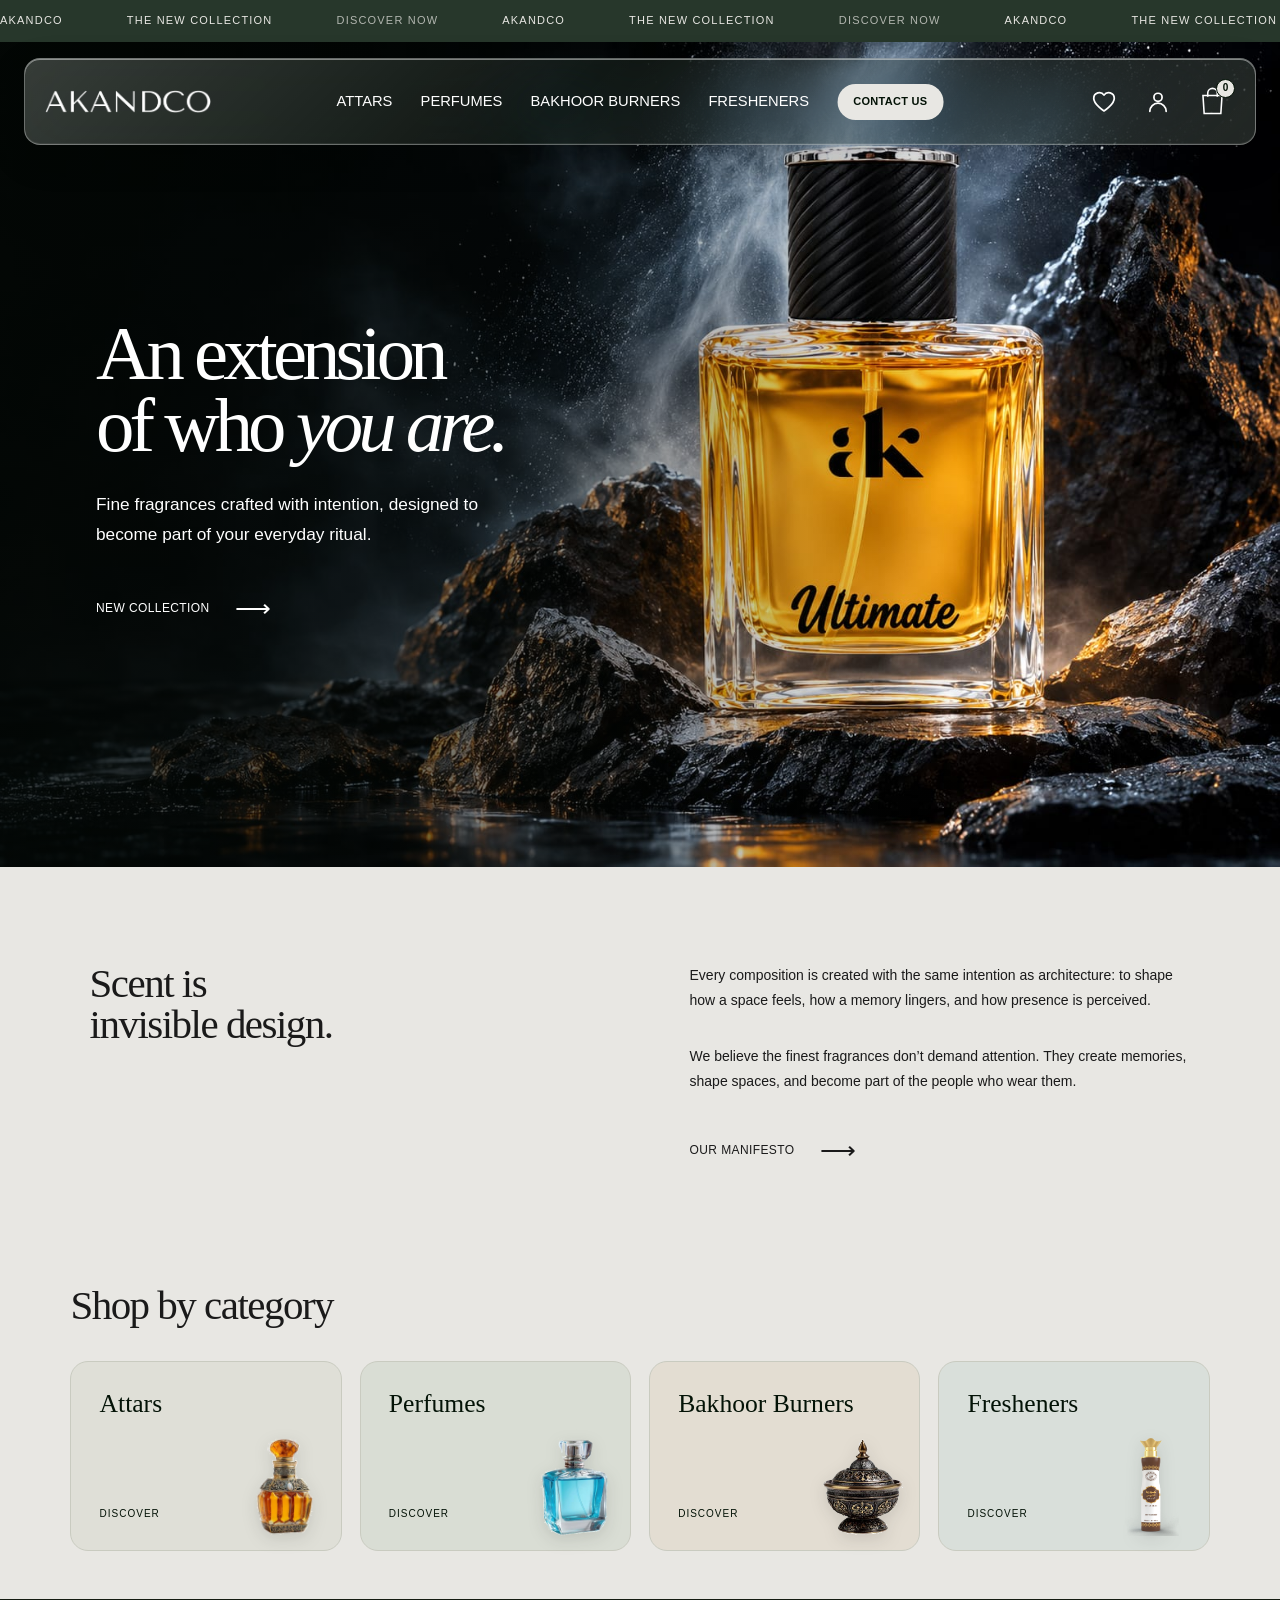
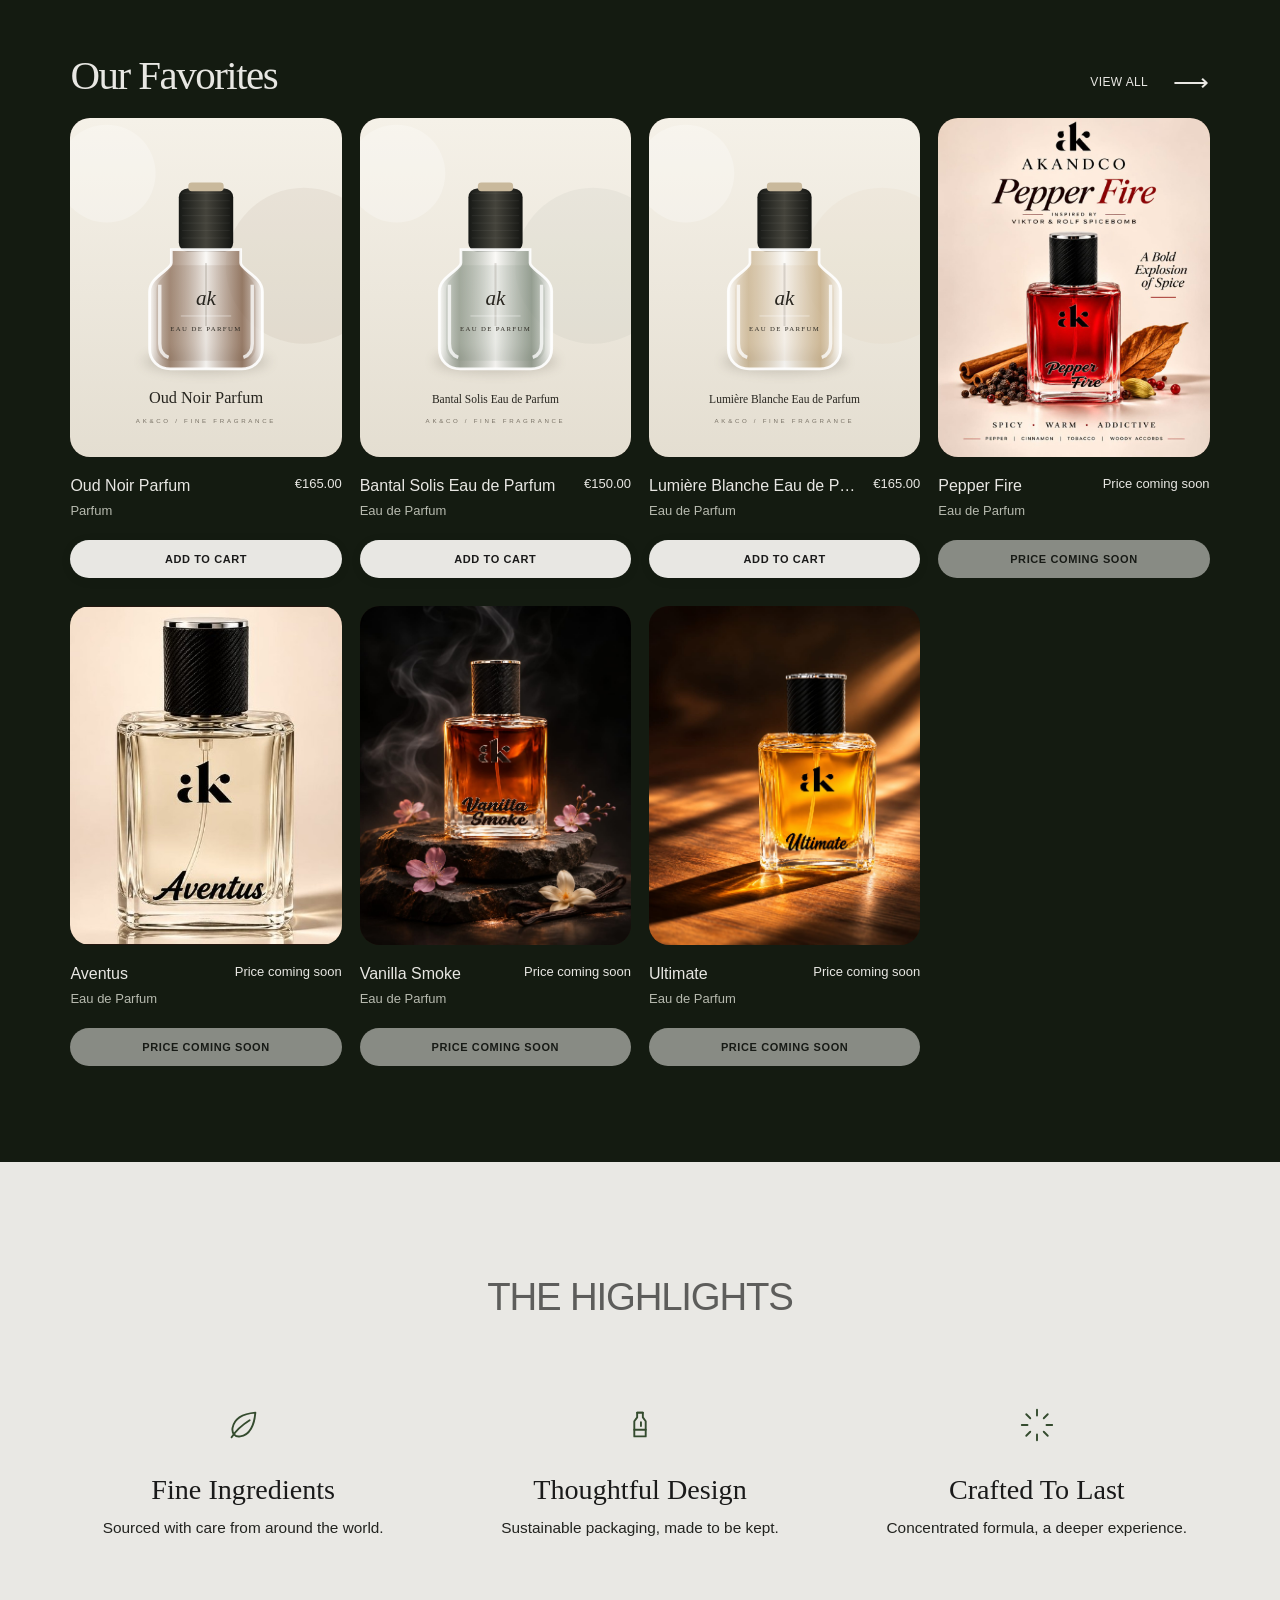
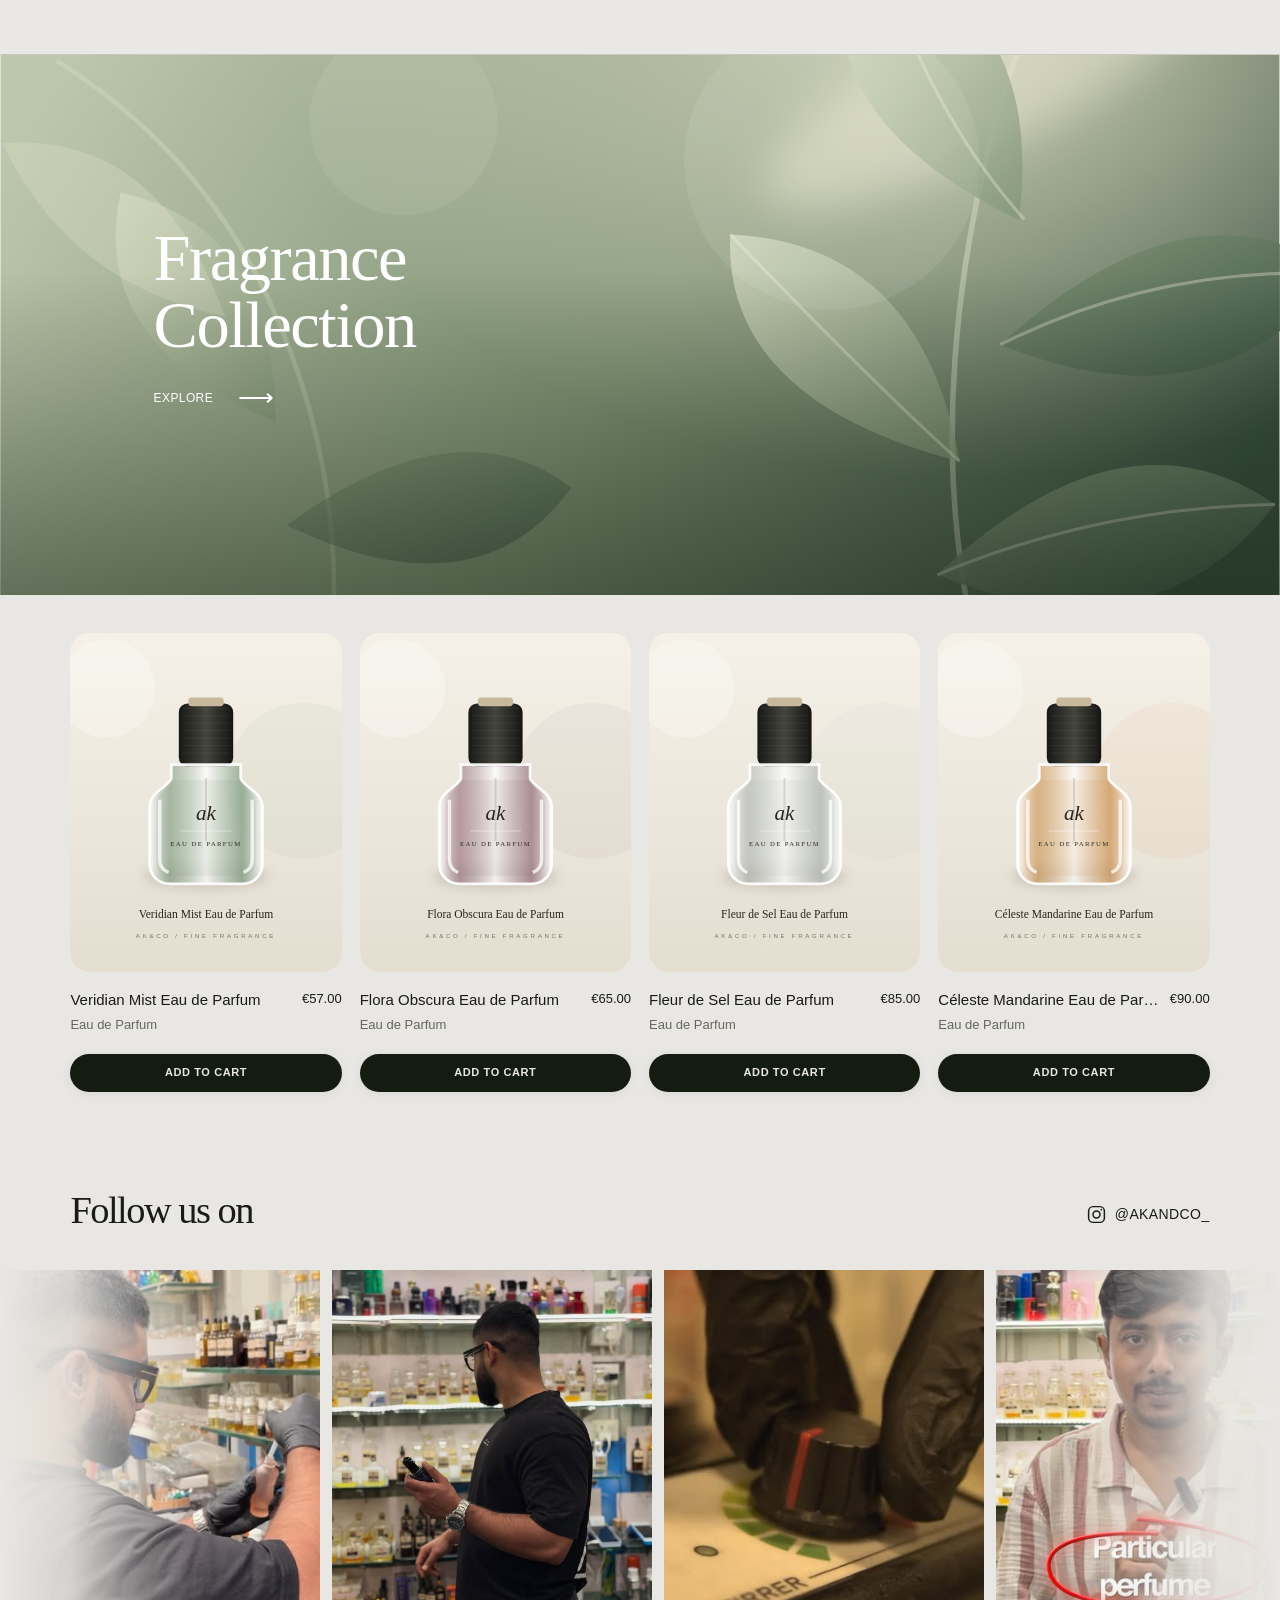
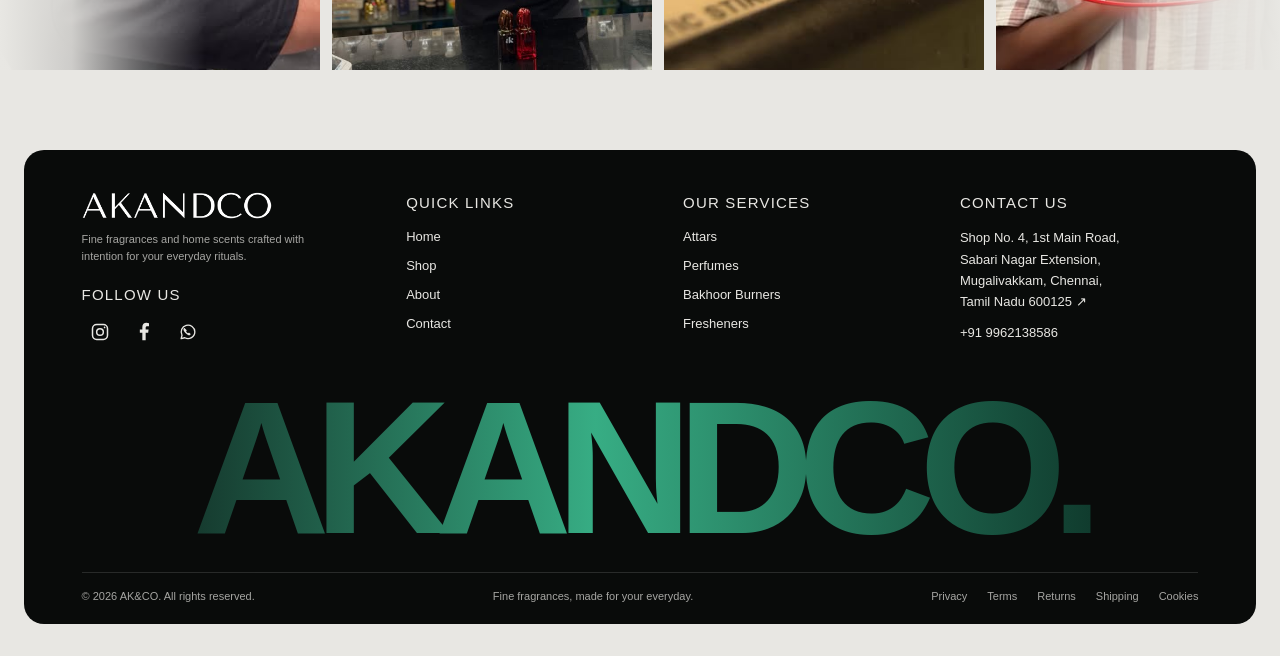
<file: index.html>
<!doctype html>
<html lang="en">
  <head>
    <meta charset="UTF-8" />
    <meta name="viewport" content="width=device-width, initial-scale=1" />
    <meta
      name="description"
      content="AK&CO. Fine fragrances and home scents crafted with intention for your everyday rituals."
    />
    <meta name="theme-color" content="#031206" />
    <title>AK&CO — Fragrances &amp; Home Scents</title>
    <style>
      /* Everything, including the photographs and fonts, is contained in this file. */
      @font-face {
        font-family: SenseSerif;

        font-style: normal;
        font-weight: 400 600;
        font-display: swap;
      }
      @font-face {
        font-family: SenseSerif;

        font-style: italic;
        font-weight: 400;
        font-display: swap;
      }
      @font-face {
        font-family: SenseSans;

        font-weight: 400;
        font-display: swap;
      }
      :root {
        --paper: #e8e7e3;
        --ink: #1a1a1a;
        --olive: #031206;
        --line: #c9c9bf;
        --serif: SenseSerif, Georgia, serif;
        --sans: SenseSans, Arial, sans-serif;
        --gutter: clamp(24px, 5.5vw, 96px);
        --section-space: clamp(64px, 7.5vw, 112px);
        --muted: #65675d;
        --ease: cubic-bezier(0.22, 0.61, 0.36, 1);
      }
      * {
        box-sizing: border-box;
      }
      html {
        scroll-behavior: smooth;
        scroll-padding-top: 108px;
        -webkit-text-size-adjust: 100%;
        background: var(--paper);
      }
      body {
        width: 100%;
        max-width: 1440px;
        margin: 0 auto;
        background: var(--paper);
        color: var(--ink);
        font-family: var(--sans);
        font-size: 14px;
        line-height: 1.55;
        -webkit-font-smoothing: antialiased;
        text-rendering: optimizeLegibility;
      }
      ::selection {
        background: #bec5b5;
        color: var(--ink);
      }
      :focus-visible {
        outline: 2px solid currentColor;
        outline-offset: 5px;
      }
      main,
      footer,
      .spring-products,
      .newsletter {
        min-width: 0;
      }
      body.locked {
        overflow: hidden;
      }
      button,
      input {
        font: inherit;
      }
      button,
      a {
        -webkit-tap-highlight-color: transparent;
      }
      a {
        color: inherit;
        text-decoration: none;
      }
      button {
        color: inherit;
      }
      button,
      a,
      input {
        outline-offset: 5px;
      }
      button,
      a[href],
      [role="button"],
      input[type="submit"],
      input[type="button"] {
        cursor: pointer;
      }
      button:disabled,
      input:disabled {
        cursor: not-allowed;
      }
      img {
        display: block;
        width: 100%;
        object-fit: cover;
      }
      h1,
      h2,
      h3,
      p {
        margin: 0;
      }
      h1,
      h2,
      h3 {
        font-family: var(--serif);
        font-weight: 500;
        line-height: 1;
      }
      h2 {
        font-size: clamp(30px, 3.2vw, 48px);
        letter-spacing: -1.5px;
        text-wrap: balance;
      }
      button {
        border: 0;
        background: none;
      }
      em {
        font-weight: 400;
      }
      .announcement {
        overflow: hidden;
        background: #27372b;
        color: var(--paper);
        min-height: 42px;
      }
      .announcement a {
        display: flex;
        align-items: center;
        width: 100%;
        min-height: 42px;
        font-size: 11px;
        letter-spacing: 1.2px;
        text-transform: uppercase;
      }
      .announcement-track {
        display: flex;
        width: max-content;
        animation: announcement-scroll 28s linear infinite;
      }
      .announcement-group {
        display: flex;
        align-items: center;
        flex: 0 0 auto;
        gap: clamp(28px, 5vw, 72px);
        padding-right: clamp(28px, 5vw, 72px);
        white-space: nowrap;
      }
      .announcement-item {
        display: inline-flex;
        align-items: center;
        gap: clamp(28px, 5vw, 72px);
      }
      .announcement-item span:last-child {
        opacity: 0.72;
      }
      .announcement-item span[aria-hidden="true"] {
        opacity: 1;
        font-size: 15px;
      }
      .announcement:hover .announcement-track,
      .announcement:focus-within .announcement-track {
        animation-play-state: paused;
      }
      @keyframes announcement-scroll {
        to {
          transform: translateX(-50%);
        }
      }
      .site-header {
        position: sticky;
        top: 16px;
        width: calc(100% - 48px);
        max-width: 1440px;
        height: 87px;
        margin: 16px auto -103px;
        z-index: 10;
        color: #fff;
        display: flex;
        align-items: center;
        justify-content: space-between;
        padding: 12px 20px;
        border: 1px solid transparent;
        border-radius: 16px;
        background: transparent;
        isolation: isolate;
      }
      .site-header::before {
        content: "";
        position: absolute;
        inset: -1px;
        z-index: -1;
        pointer-events: none;
        border-radius: inherit;
        border: 1px solid #ffffff55;
        background:
          linear-gradient(135deg, #ffffff30 0%, #ffffff08 44%, #ffffff1c 100%),
          rgba(19, 31, 22, 0.4);
        backdrop-filter: blur(28px) saturate(165%);
        -webkit-backdrop-filter: blur(28px) saturate(165%);
        box-shadow:
          0 12px 36px #0000002e,
          inset 0 1px 0 #ffffff70,
          inset 0 -1px 0 #ffffff12;
        opacity: 1;
        transition:
          background 0.35s ease,
          box-shadow 0.35s ease,
          opacity 0.65s cubic-bezier(0.25, 0.1, 0.25, 1);
      }
      .site-header.scrolled::before {
        background:
          linear-gradient(135deg, #ffffff26 0%, #ffffff08 44%, #ffffff18 100%),
          rgba(13, 25, 17, 0.58);
        box-shadow:
          0 10px 32px #00000030,
          inset 0 1px 0 #ffffff60,
          inset 0 -1px 0 #ffffff12;
      }
      .logo {
        display: inline-flex;
        flex: 0 0 auto;
        align-items: center;
      }
      .logo img {
        display: block;
        width: clamp(132px, 13vw, 172px);
        max-height: 42px;
        object-fit: contain;
        object-position: left center;
      }
      .nav {
        position: absolute;
        left: 50%;
        transform: translateX(-50%);
        display: flex;
        align-items: center;
        gap: clamp(14px, 2.2vw, 32px);
      }
      .nav a {
        font-size: clamp(14px, 1.15vw, 16px);
        text-transform: uppercase;
        white-space: nowrap;
        position: relative;
        padding: 10px 0;
        transition: opacity 0.2s;
      }
      .nav a::after {
        content: "";
        position: absolute;
        left: 0;
        right: 0;
        bottom: 4px;
        height: 1px;
        background: currentColor;
        transform: scaleX(0);
        transform-origin: left;
        transition: transform 0.25s var(--ease);
      }
      .nav a:hover::after,
      .nav a:focus-visible::after {
        transform: scaleX(1);
      }
      .nav a:hover {
        opacity: 0.65;
      }
      .nav .nav-contact {
        display: inline-flex;
        min-height: 36px;
        align-items: center;
        justify-content: center;
        padding: 0 16px;
        border-radius: 999px;
        background: var(--paper);
        color: var(--olive);
        font-size: 11px;
        font-weight: 600;
        line-height: 1;
        letter-spacing: 0.3px;
        transition:
          background 0.2s,
          color 0.2s,
          transform 0.2s;
      }
      .nav .nav-contact::after {
        content: none;
      }
      .nav .nav-contact:hover,
      .nav .nav-contact:focus-visible {
        transform: translateY(-1px);
        background: #fff;
        color: var(--olive);
        opacity: 1;
      }
      .header-actions {
        display: flex;
        align-items: center;
        gap: 8px;
        margin-left: auto;
      }
      .header-icon {
        display: grid;
        width: 46px;
        height: 46px;
        flex: 0 0 46px;
        place-items: center;
        border-radius: 50%;
        transition:
          background 0.2s,
          color 0.2s;
      }
      .header-icon:hover {
        background: #ffffff18;
      }
      .header-icon svg {
        width: 28px;
        height: 28px;
        fill: none;
        stroke: currentColor;
        stroke-width: 1.5;
        stroke-linecap: round;
        stroke-linejoin: round;
      }
      .bag-button {
        position: relative;
        display: flex;
        align-items: center;
        width: 46px;
        height: 46px;
        flex: 0 0 46px;
        justify-content: center;
      }
      .bag-button svg {
        width: 29px;
        height: 31px;
      }
      .bag-count {
        position: absolute;
        top: 0;
        right: 0;
        display: grid;
        min-width: 19px;
        height: 19px;
        padding: 0 4px;
        place-items: center;
        border: 1px solid var(--olive);
        border-radius: 999px;
        background: var(--paper);
        color: var(--olive);
        font-size: 10px;
        font-weight: 600;
        line-height: 1;
      }
      .menu-button {
        display: none;
        width: 44px;
        height: 44px;
        padding: 9px;
      }
      .menu-button span {
        display: block;
        height: 2px;
        border-radius: 1px;
        background: currentColor;
        margin: 5px 0;
      }
      .hero {
        position: relative;
        min-height: 0;
        aspect-ratio: 1562 / 1007;
        display: flex;
        align-items: center;
        justify-content: flex-start;
        padding: 0 clamp(48px, 7.5vw, 120px);
        background: #f1e5d6;
      }
      .hero-image-button {
        position: absolute;
        inset: 0;
        z-index: 0;
        display: block;
        width: 100%;
        height: 100%;
        overflow: hidden;
        background: #f1e5d6;
      }
      .hero-image-button::after {
        position: absolute;
        inset: 0;
        background: linear-gradient(
          90deg,
          rgb(3 8 5 / 78%),
          rgb(3 8 5 / 54%) 36%,
          transparent 76%
        );
        content: "";
      }
      .hero-photo {
        display: block;
        width: 100%;
        height: 100%;
        object-fit: cover;
      }
      .hero-copy {
        position: relative;
        z-index: 1;
        width: min(52%, 620px);
        margin-top: 40px;
        color: #fff;
        pointer-events: none;
      }
      .hero-copy h1 {
        max-width: 580px;
        font-size: clamp(52px, 6vw, 86px);
        font-weight: 400;
        letter-spacing: -0.065em;
        line-height: 0.94;
      }
      .hero-copy h1 em {
        white-space: nowrap;
      }
      .hero-copy p {
        max-width: 440px;
        margin-top: 28px;
        font-size: clamp(15px, 1.35vw, 19px);
        line-height: 1.7;
      }
      .hero-copy .text-link {
        margin-top: 38px;
        color: inherit;
        pointer-events: auto;
      }
      .text-link {
        display: inline-flex;
        gap: 25px;
        align-items: center;
        font-size: 12px;
        text-transform: uppercase;
        letter-spacing: 0.4px;
        padding: 8px 0;
        border-bottom: 1px solid transparent;
        min-height: 44px;
        transition: border-color 0.25s;
      }
      .text-link .arrow {
        font-size: 25px;
        line-height: 1;
        transition: transform 0.2s;
      }
      .text-link:hover,
      .text-link:focus-visible {
        border-bottom-color: currentColor;
      }
      .text-link:hover .arrow {
        transform: translateX(6px);
      }
      .manifesto {
        padding: var(--section-space) 7% calc(var(--section-space) / 2);
        display: grid;
        grid-template-columns: minmax(0, 1fr) minmax(0, 1fr);
        gap: 9%;
      }
      .manifesto h2 {
        max-width: 510px;
      }
      .manifesto-copy {
        max-width: 510px;
        line-height: 1.8;
      }
      .manifesto-copy p + p {
        margin-top: 30px;
      }
      .manifesto-copy .text-link {
        margin-top: 35px;
      }
      .section {
        padding: 64px var(--gutter) var(--section-space);
      }
      .section#favorites {
        padding-top: 56px;
        background: #141b11;
        color: var(--paper);
      }
      .category-section {
        padding-bottom: 48px;
      }
      .category-section .category-links {
        margin-bottom: 0;
      }
      .section#favorites .product-info p {
        color: #b7baaf;
      }
      .section#favorites .product-info h3 {
        font-size: 16px;
      }
      .section#favorites .product-add {
        color: var(--ink);
      }
      .section#favorites .category-empty {
        border-color: #ffffff45;
      }
      .section#favorites .category-empty p {
        color: #c1c3b5;
      }
      .section-heading {
        display: flex;
        justify-content: space-between;
        align-items: end;
        margin-bottom: 35px;
        gap: 24px;
      }
      .section-heading.favorites-heading {
        align-items: flex-end;
        margin-bottom: 22px;
      }
      .favorites-heading .text-link {
        min-height: 0;
        padding: 0;
        line-height: 1;
      }
      .category-links {
        display: grid;
        grid-template-columns: repeat(4, minmax(0, 1fr));
        gap: 18px;
        margin: 0 0 80px;
      }
      .category-links a {
        position: relative;
        display: flex;
        min-width: 0;
        min-height: 190px;
        flex-direction: column;
        justify-content: space-between;
        padding: clamp(18px, 2.2vw, 30px);
        border: 1px solid #c9cbc0;
        border-radius: 18px;
        background: #dfdfd7;
        color: var(--olive);
        transition: transform 180ms ease;
      }
      .category-card-label {
        position: relative;
        z-index: 1;
        max-width: 100%;
        font-family: var(--serif);
        font-size: clamp(20px, 2vw, 28px);
        line-height: 1.1;
      }
      .category-card-image {
        position: absolute;
        right: 12px;
        bottom: 12px;
        width: clamp(60px, 7vw, 88px);
        height: clamp(82px, 8vw, 102px);
        border-radius: 8px;
        object-fit: contain;
        filter: drop-shadow(0 5px 8px #1a1a1a20);
        transition: transform 250ms var(--ease);
      }
      .category-links a:nth-child(3) .category-card-image {
        object-position: 27% center;
      }
      .category-card-cta {
        position: relative;
        z-index: 1;
        display: block;
        max-width: calc(100% - 74px);
        font-size: 10px;
        letter-spacing: 1px;
        text-transform: uppercase;
      }
      .category-links a:nth-child(2) {
        background: #d9ddd4;
      }
      .category-links a:nth-child(3) {
        background: #e3ddd2;
      }
      .category-links a:nth-child(4) {
        background: #d9dfda;
      }
      .category-links a:hover {
        transform: translateY(-3px);
      }
      .category-links a:hover .category-card-image {
        transform: translateY(-4px) scale(1.04);
      }
      .products {
        display: grid;
        grid-template-columns: repeat(4, minmax(0, 1fr));
        gap: 28px 18px;
      }
      .products .product[hidden] {
        display: none;
      }
      .category-empty {
        padding: 56px 20px;
        border: 1px solid #d8d9d0;
        border-radius: 18px;
        text-align: center;
      }
      .category-empty h3 {
        margin: 0 0 8px;
        font: 400 28px/1.2 var(--serif);
      }
      .category-empty p {
        margin: 0;
        color: var(--muted);
        font-size: 13px;
      }
      .product {
        min-width: 0;
        cursor: pointer;
        transition: transform 0.4s var(--ease);
      }
      .product-image {
        position: relative;
        overflow: hidden;
        border-radius: 20px;
        background: #deded6;
        transition: box-shadow 0.4s var(--ease);
      }
      .product-image img {
        aspect-ratio: 4/5;
        transition: transform 0.7s var(--ease);
      }
      .product-image.has-artwork {
        display: grid;
        min-height: 0;
        aspect-ratio: 4 / 5;
        place-items: center;
        background: #24160f;
      }
      .product-image.has-artwork .product-page-link {
        display: grid;
        width: 100%;
        height: 100%;
        place-items: center;
      }
      .product-image.has-artwork img {
        width: 100%;
        height: 100%;
        object-fit: contain;
      }
      .product-add {
        display: block;
        width: 100%;
        min-height: 38px;
        margin-top: 2px;
        padding: 0 14px;
        border-radius: 999px;
        background: var(--paper);
        font-size: 11px;
        font-weight: 600;
        letter-spacing: 0.6px;
        line-height: 1;
        box-shadow: 0 2px 12px #0001;
        text-transform: uppercase;
        white-space: nowrap;
        transition:
          background 0.2s,
          transform 0.25s var(--ease),
          box-shadow 0.25s;
      }
      .product-add:hover {
        background: #fff;
        box-shadow: 0 4px 18px #0002;
      }
      .product-add:active {
        transform: scale(0.98);
      }
      .product-add:disabled {
        opacity: 0.55;
        box-shadow: none;
        cursor: not-allowed;
      }
      .product-info {
        padding: 17px 0;
        display: flex;
        justify-content: space-between;
        gap: 10px;
        font-size: 14px;
      }
      .product-info h3 {
        overflow: hidden;
        font-family: var(--sans);
        font-size: 15px;
        line-height: 1.5;
        letter-spacing: 0;
        text-overflow: ellipsis;
        white-space: nowrap;
      }
      .product-info > div {
        min-width: 0;
      }
      .product-info p {
        font-size: 13px;
        color: var(--muted);
        margin-top: 3px;
      }
      .spring-products .product-info > div {
        min-width: 0;
      }
      .spring-products .product-info {
        display: grid;
        grid-template-columns: minmax(0, 1fr) auto;
        align-items: start;
      }
      .spring-products .price {
        flex-shrink: 0;
      }
      .price {
        white-space: nowrap;
        font-size: 13px;
        font-variant-numeric: tabular-nums;
      }
      .highlights {
        padding: clamp(72px, 9vw, 130px) 5.5%;
        background: #e9e8e4;
      }
      .highlights-title {
        margin: 0;
        color: #5d5d5b;
        font-family: var(--sans);
        font-size: clamp(26px, 3vw, 40px);
        font-weight: 400;
        letter-spacing: -1.2px;
        text-align: center;
        text-transform: uppercase;
      }
      .benefits {
        display: grid;
        grid-template-columns: repeat(3, minmax(0, 1fr));
        gap: clamp(24px, 4vw, 60px);
        margin: clamp(60px, 7vw, 100px) auto 0;
        max-width: 1440px;
      }
      .benefit {
        display: flex;
        flex-direction: column;
        align-items: center;
        text-align: center;
      }
      .benefit svg {
        width: 38px;
        height: 38px;
        margin-bottom: 30px;
        color: #344b2e;
        fill: none;
        stroke: currentColor;
        stroke-linecap: round;
        stroke-linejoin: round;
        stroke-width: 2;
      }
      .benefit h3 {
        margin: 0 0 10px;
        font-size: clamp(24px, 2.2vw, 34px);
        font-weight: 400;
        line-height: 1.15;
      }
      .benefit p {
        margin: 0;
        color: #22231f;
        font-family: var(--sans);
        font-size: clamp(13px, 1.2vw, 17px);
        line-height: 1.5;
      }
      .spring {
        display: grid;
        grid-template-columns: 1fr;
        border-top: 1px solid var(--line);
      }
      .spring-feature {
        position: relative;
        min-height: 540px;
        overflow: hidden;
        color: white;
      }
      .spring-feature > img {
        position: absolute;
        inset: 0;
        height: 100%;
      }
      .spring-feature:after {
        content: "";
        position: absolute;
        inset: 0;
        background: linear-gradient(0deg, #17231477, transparent 60%);
      }
      .spring-title {
        position: sticky;
        top: 110px;
        z-index: 1;
        padding: 60px 12%;
      }
      .spring-title h2 {
        font-size: clamp(48px, 5.2vw, 78px);
        max-width: 360px;
      }
      .spring-title .text-link {
        margin-top: 18px;
      }
      .spring-products {
        display: grid;
        grid-template-columns: repeat(4, minmax(0, 1fr));
        gap: 28px 18px;
        padding: 38px var(--gutter) clamp(32px, 4vw, 56px);
      }
      .spring-products .product-add {
        min-width: 0;
        background: #141b11;
        color: var(--paper);
      }
      .spring-products .product-image {
        border: 0;
        background: #f5f1e8;
        box-shadow: none;
      }
      .spring-products .product-image img {
        border: 0;
        box-shadow: none;
      }
      .spring-products .product-add:hover {
        background: #263522;
        box-shadow: 0 4px 18px #0003;
      }
      .social {
        padding: 48px 0 80px;
        color: var(--ink);
      }
      .social .section-heading {
        justify-content: space-between;
        align-items: flex-end;
        padding: 0 5.5%;
        margin-bottom: 40px;
        gap: 18px;
      }
      .social h2 {
        font-size: clamp(30px, 3vw, 44px);
      }
      .social-title {
        display: flex;
        align-items: center;
      }
      .social-profile-icon {
        width: 1.5em;
        height: 1.5em;
        flex: 0 0 auto;
        fill: none;
        stroke: currentColor;
        stroke-width: 1.7;
        stroke-linecap: round;
        stroke-linejoin: round;
      }
      .social .text-link {
        min-height: 0;
        padding: 0 0 4px;
        line-height: 1;
        font-size: 14px;
        gap: 8px;
      }
      .social-gallery {
        position: relative;
        overflow: hidden;
        isolation: isolate;
      }
      .social-gallery::before,
      .social-gallery::after {
        position: absolute;
        z-index: 1;
        top: 0;
        bottom: 0;
        width: clamp(88px, 16vw, 260px);
        content: "";
        pointer-events: none;
      }
      .social-gallery::before {
        left: 0;
        background: linear-gradient(
          90deg,
          var(--paper),
          rgb(232 231 227 / 88%) 35%,
          transparent
        );
      }
      .social-gallery::after {
        right: 0;
        background: linear-gradient(
          270deg,
          var(--paper),
          rgb(232 231 227 / 88%) 35%,
          transparent
        );
      }
      .social-track {
        display: flex;
        width: max-content;
        animation: instagram-scroll 42s linear infinite;
      }
      .social-group {
        display: flex;
        flex-shrink: 0;
        gap: 12px;
        padding-right: 12px;
      }
      .social-group a {
        display: block;
        flex: 0 0 clamp(260px, 25vw, 420px);
        width: clamp(260px, 25vw, 420px);
        aspect-ratio: 4 / 5;
      }
      .social-gallery:hover .social-track,
      .social-gallery:focus-within .social-track {
        animation-play-state: paused;
      }
      @keyframes instagram-scroll {
        to {
          transform: translateX(-50%);
        }
      }
      .social-gallery img {
        width: 100%;
        height: 100%;
        object-fit: cover;
        transition:
          filter 0.35s,
          transform 0.65s var(--ease);
      }
      .social-group a {
        overflow: hidden;
      }
      .social-gallery a:hover img {
        filter: brightness(0.9);
      }
      footer {
        width: calc(100% - 48px);
        max-width: 1440px;
        margin: 0 auto 32px;
        overflow: hidden;
        border-radius: 20px;
        background: #090b0a;
        color: var(--paper);
        padding: 42px clamp(24px, 4.5vw, 62px) 0;
      }
      .footer-top {
        display: grid;
        grid-template-columns: minmax(0, 1.2fr) repeat(3, minmax(0, 1fr));
        grid-template-areas: "intro quick services contact";
        column-gap: clamp(20px, 3vw, 44px);
        row-gap: 36px;
      }
      .footer-intro {
        grid-area: intro;
        max-width: 290px;
      }
      .footer-intro h2 {
        margin: 0 0 12px;
        font-family: var(--sans);
        font-size: 19px;
        font-weight: 700;
        line-height: 1;
        letter-spacing: -0.7px;
      }
      .footer-intro > img {
        width: clamp(140px, 16vw, 190px);
        height: auto;
        margin-bottom: 12px;
        object-fit: contain;
      }
      .footer-intro p {
        max-width: 260px;
        font-size: 11px;
        line-height: 1.6;
        opacity: 0.7;
      }
      .footer-links {
        display: flex;
        flex-direction: column;
        align-items: start;
        gap: 9px;
        min-width: 0;
        font-size: 13px;
      }
      .footer-quick-links {
        grid-area: quick;
      }
      .footer-services {
        grid-area: services;
      }
      .footer-links .footer-heading {
        margin-bottom: 4px;
      }
      .footer-links a:hover {
        text-decoration: underline;
      }
      .footer-social a {
        display: grid;
        width: 36px;
        height: 36px;
        place-items: center;
        transition: opacity 180ms ease;
      }
      .footer-social a:hover {
        opacity: 0.65;
      }
      .footer-social svg {
        display: block;
        width: 20px;
        height: 20px;
      }
      .footer-social {
        display: flex;
        flex-direction: row;
        flex-wrap: wrap;
        align-items: center;
        gap: 8px;
        margin-top: 18px;
      }
      .footer-social .footer-heading {
        flex-basis: 100%;
        margin-bottom: 0;
      }
      .footer-address a {
        line-height: 1.65;
        max-width: 240px;
        overflow-wrap: anywhere;
      }
      .footer-address {
        grid-area: contact;
      }
      .footer-heading,
      .newsletter h3 {
        font-family: var(--sans);
        font-size: 15px;
        font-weight: 500;
        line-height: 1.5;
        letter-spacing: 1.2px;
        text-transform: uppercase;
        margin-bottom: 10px;
      }
      .newsletter {
        grid-column: 1 / -1;
        display: grid;
        grid-template-columns: minmax(0, 1fr) minmax(260px, 0.85fr);
        align-items: center;
        column-gap: clamp(32px, 7vw, 100px);
        row-gap: 8px;
        width: 100%;
        max-width: none;
        margin: 0;
        padding-top: 24px;
        border-top: 1px solid #ffffff30;
      }
      .newsletter h3,
      .newsletter p {
        grid-column: 1;
      }
      .newsletter p {
        font-size: 13px;
        opacity: 0.75;
        margin: 0;
        max-width: 350px;
      }
      .newsletter form {
        grid-column: 2;
        grid-row: 1 / span 2;
        width: 100%;
      }
      .email-field {
        border-bottom: 1px solid #a0a28e;
        display: flex;
        align-items: center;
        transition: border-color 0.2s;
      }
      .email-field:focus-within {
        border-color: #fff;
      }
      .email-field input {
        border: 0;
        background: none;
        color: inherit;
        min-width: 0;
        flex: 1;
        padding: 13px 0;
        outline-offset: 1px;
        border-radius: 0;
        color-scheme: dark;
        caret-color: var(--paper);
      }
      .email-field input:focus,
      .email-field input:focus-visible {
        outline: none;
        background: transparent;
        box-shadow: none;
      }
      .email-field input:-webkit-autofill,
      .email-field input:-webkit-autofill:hover,
      .email-field input:-webkit-autofill:focus {
        -webkit-text-fill-color: var(--paper);
        -webkit-box-shadow: 0 0 0 1000px var(--olive) inset;
      }
      .email-field input::placeholder {
        color: #c1c3b5;
      }
      .email-field button {
        font-size: 28px;
        padding: 0 6px;
        min-width: 44px;
        min-height: 44px;
      }
      .form-status {
        min-height: 22px;
        font-size: 12px;
        margin-top: 8px;
      }
      .footer-brand {
        overflow: hidden;
        background: linear-gradient(
          90deg,
          #102720 4%,
          #37ad84 46%,
          #0c3025 95%
        );
        background-clip: text;
        color: transparent;
        font-family: Arial, Helvetica, sans-serif;
        font-size: clamp(72px, 15vw, 190px);
        font-weight: 800;
        line-height: 1;
        letter-spacing: -0.085em;
        white-space: nowrap;
        margin: 22px 0 10px;
        text-align: center;
      }
      .footer-bottom {
        border-top: 1px solid #ffffff30;
        padding: 15px 0 18px;
        display: flex;
        align-items: center;
        justify-content: space-between;
        gap: 20px;
        font-size: 11px;
        opacity: 0.7;
      }
      .footer-legal {
        display: flex;
        flex-wrap: wrap;
        gap: 8px 20px;
      }
      .footer-legal a:hover {
        text-decoration: underline;
      }
      .overlay {
        position: fixed;
        inset: 0;
        background: #0006;
        z-index: 30;
        opacity: 0;
        visibility: hidden;
        transition: 0.25s;
      }
      .overlay.open {
        opacity: 1;
        visibility: visible;
      }
      #menu-overlay {
        transition:
          opacity 0.4s var(--ease),
          visibility 0s linear 0.4s;
      }
      #menu-overlay.open {
        transition:
          opacity 0.4s var(--ease),
          visibility 0s;
      }
      .drawer {
        position: absolute;
        right: 0;
        top: 0;
        display: flex;
        flex-direction: column;
        width: min(500px, 100%);
        height: 100%;
        background: var(--paper);
        padding: 30px clamp(22px, 4vw, 38px);
        overflow: auto;
        overscroll-behavior: contain;
        transform: translateX(100%);
        transition: transform 0.3s;
        border-radius: 24px 0 0 24px;
      }
      .open .drawer {
        transform: none;
      }
      .drawer-header {
        display: flex;
        justify-content: space-between;
        align-items: center;
        border-bottom: 1px solid var(--line);
        padding-bottom: 18px;
        flex: 0 0 auto;
      }
      .drawer-header h2 {
        margin: 0;
        font: 400 36px/1.1 var(--serif);
        letter-spacing: -1px;
      }
      .drawer-subtitle {
        margin: 7px 0 0;
        color: #74766a;
        font-size: 11px;
        letter-spacing: 0.04em;
      }
      .close {
        font-size: 30px;
        line-height: 1;
        min-width: 44px;
        min-height: 44px;
      }
      .cart-items {
        flex: 1 1 auto;
        padding: 12px 0;
        overflow: auto;
      }
      .cart-item {
        display: grid;
        grid-template-columns: 48px minmax(0, 1fr) auto;
        gap: 13px;
        align-items: start;
        border-bottom: 1px solid var(--line);
        padding: 18px 0;
      }
      .cart-item-mark {
        display: grid;
        width: 48px;
        aspect-ratio: 1;
        place-items: center;
        border-radius: 14px;
        background: #e4e5dc;
        color: var(--olive);
        font: italic 18px/1 var(--serif);
      }
      .cart-item h3 {
        margin: 1px 0 0;
        font: 400 16px/1.25 var(--serif);
      }
      .cart-item-type {
        margin: 4px 0 0;
        color: #74766a;
        font-size: 10px;
      }
      .cart-item-price {
        margin: 8px 0 0;
        font-size: 11px;
      }
      .remove {
        color: #74766a;
        font-size: 11px;
        text-decoration: underline;
        text-underline-offset: 3px;
        padding: 4px;
      }
      .cart-quantity {
        display: inline-flex;
        align-items: center;
        gap: 12px;
        min-height: 34px;
        margin-top: 10px;
        padding: 2px 9px;
        border: 1px solid var(--line);
        border-radius: 999px;
      }
      .cart-quantity button {
        display: grid;
        width: 24px;
        height: 24px;
        place-items: center;
        border-radius: 50%;
        font-size: 16px;
      }
      .cart-quantity button:hover {
        background: #e4e5dc;
      }
      .cart-quantity span {
        min-width: 12px;
        text-align: center;
        font-size: 11px;
      }
      .cart-empty {
        display: grid;
        min-height: 220px;
        align-content: center;
        justify-items: center;
        gap: 10px;
        padding: 28px;
        text-align: center;
      }
      .cart-empty strong {
        font: 400 24px/1.2 var(--serif);
      }
      .cart-empty p {
        max-width: 230px;
        margin: 0;
        color: #74766a;
        font-size: 12px;
      }
      .cart-empty a,
      .cart-checkout {
        display: flex;
        min-height: 48px;
        align-items: center;
        justify-content: center;
        border: 1px solid var(--olive);
        border-radius: 999px;
        background: var(--olive);
        color: var(--paper);
        font-size: 11px;
        transition:
          background 180ms ease,
          color 180ms ease;
      }
      .cart-empty a {
        min-width: 190px;
        margin-top: 6px;
        padding: 0 20px;
      }
      .cart-empty a:hover,
      .cart-checkout:hover:not(:disabled) {
        background: transparent;
        color: var(--olive);
      }
      .cart-total {
        border-top: 1px solid var(--line);
        padding: 17px 0 9px;
        display: flex;
        justify-content: space-between;
        font-size: 13px;
      }
      .cart-footer {
        flex: 0 0 auto;
        border-top: 1px solid var(--line);
        padding-top: 6px;
      }
      .cart-checkout {
        width: 100%;
        padding: 0 20px;
      }
      .cart-checkout:disabled {
        cursor: not-allowed;
        opacity: 0.5;
      }
      .cart-note {
        margin: 10px 0 0;
        font-size: 10px;
        color: #74766a;
        text-align: center;
      }
      .cart-status {
        min-height: 16px;
        margin: 5px 0 0;
        color: #74766a;
        font-size: 10px;
        text-align: center;
      }
      @media (max-width: 520px) {
        .drawer {
          border-radius: 20px 0 0 20px;
        }
      }
      .toast {
        position: fixed;
        bottom: max(25px, env(safe-area-inset-bottom));
        left: 50%;
        transform: translate(-50%, 20px);
        background: var(--olive);
        color: white;
        padding: 12px 24px;
        font-size: 13px;
        z-index: 50;
        opacity: 0;
        pointer-events: none;
        transition: 0.25s;
        max-width: 90%;
        text-align: center;
      }
      .toast.show {
        opacity: 1;
        transform: translate(-50%, 0);
      }
      .mobile-nav {
        display: none;
      }
      .skip-link {
        position: absolute;
        top: -100px;
        z-index: 60;
        background: var(--paper);
        padding: 12px;
      }
      .skip-link:focus {
        top: 0;
      }
      @media (min-width: 1500px) {
        .hero {
          padding-left: 10%;
        }
        .section,
        .highlights {
          padding-left: 8%;
          padding-right: 8%;
        }
      }
      @media (min-width: 1800px) {
        .hero {
          width: 100%;
          max-width: 1440px;
          height: auto;
          margin: 0 auto;
          padding-left: 0;
        }
        .manifesto,
        .section,
        .highlights,
        .spring-products {
          max-width: 1920px;
          margin-right: auto;
          margin-left: auto;
        }
        .manifesto {
          padding-right: 120px;
          padding-left: 120px;
        }
        .section,
        .highlights {
          padding-right: 120px;
          padding-left: 120px;
        }
        .spring-products {
          width: 100%;
          padding-right: 120px;
          padding-left: 120px;
        }
        .social .section-heading {
          max-width: 1920px;
          margin-right: auto;
          margin-left: auto;
          padding-right: 120px;
          padding-left: 120px;
        }
        footer .footer-top,
        footer .footer-brand,
        footer .footer-bottom {
          max-width: 1680px;
          margin-right: auto;
          margin-left: auto;
        }
      }
      @media (max-width: 900px) {
        .manifesto {
          gap: 7%;
          padding: 80px 5.5%;
        }
        .manifesto h2 {
          font-size: 52px;
        }
        .benefit {
          display: block;
        }
        .benefit svg {
          margin-bottom: 18px;
        }
        .spring-products {
          padding: 22px;
          gap: 15px;
        }
        .products {
          grid-template-columns: repeat(3, minmax(0, 1fr));
          gap: 24px 14px;
        }
        .product-info {
          display: block;
          padding: 12px 0;
        }
        .price {
          display: block;
          margin-top: 7px;
          font-size: 12px;
        }
        .spring-feature {
          min-height: 650px;
        }
        .footer-top {
          grid-template-columns: repeat(2, minmax(0, 1fr));
          grid-template-areas:
            "intro intro"
            "quick services"
            "contact contact";
        }
        .footer-intro {
          max-width: 100%;
        }
        .newsletter {
          margin-left: 0;
          max-width: none;
        }
      }
      @media (max-width: 600px) {
        .announcement {
          min-height: 40px;
        }
        .announcement a {
          min-height: 40px;
          font-size: 10px;
          letter-spacing: 1px;
        }
        .announcement-group,
        .announcement-item {
          gap: 24px;
        }
        .announcement-group {
          padding-right: 24px;
        }
        .site-header {
          top: 12px;
          width: calc(100% - 24px);
          height: 72px;
          margin: 12px auto -84px;
          padding: 8px 12px;
          border-radius: 14px;
        }
        .logo {
          max-width: 42vw;
        }
        .site-header > .logo img {
          width: clamp(88px, 29vw, 114px);
          max-height: 36px;
        }
        .nav {
          display: none;
        }
        .header-actions {
          gap: 1px;
        }
        .header-icon {
          width: 42px;
          height: 42px;
          flex-basis: 42px;
        }
        .header-icon svg {
          width: 24px;
          height: 24px;
        }
        .bag-button {
          width: 42px;
          height: 42px;
          flex-basis: 42px;
          margin: 0;
        }
        .bag-button svg {
          width: 25px;
          height: 27px;
        }
        .menu-button {
          display: block;
          width: 40px;
          height: 40px;
          padding: 9px;
        }
        .hero {
          min-height: 0;
          aspect-ratio: 9 / 16;
          align-items: flex-end;
          padding: 0 24px 54px;
        }
        .hero-photo {
          object-position: 80% center;
        }
        .hero-image-button::after {
          background: linear-gradient(
            0deg,
            rgb(3 8 5 / 82%),
            rgb(3 8 5 / 52%) 42%,
            transparent 78%
          );
        }
        .hero-copy {
          width: 100%;
          margin-top: 0;
        }
        .hero-copy h1 {
          max-width: 360px;
          font-size: clamp(42px, 12vw, 56px);
          letter-spacing: -0.055em;
          line-height: 0.98;
        }
        .hero-copy h1 em {
          white-space: normal;
        }
        .hero-copy p {
          max-width: 320px;
          margin-top: 18px;
          font-size: 14px;
          line-height: 1.6;
        }
        .hero-copy .text-link {
          margin-top: 22px;
        }
        .manifesto {
          display: block;
          padding: 65px 24px 32.5px;
        }
        .manifesto h2 {
          font-size: 34px;
          letter-spacing: -1.8px;
          margin-bottom: 30px;
        }
        .manifesto-copy p + p {
          margin-top: 40px;
        }
        .manifesto-copy .text-link {
          margin-top: 32px;
        }
        .section {
          padding: 45px 24px 50px;
        }
        .section#favorites {
          padding-top: 45px;
        }
        .category-section {
          padding-bottom: 36px;
        }
        .section-heading {
          margin-bottom: 25px;
          align-items: center;
          gap: 16px;
        }
        .favorites-heading {
          margin-bottom: 18px;
        }
        .section-heading h2 {
          font-size: clamp(26px, 7vw, 32px);
          letter-spacing: -1px;
        }
        .section-heading .text-link {
          font-size: 10px;
          gap: 12px;
          flex-shrink: 0;
        }
        .products {
          grid-template-columns: repeat(2, minmax(0, 1fr));
          gap: 22px 14px;
        }
        .category-links {
          grid-template-columns: repeat(2, minmax(0, 1fr));
          gap: 10px;
          margin: 0 0 54px;
        }
        .category-links a {
          min-height: 142px;
          padding: 16px;
          border-radius: 14px;
        }
        .category-card-image {
          right: 5px;
          bottom: 9px;
          width: 54px;
          height: 70px;
        }
        .category-card-label {
          font-size: clamp(18px, 5.5vw, 23px);
        }
        .category-card-cta {
          max-width: calc(100% - 48px);
          font-size: 10px;
        }
        .product-info h3 {
          font-size: 14px;
          line-height: 1.35;
        }
        .section#favorites .product-info h3 {
          font-size: 15px;
        }
        .product-info p {
          font-size: 12px;
        }
        .product-info .price {
          font-size: 11px;
        }
        .product-add {
          min-height: 36px;
          padding: 0 10px;
          font-size: 10px;
        }
        .highlights {
          padding: 70px 24px;
        }
        .benefits {
          grid-template-columns: 1fr;
          gap: 52px;
          margin-top: 52px;
        }
        .benefit {
          display: flex;
        }
        .benefit svg {
          margin-bottom: 18px;
        }
        .benefit h3 {
          font-size: 27px;
        }
        .spring {
          grid-template-columns: 1fr;
        }
        .spring-feature {
          min-height: 540px;
        }
        .spring-title {
          padding: 40px 24px;
          position: relative;
          top: 0;
        }
        .spring-title h2 {
          font-size: 54px;
          max-width: 260px;
        }
        .spring-products {
          grid-auto-columns: calc((100% - 14px) / 2);
          grid-auto-flow: column;
          grid-template-columns: none;
          overflow-x: auto;
          padding: 28px 28px;
          gap: 24px 14px;
          scroll-snap-type: x mandatory;
          scroll-padding-inline: 28px;
          scrollbar-width: none;
          -ms-overflow-style: none;
        }
        .spring-products::-webkit-scrollbar {
          display: none;
        }
        .spring-products > .product {
          min-width: 0;
          scroll-snap-align: start;
        }
        .spring-products .product-info h3 {
          font-size: 14px;
        }
        .spring-products .product-info p {
          font-size: 12px;
        }
        .spring-products .product-add {
          min-width: 0;
        }
        .social {
          padding: 55px 0;
        }
        .social .section-heading {
          padding: 0 24px;
          display: flex;
          align-items: flex-end;
          justify-content: space-between;
          gap: 12px;
        }
        .social h2 {
          font-size: 30px;
          min-width: 0;
        }
        .social .text-link {
          margin-top: 0;
          font-size: 12px;
          gap: 8px;
          flex-shrink: 0;
        }
        .social-gallery {
          padding: 0;
        }
        .social-group a {
          flex-basis: 65vw;
          width: 65vw;
        }
        footer {
          width: auto;
          margin: 0 12px 16px;
          padding: 32px 22px 0;
          border-radius: 16px;
        }
        .footer-top {
          grid-template-columns: minmax(0, 1fr);
          grid-template-areas:
            "intro"
            "quick"
            "services"
            "contact";
          gap: 0;
        }
        .footer-intro {
          max-width: 100%;
          text-align: center;
        }
        .footer-intro > img {
          display: block;
          margin-right: auto;
          margin-left: auto;
        }
        .footer-intro p {
          margin-right: auto;
          margin-left: auto;
        }
        .footer-social {
          justify-content: center;
          gap: 8px;
        }
        .footer-social .footer-heading {
          flex-basis: 100%;
          margin-right: 0;
          text-align: center;
        }
        .footer-social a {
          width: 36px;
          height: 36px;
        }
        .footer-social svg {
          width: 20px;
          height: 20px;
        }
        .footer-quick-links,
        .footer-services,
        .footer-address {
          align-items: center;
          padding-top: 20px;
          border-top: 1px solid #ffffff30;
          text-align: center;
        }
        .footer-quick-links,
        .footer-services {
          margin-top: 20px;
        }
        .footer-address {
          min-width: 0;
          display: flex;
          flex-direction: column;
          margin-top: 20px;
        }
        .footer-address .footer-heading {
          margin-bottom: 0;
        }
        .footer-address a {
          max-width: 100%;
          overflow-wrap: anywhere;
        }
        .footer-address a:last-child {
          white-space: normal;
        }
        .newsletter {
          grid-column: 1 / -1;
          display: block;
          padding-top: 25px;
          margin: 0;
          max-width: none;
        }
        .newsletter form {
          margin-top: 18px;
        }
        .footer-brand {
          font-size: clamp(44px, 12vw, 72px);
          margin: 20px 0 8px;
        }
        .footer-bottom {
          display: grid;
          grid-template-columns: minmax(0, 1fr);
          justify-items: center;
          gap: 10px;
          font-size: 10px;
          text-align: center;
        }
        .footer-bottom > span:last-of-type {
          text-align: center;
        }
        .footer-legal {
          justify-content: center;
          gap: 8px 10px;
        }
        .mobile-nav {
          display: flex;
          position: absolute;
          inset: 0;
          flex-direction: column;
          justify-content: center;
          padding: calc(108px + env(safe-area-inset-top)) clamp(26px, 8vw, 48px)
            calc(28px + env(safe-area-inset-bottom));
          background: linear-gradient(155deg, #102218, var(--olive) 58%);
          color: var(--paper);
          overflow-y: auto;
          overscroll-behavior: contain;
        }
        .mobile-nav-label {
          margin-bottom: 14px;
          color: #c6cbbf;
          font-size: 10px;
          letter-spacing: 0.2em;
          text-transform: uppercase;
        }
        .mobile-nav > .menu-link {
          display: flex;
          align-items: center;
          justify-content: space-between;
          gap: 16px;
          border-bottom: 1px solid #ffffff26;
          padding: 13px 0;
          font-family: var(--serif);
          font-size: clamp(25px, 7vw, 34px);
          line-height: 1.2;
          text-transform: none;
          opacity: 0;
          transform: translateY(14px);
          transition:
            opacity 0.35s var(--ease),
            transform 0.45s var(--ease);
        }
        .mobile-nav > .menu-link::after {
          color: #c6cbbf;
          content: "↗";
          font: 16px var(--sans);
          transition: transform 0.25s var(--ease);
        }
        .mobile-nav > .menu-link:hover::after,
        .mobile-nav > .menu-link:focus-visible::after {
          transform: translate(3px, -3px);
        }
        .open .mobile-nav > .menu-link {
          opacity: 1;
          transform: translateY(0);
        }
        .open .mobile-nav > .menu-link:nth-of-type(2) {
          transition-delay: 0.08s;
        }
        .open .mobile-nav > .menu-link:nth-of-type(3) {
          transition-delay: 0.14s;
        }
        .open .mobile-nav > .menu-link:nth-of-type(4) {
          transition-delay: 0.2s;
        }
        .open .mobile-nav > .menu-link:nth-of-type(5) {
          transition-delay: 0.26s;
        }
        .mobile-nav-footer {
          margin-top: auto;
          padding-top: 24px;
          color: #c6cbbf;
          font-size: 11px;
          letter-spacing: 0.04em;
        }
        .mobile-nav .close {
          position: absolute;
          top: calc(18px + env(safe-area-inset-top));
          right: clamp(18px, 6vw, 32px);
          width: 44px;
          height: 44px;
          padding: 9px;
          display: grid;
          place-items: center;
        }
        .mobile-nav .close svg {
          width: 26px;
          height: 26px;
        }
        .mobile-nav .logo {
          position: absolute;
          top: calc(22px + env(safe-area-inset-top));
          left: clamp(24px, 7vw, 40px);
          max-width: 48vw;
        }
        .mobile-nav .logo img {
          width: clamp(132px, 40vw, 170px);
          max-height: 38px;
        }
      }
      @media (max-width: 700px) {
        .nav {
          display: none;
        }
        .menu-button {
          display: block;
        }
      }
      @media (hover: hover) and (pointer: fine) {
        .product:hover,
        .product:focus-within {
          transform: translateY(-6px);
        }
        .product:hover .product-image,
        .product:focus-within .product-image {
          box-shadow: 0 14px 28px -18px #03120655;
        }
        .product:hover .product-image img,
        .product:focus-within .product-image img {
          transform: scale(1.065);
        }
        .product-add:hover {
          transform: scale(1.08);
        }
        .product-add:active {
          transform: scale(0.94);
        }
        .social-gallery a:hover img {
          transform: scale(1.025);
        }
      }
      @media (hover: none) {
        .product:hover .product-image img {
          transform: none;
        }
        .social-gallery a:hover img {
          filter: none;
        }
      }
      @media (prefers-reduced-motion: reduce) {
        .product:hover,
        .product:focus-within,
        .product:hover .product-image img,
        .product:focus-within .product-image img,
        .product-add:hover,
        .product-add:active {
          transform: none;
        }
        .social-gallery {
          overflow-x: auto;
        }
        .social-group[aria-hidden="true"] {
          display: none;
        }
        html {
          scroll-behavior: auto;
        }
        *,
        *:before,
        *:after {
          transition: none !important;
          animation: none !important;
        }
        .announcement-track {
          animation: none;
        }
      }
      .product-page-link {
        display: block;
        width: 100%;
        height: 100%;
      }
    </style>
  </head>
  <body>
    <a class="skip-link" href="#main">Skip to content</a>
    <div class="announcement">
      <a href="#spring" aria-label="Discover the new collection">
        <span class="announcement-track" aria-hidden="true">
          <span class="announcement-group">
            <span class="announcement-item"
              ><span>AKANDCO</span><span>The new collection</span
              ><span>Discover now</span></span
            >
            <span class="announcement-item"
              ><span>AKANDCO</span><span>The new collection</span
              ><span>Discover now</span></span
            >
          </span>
          <span class="announcement-group">
            <span class="announcement-item"
              ><span>AKANDCO</span><span>The new collection</span
              ><span>Discover now</span></span
            >
            <span class="announcement-item"
              ><span>AKANDCO</span><span>The new collection</span
              ><span>Discover now</span></span
            >
          </span>
        </span>
      </a>
    </div>
    <header class="site-header">
      <a class="logo" href="#" aria-label="AKANDCO home"
        ><img src="akandco-logo.png" alt="AKANDCO"
      /></a>
      <nav class="nav" aria-label="Main navigation">
        <a href="shop.html?category=attars">Attars</a>
        <a href="shop.html?category=perfumes">Perfumes</a>
        <a href="shop.html?category=bakhoor-burners">Bakhoor Burners</a>
        <a href="shop.html?category=fresheners">Fresheners</a>
        <a class="nav-contact" href="#contact">Contact Us</a>
      </nav>
      <div class="header-actions">
        <a class="header-icon" href="#favorites" aria-label="Wishlist">
          <svg viewBox="0 0 24 24" aria-hidden="true">
            <path
              d="M20.8 8.7c0 5.3-8.8 11-8.8 11s-8.8-5.7-8.8-11a4.8 4.8 0 0 1 8.8-2.6 4.8 4.8 0 0 1 8.8 2.6Z"
            />
          </svg>
        </a>
        <a class="header-icon" href="#contact" aria-label="Account">
          <svg viewBox="0 0 24 24" aria-hidden="true">
            <circle cx="12" cy="8" r="3.5" />
            <path d="M5 20a7 7 0 0 1 14 0" />
          </svg>
        </a>
        <button
          class="bag-button"
          aria-label="Open shopping bag"
          aria-haspopup="dialog"
        >
          <svg
            viewBox="0 0 24 26"
            fill="none"
            stroke="currentColor"
            stroke-width="1.3"
            aria-hidden="true"
          >
            <path d="M4 8h16l-1 15H5L4 8Z" />
            <path d="M8 9V6a4 4 0 0 1 8 0v3" /></svg
          ><span class="bag-count">0</span>
        </button>
        <button
          class="menu-button"
          aria-label="Open menu"
          aria-expanded="false"
        >
          <span aria-hidden="true"></span><span aria-hidden="true"></span
          ><span aria-hidden="true"></span>
        </button>
      </div>
    </header>
    <main id="main">
      <section class="hero" aria-label="Featured fragrance">
        <a
          class="hero-image-button"
          href="shop.html?category=perfumes"
          aria-label="View the AK&CO fragrance collection"
        >
          <img
            class="hero-photo"
            src="images/hero2.jpeg"
            alt="AKANDCO Ultimate fragrance on a dramatic dark background"
            fetchpriority="high"
          />
        </a>
        <div class="hero-copy">
          <h1>An extension<br />of who <em>you are.</em></h1>
          <p>
            Fine fragrances crafted with intention, designed to become part of
            your everyday ritual.
          </p>
          <a class="text-link" href="shop.html?category=perfumes">
            New collection <span class="arrow" aria-hidden="true">⟶</span>
          </a>
        </div>
      </section>
      <section class="manifesto" id="about">
        <h2>Scent is<br />invisible design.</h2>
        <div class="manifesto-copy">
          <p>
            Every composition is created with the same intention as
            architecture: to shape how a space feels, how a memory lingers, and
            how presence is perceived.
          </p>
          <p>
            We believe the finest fragrances don’t demand attention. They create
            memories, shape spaces, and become part of the people who wear them.
          </p>
          <a class="text-link" href="#highlights"
            >Our manifesto <span class="arrow" aria-hidden="true">⟶</span></a
          >
        </div>
      </section>
      <section class="section category-section">
        <div class="section-heading">
          <h2>Shop by category</h2>
        </div>
        <nav class="category-links" aria-label="Shop by category">
          <a href="shop.html?category=attars">
            <span class="category-card-label">Attars</span>
            <span class="category-card-cta">Discover</span>
            <img
              class="category-card-image"
              src="images/category-attars.png"
              alt=""
              aria-hidden="true"
              loading="lazy"
            />
          </a>
          <a href="shop.html?category=perfumes">
            <span class="category-card-label">Perfumes</span>
            <span class="category-card-cta">Discover</span>
            <img
              class="category-card-image"
              src="images/category-perfumes.png"
              alt=""
              aria-hidden="true"
              loading="lazy"
            />
          </a>
          <a href="shop.html?category=bakhoor-burners">
            <span class="category-card-label">Bakhoor Burners</span>
            <span class="category-card-cta">Discover</span>
            <img
              class="category-card-image"
              src="images/category-bakhoor.png"
              alt=""
              aria-hidden="true"
              loading="lazy"
            />
          </a>
          <a href="shop.html?category=fresheners">
            <span class="category-card-label">Fresheners</span>
            <span class="category-card-cta">Discover</span>
            <img
              class="category-card-image"
              src="images/category-fresheners.png"
              alt=""
              aria-hidden="true"
              loading="lazy"
            />
          </a>
        </nav>
      </section>

      <section class="section" id="favorites">
        <div class="section-heading favorites-heading">
          <h2>Our Favorites</h2>
          <a class="text-link" href="shop.html?category=perfumes"
            >View all <span class="arrow" aria-hidden="true">⟶</span></a
          >
        </div>
        <div class="category-empty" hidden role="status" aria-live="polite">
          <h3></h3>
          <p>
            This collection is coming soon. Explore our perfumes in the
            meantime.
          </p>
        </div>
        <div class="products">
          <article class="product" data-name="Oud Noir Parfum" data-price="165">
            <div class="product-image">
              <a class="product-page-link" href="product.html"
                ><img alt="Oud Noir Parfum bottle" loading="lazy"
              /></a>
            </div>
            <div class="product-info">
              <div>
                <h3>Oud Noir Parfum</h3>
                <p>Parfum</p>
              </div>
              <span class="price">€165.00</span>
            </div>
            <button class="product-add" aria-label="Add Oud Noir Parfum to bag">
              Add to cart
            </button>
          </article>
          <article
            class="product"
            data-name="Bantal Solis Eau de Parfum"
            data-price="150"
          >
            <div class="product-image">
              <a class="product-page-link" href="product.html"
                ><img alt="Bantal Solis Eau de Parfum bottle" loading="lazy"
              /></a>
            </div>
            <div class="product-info">
              <div>
                <h3>Bantal Solis Eau de Parfum</h3>
                <p>Eau de Parfum</p>
              </div>
              <span class="price">€150.00</span>
            </div>
            <button class="product-add" aria-label="Add Bantal Solis to bag">
              Add to cart
            </button>
          </article>
          <article
            class="product"
            data-name="Lumière Blanche Eau de Parfum"
            data-price="165"
          >
            <div class="product-image">
              <a class="product-page-link" href="product.html"
                ><img alt="Lumière Blanche Eau de Parfum bottle" loading="lazy"
              /></a>
            </div>
            <div class="product-info">
              <div>
                <h3>Lumière Blanche Eau de Parfum</h3>
                <p>Eau de Parfum</p>
              </div>
              <span class="price">€165.00</span>
            </div>
            <button class="product-add" aria-label="Add Lumière Blanche to bag">
              Add to cart
            </button>
          </article>
          <article class="product" data-name="Pepper Fire">
            <div class="product-image has-artwork">
              <a class="product-page-link" href="product.html"
                ><img
                  src="images/pepper-fire.jpeg"
                  alt="AKANDCO Pepper Fire perfume artwork"
                  loading="lazy"
              /></a>
            </div>
            <div class="product-info">
              <div>
                <h3>Pepper Fire</h3>
                <p>Eau de Parfum</p>
              </div>
              <span class="price">Price coming soon</span>
            </div>
            <button
              class="product-add"
              aria-label="Pepper Fire pricing coming soon"
              disabled
            >
              Price coming soon
            </button>
          </article>
          <article class="product" data-name="Aventus">
            <div class="product-image has-artwork">
              <a class="product-page-link" href="product.html"
                ><img
                  src="images/aventus.jpeg"
                  alt="AKANDCO Aventus perfume artwork"
                  loading="lazy"
              /></a>
            </div>
            <div class="product-info">
              <div>
                <h3>Aventus</h3>
                <p>Eau de Parfum</p>
              </div>
              <span class="price">Price coming soon</span>
            </div>
            <button
              class="product-add"
              aria-label="Aventus pricing coming soon"
              disabled
            >
              Price coming soon
            </button>
          </article>
          <article class="product" data-name="Vanilla Smoke">
            <div class="product-image has-artwork">
              <a class="product-page-link" href="product.html"
                ><img
                  src="images/vanilla-smoke.jpeg"
                  alt="AKANDCO Vanilla Smoke perfume artwork"
                  loading="lazy"
              /></a>
            </div>
            <div class="product-info">
              <div>
                <h3>Vanilla Smoke</h3>
                <p>Eau de Parfum</p>
              </div>
              <span class="price">Price coming soon</span>
            </div>
            <button
              class="product-add"
              aria-label="Vanilla Smoke pricing coming soon"
              disabled
            >
              Price coming soon
            </button>
          </article>
          <article class="product" data-name="Ultimate">
            <div class="product-image has-artwork">
              <a class="product-page-link" href="product.html"
                ><img
                  src="images/ultimate.jpeg"
                  alt="AKANDCO Ultimate perfume artwork"
                  loading="lazy"
              /></a>
            </div>
            <div class="product-info">
              <div>
                <h3>Ultimate</h3>
                <p>Eau de Parfum</p>
              </div>
              <span class="price">Price coming soon</span>
            </div>
            <button
              class="product-add"
              aria-label="Ultimate pricing coming soon"
              disabled
            >
              Price coming soon
            </button>
          </article>
        </div>
      </section>

      <section
        class="highlights"
        id="highlights"
        aria-labelledby="highlights-title"
      >
        <h2 class="highlights-title" id="highlights-title">The Highlights</h2>
        <div class="benefits">
          <article class="benefit">
            <svg viewBox="0 0 40 40" aria-hidden="true">
              <path d="M33 7c-12 1-22 6-24 16-1 6 3 10 8 9 10-1 15-12 16-25Z" />
              <path d="M8 33c5-8 11-13 19-18" />
            </svg>
            <h3>Fine Ingredients</h3>
            <p>Sourced with care from around the world.</p>
          </article>
          <article class="benefit">
            <svg viewBox="0 0 40 40" aria-hidden="true">
              <path d="M17 7h6v5l3 4v16H14V16l3-4V7Z" />
              <path d="M17 7h6M14 25h12M21 17v4" />
            </svg>
            <h3>Thoughtful Design</h3>
            <p>Sustainable packaging, made to be kept.</p>
          </article>
          <article class="benefit">
            <svg viewBox="0 0 40 40" aria-hidden="true">
              <path
                d="M20 4v6M20 30v6M4 20h6M30 20h6M8.7 8.7l4.2 4.2m14.2 14.2 4.2 4.2m0-22.6-4.2 4.2m-14.2 14.2-4.2 4.2"
              />
            </svg>
            <h3>Crafted To Last</h3>
            <p>Concentrated formula, a deeper experience.</p>
          </article>
        </div>
      </section>

      <section class="spring" id="spring">
        <div class="spring-feature">
          <img
            src="images/spring-collection-placeholder.svg"
            alt="Sunlight falling through fresh green leaves"
            loading="lazy"
          />
          <div class="spring-title">
            <h2>Fragrance<br />Collection</h2>
            <a class="text-link" href="#favorites"
              >Explore <span class="arrow" aria-hidden="true">⟶</span></a
            >
          </div>
        </div>
        <div class="spring-products" id="spring-products">
          <article
            class="product"
            data-name="Veridian Mist Eau de Parfum"
            data-price="57"
          >
            <div class="product-image">
              <a class="product-page-link" href="product.html"
                ><img alt="Veridian Mist Eau de Parfum" loading="lazy"
              /></a>
            </div>
            <div class="product-info">
              <div>
                <h3>Veridian Mist Eau de Parfum</h3>
                <p>Eau de Parfum</p>
              </div>
              <span class="price">€57.00</span>
            </div>
            <button class="product-add" aria-label="Add Veridian Mist to bag">
              Add to cart
            </button>
          </article>
          <article
            class="product"
            data-name="Flora Obscura Eau de Parfum"
            data-price="65"
          >
            <div class="product-image">
              <a class="product-page-link" href="product.html"
                ><img alt="Flora Obscura Eau de Parfum" loading="lazy"
              /></a>
            </div>
            <div class="product-info">
              <div>
                <h3>Flora Obscura Eau de Parfum</h3>
                <p>Eau de Parfum</p>
              </div>
              <span class="price">€65.00</span>
            </div>
            <button class="product-add" aria-label="Add Flora Obscura to bag">
              Add to cart
            </button>
          </article>
          <article
            class="product"
            data-name="Fleur de Sel Eau de Parfum"
            data-price="85"
          >
            <div class="product-image">
              <a class="product-page-link" href="product.html"
                ><img alt="Fleur de Sel Eau de Parfum" loading="lazy"
              /></a>
            </div>
            <div class="product-info">
              <div>
                <h3>Fleur de Sel Eau de Parfum</h3>
                <p>Eau de Parfum</p>
              </div>
              <span class="price">€85.00</span>
            </div>
            <button class="product-add" aria-label="Add Fleur de Sel to bag">
              Add to cart
            </button>
          </article>
          <article
            class="product"
            data-name="Céleste Mandarine Eau de Parfum"
            data-price="90"
          >
            <div class="product-image">
              <a class="product-page-link" href="product.html"
                ><img alt="Céleste Mandarine Eau de Parfum" loading="lazy"
              /></a>
            </div>
            <div class="product-info">
              <div>
                <h3>Céleste Mandarine Eau de Parfum</h3>
                <p>Eau de Parfum</p>
              </div>
              <span class="price">€90.00</span>
            </div>
            <button
              class="product-add"
              aria-label="Add Céleste Mandarine to bag"
            >
              Add to cart
            </button>
          </article>
        </div>
      </section>

      <section class="social">
        <div class="section-heading">
          <h2 class="social-title">Follow us on</h2>
          <a
            class="text-link"
            href="https://www.instagram.com/akandco_"
            target="_blank"
            rel="noopener noreferrer"
            ><svg
              class="social-profile-icon"
              viewBox="0 0 24 24"
              aria-hidden="true"
            >
              <rect x="3" y="3" width="18" height="18" rx="5" />
              <circle cx="12" cy="12" r="4" />
              <circle
                cx="17.5"
                cy="6.5"
                r="1"
                fill="currentColor"
                stroke="none"
              />
            </svg>
            @akandco_</a
          >
        </div>
        <div class="social-gallery">
          <a
            href="https://www.instagram.com/akandco_/reel/Da5gZP4qn5D/"
            target="_blank"
            rel="noopener noreferrer"
            aria-label="View AK&CO's Instagram post from July 17, 2026"
            ><img
              src="images/instagram-post-1.jpg"
              alt="AK&CO team member testing a fragrance in the shop"
              loading="lazy" /></a
          ><a
            href="https://www.instagram.com/akandco_/p/Da3Nf-rHV1Y/"
            target="_blank"
            rel="noopener noreferrer"
            aria-label="View AK&CO's Instagram post from July 16, 2026"
            ><img
              src="images/instagram-post-2.jpg"
              alt="AK&CO team member choosing a fragrance in the shop"
              loading="lazy" /></a
          ><a
            href="https://www.instagram.com/akandco_/reel/DQ1gdRsj1aV/"
            target="_blank"
            rel="noopener noreferrer"
            aria-label="View AK&CO's Instagram post from November 9, 2025"
            ><img
              src="images/instagram-post-3.jpg"
              alt="A close-up of fragrance-making equipment"
              loading="lazy" /></a
          ><a
            href="https://www.instagram.com/akandco_/reel/DdUIgIWqEwa/"
            target="_blank"
            rel="noopener noreferrer"
            aria-label="View AK&CO's Instagram post from September 15, 2026"
            ><img
              src="images/instagram-post-4.jpg"
              alt="AK&CO team member sharing a perfume recommendation"
              loading="lazy"
          /></a>
        </div>
      </section>
    </main>
    <footer id="contact">
      <div class="footer-top">
        <div class="footer-intro">
          <img src="akandco-logo.png" alt="AK&amp;CO" />
          <p>
            Fine fragrances and home scents crafted with intention for your
            everyday rituals.
          </p>
          <nav class="footer-social" aria-label="Social media">
            <h3 class="footer-heading">Follow us</h3>
            <a
              href="https://www.instagram.com/akandco_"
              target="_blank"
              rel="noopener noreferrer"
              aria-label="AK&CO on Instagram"
            >
              <svg
                viewBox="0 0 24 24"
                fill="none"
                stroke="currentColor"
                stroke-width="1.8"
                aria-hidden="true"
              >
                <rect x="3" y="3" width="18" height="18" rx="5" />
                <circle cx="12" cy="12" r="4" />
                <circle
                  cx="17.5"
                  cy="6.5"
                  r="1"
                  fill="currentColor"
                  stroke="none"
                />
              </svg>
            </a>
            <a
              href="https://www.facebook.com/people/Akandco-AK/pfbid02zSL1EFcDEbV1DV4jn8VYN96iUTpEWhkYSv5zdcVWNPGgvH8zxA4sZC2i7FXAffJfl/"
              target="_blank"
              rel="noopener noreferrer"
              aria-label="AK&CO on Facebook"
            >
              <svg viewBox="0 0 24 24" fill="currentColor" aria-hidden="true">
                <path
                  d="M14 22v-9h3l.5-4H14V7c0-1.2.4-2 2-2h2V1.4A24 24 0 0 0 15 1c-3 0-5 1.8-5 5v3H7v4h3v9z"
                />
              </svg>
            </a>
            <a
              href="https://api.whatsapp.com/send/?phone=919962138586"
              target="_blank"
              rel="noopener noreferrer"
              aria-label="Chat with AK&CO on WhatsApp"
            >
              <svg viewBox="0 0 24 24" fill="none" aria-hidden="true">
                <path
                  d="M20.2 11.7a8.2 8.2 0 0 1-12.1 7.2L3.8 20l1-4.1a8.2 8.2 0 1 1 15.4-4.2Z"
                  fill="none"
                  stroke="currentColor"
                  stroke-width="1.6"
                  stroke-linejoin="round"
                />
                <path
                  d="M8.1 7.4c-.4-.4-1-.2-1.3.3-.4.7-.4 1.6 0 2.6 1 2.3 2.9 4.2 5.2 5.2 1 .4 1.9.4 2.6 0 .5-.3.7-.9.3-1.3l-1.1-1.1c-.3-.3-.7-.3-1-.1l-.8.6c-1-.5-1.8-1.3-2.3-2.3l.6-.8c.2-.3.2-.7-.1-1L8.1 7.4Z"
                  fill="currentColor"
                />
              </svg>
            </a>
          </nav>
        </div>
        <nav class="footer-links footer-quick-links" aria-label="Quick links">
          <h3 class="footer-heading">Quick Links</h3>
          <a href="#">Home</a>
          <a href="#favorites">Shop</a>
          <a href="#about">About</a>
          <a href="https://senseparfumes.framer.website/contact">Contact</a>
        </nav>
        <nav class="footer-links footer-services" aria-label="Our services">
          <h3 class="footer-heading">Our Services</h3>
          <a href="shop.html?category=attars">Attars</a>
          <a href="shop.html?category=perfumes">Perfumes</a>
          <a href="shop.html?category=bakhoor-burners">Bakhoor Burners</a>
          <a href="shop.html?category=fresheners">Fresheners</a>
        </nav>
        <div class="footer-links footer-address">
          <h3 class="footer-heading">Contact Us</h3>
          <a
            href="https://www.google.com/maps/place/AKANDCO/@13.0195679,80.161738,15z/data=!4m6!3m5!1s0x3a5266222c0feda9:0xc48838359cca826!8m2!3d13.0231376!4d80.1692375!16s%2Fg%2F11vzsgpkdj?entry=ttu&amp;g_ep=EgoyMDI2MTAxOS4wIKXMDSoASAFQAw%3D%3D"
            target="_blank"
            rel="noopener noreferrer"
            aria-label="Open AKANDCO in Google Maps"
            >Shop No. 4, 1st Main Road,<br />Sabari Nagar Extension,<br />Mugalivakkam,
            Chennai,<br />Tamil Nadu 600125 ↗</a
          >
          <a
            href="https://api.whatsapp.com/send/?phone=919962138586"
            target="_blank"
            rel="noopener noreferrer"
            >+91 9962138586</a
          >
        </div>
      </div>
      <div class="footer-brand" aria-label="AKANDCO">AKANDCO.</div>
      <div class="footer-bottom">
        <span>© 2026 AK&amp;CO. All rights reserved.</span>
        <span>Fine fragrances, made for your everyday.</span>
        <nav class="footer-legal" aria-label="Legal links">
          <a
            href="https://senseparfumes.framer.website/legal-pages/privacy-policy"
            >Privacy</a
          >
          <a
            href="https://senseparfumes.framer.website/legal-pages/privacy-policy"
            >Terms</a
          >
          <a
            href="https://senseparfumes.framer.website/legal-pages/privacy-policy"
            >Returns</a
          >
          <a
            href="https://senseparfumes.framer.website/legal-pages/privacy-policy"
            >Shipping</a
          >
          <a
            href="https://senseparfumes.framer.website/legal-pages/privacy-policy"
            >Cookies</a
          >
        </nav>
      </div>
    </footer>
    <div class="overlay" id="menu-overlay">
      <nav
        class="mobile-nav"
        role="dialog"
        aria-modal="true"
        aria-label="Navigation"
        tabindex="-1"
      >
        <a class="logo" href="#" aria-label="AKANDCO home"
          ><img src="akandco-logo.png" alt="AKANDCO" /></a
        ><button class="close" aria-label="Close menu">
          <svg
            viewBox="0 0 26 26"
            fill="none"
            stroke="currentColor"
            stroke-width="2"
            stroke-linecap="round"
            aria-hidden="true"
          >
            <path d="M1 1 25 25M25 1 1 25" />
          </svg>
        </button>
        <p class="mobile-nav-label">Explore the collection</p>
        <a class="menu-link" href="shop.html?category=attars">Attars</a
        ><a class="menu-link" href="shop.html?category=perfumes">Perfumes</a
        ><a class="menu-link" href="shop.html?category=bakhoor-burners"
          >Bakhoor Burners</a
        ><a class="menu-link" href="shop.html?category=fresheners">Fresheners</a
        ><a class="menu-link" href="#contact">Contact Us</a>
        <p class="mobile-nav-footer">
          Fine fragrances, made for your everyday.
        </p>
      </nav>
    </div>
    <div class="overlay" id="cart-overlay">
      <section
        class="drawer"
        role="dialog"
        aria-modal="true"
        aria-labelledby="bag-title"
        tabindex="-1"
      >
        <div class="drawer-header">
          <div>
            <h2 id="bag-title">Your bag</h2>
            <p class="drawer-subtitle">
              <span class="cart-count">0 items</span> · A scent of your own
            </p>
          </div>
          <button class="close" aria-label="Close shopping bag">×</button>
        </div>
        <div class="cart-items"></div>
        <div class="cart-footer">
          <div class="cart-total">
            <span>Subtotal</span><strong id="subtotal">€0.00</strong>
          </div>
          <button class="cart-checkout" type="button" disabled>
            Continue to checkout <span aria-hidden="true">↗</span>
          </button>
          <p class="cart-note">
            Shipping and taxes are calculated at checkout.
          </p>
          <p class="cart-status" role="status" aria-live="polite">
            Storefront preview · Checkout is not connected.
          </p>
        </div>
      </section>
    </div>
    <div class="toast" role="status" aria-live="polite"></div>
    <script src="product-catalog.js"></script>
    <script>
      (() => {
        "use strict";
        const $ = (selector) => document.querySelector(selector);
        const gallery = $(".social-gallery");
        const socialTrack = document.createElement("div");
        socialTrack.className = "social-track";
        const socialGroup = document.createElement("div");
        socialGroup.className = "social-group";
        while (gallery.firstChild) socialGroup.append(gallery.firstChild);
        const socialDuplicate = socialGroup.cloneNode(true);
        socialDuplicate.setAttribute("aria-hidden", "true");
        socialDuplicate
          .querySelectorAll("a")
          .forEach((link) => (link.tabIndex = -1));
        socialTrack.append(socialGroup, socialDuplicate);
        gallery.append(socialTrack);
        const header = $(".site-header");
        const updateHeader = () =>
          header.classList.toggle(
            "scrolled",
            window.scrollY >= $(".announcement").offsetHeight,
          );
        window.addEventListener("scroll", updateHeader, { passive: true });
        updateHeader();
        const products = [...document.querySelectorAll(".product")].map(
          (element) => {
            const catalogProduct = window.SENSE_PRODUCTS.find(
              (product) => product.name === element.dataset.name,
            );
            if (!catalogProduct) {
              throw new Error(
                `Product "${element.dataset.name}" is missing from product-catalog.js.`,
              );
            }
            const productLink = element.querySelector(".product-page-link");
            const catalogIndex = window.SENSE_PRODUCTS.indexOf(catalogProduct);
            productLink.href = `product.html?product=${encodeURIComponent(catalogProduct.id)}`;
            element.dataset.catalogIndex = String(catalogIndex);
            element.dataset.category = catalogProduct.category || "perfumes";
            if (catalogProduct.image) {
              const productImage = productLink.querySelector("img");
              productImage.src =
                catalogProduct.homeImage || catalogProduct.image;
              element
                .querySelector(".product-image")
                .classList.add("has-artwork");
              const addButton = element.querySelector(".product-add");
              addButton.disabled = catalogProduct.price === null;
              addButton.setAttribute(
                "aria-label",
                catalogProduct.price === null
                  ? `${catalogProduct.name} pricing coming soon`
                  : `Add ${catalogProduct.name} to bag`,
              );
              element.querySelector(".price").textContent =
                catalogProduct.price === null
                  ? "Price coming soon"
                  : new Intl.NumberFormat("en-IE", {
                      style: "currency",
                      currency: "EUR",
                    }).format(catalogProduct.price);
            }
            return {
              id: catalogProduct.id,
              name: element.dataset.name,
              type: catalogProduct.type,
              price: catalogProduct.price,
              catalogIndex,
            };
          },
        );
        const categories = new Set([
          "attars",
          "perfumes",
          "bakhoor-burners",
          "fresheners",
        ]);
        const categoryNames = {
          attars: "Attars",
          perfumes: "Perfumes",
          "bakhoor-burners": "Bakhoor Burners",
          fresheners: "Fresheners",
        };
        function selectCategory(category, shouldScroll = false) {
          if (!categories.has(category)) category = "perfumes";
          document.querySelectorAll("[data-category-link]").forEach((link) => {
            const isSelected = link.dataset.categoryLink === category;
            link.setAttribute("aria-current", String(isSelected));
            if (link.closest(".mobile-nav"))
              link.classList.toggle("is-current", isSelected);
          });
          const productCards = document.querySelectorAll(".products .product");
          let visibleCount = 0;
          productCards.forEach((product) => {
            product.hidden = product.dataset.category !== category;
            if (!product.hidden) visibleCount += 1;
          });
          const emptyState = $(".category-empty");
          emptyState.hidden = visibleCount > 0;
          if (!visibleCount) {
            emptyState.querySelector("h3").textContent =
              `${categoryNames[category]} are coming soon`;
          }
          const url = new URL(window.location.href);
          const hasCategoryParam = url.searchParams.has("category");
          url.searchParams.set("category", category);
          const staleCategoryAnchor =
            !shouldScroll && hasCategoryParam && url.hash === "#favorites";
          if (shouldScroll || staleCategoryAnchor) url.hash = "";
          window.history.replaceState(null, "", url);
          if (staleCategoryAnchor) window.scrollTo(0, 0);
          if (shouldScroll) {
            const results = visibleCount ? $(".products") : emptyState;
            results.scrollIntoView({ behavior: "smooth", block: "start" });
          }
        }
        const initialCategory = new URLSearchParams(window.location.search).get(
          "category",
        );
        selectCategory(initialCategory || "perfumes");
        if (window.location.hash) {
          document
            .getElementById(window.location.hash.slice(1))
            ?.scrollIntoView({ block: "start" });
        }
        document.querySelectorAll("[data-category-link]").forEach((link) => {
          link.addEventListener("click", (event) => {
            event.preventDefault();
            selectCategory(link.dataset.categoryLink, true);
          });
        });
        let cart = {};
        try {
          cart = JSON.parse(localStorage.getItem("sense-bag") || "{}") || {};
        } catch {
          cart = {};
        }
        Object.keys(cart).forEach((key) => {
          if (
            !window.SENSE_PRODUCTS[Number(key)] ||
            window.SENSE_PRODUCTS[Number(key)].price === null ||
            !Number.isInteger(cart[key]) ||
            cart[key] < 1
          )
            delete cart[key];
        });
        const money = (value) =>
          new Intl.NumberFormat("en-IE", {
            style: "currency",
            currency: "EUR",
          }).format(value);
        let lastFocus, toastTimer;
        function closeOverlay() {
          document
            .querySelectorAll(".overlay.open")
            .forEach((o) => o.classList.remove("open"));
          document.body.classList.remove("locked");
          $(".menu-button").setAttribute("aria-expanded", "false");
          if (lastFocus) lastFocus.focus();
        }
        function openOverlay(id) {
          lastFocus = document.activeElement;
          $(id).classList.add("open");
          document.body.classList.add("locked");
          $(id).querySelector(".close").focus();
        }
        function renderBag() {
          const container = $(".cart-items");
          container.replaceChildren();
          let total = 0,
            count = 0;
          Object.entries(cart).forEach(([key, quantity]) => {
            const product = window.SENSE_PRODUCTS[Number(key)];
            total += product.price * quantity;
            count += quantity;
            const row = document.createElement("div");
            row.className = "cart-item";
            const mark = document.createElement("span");
            mark.className = "cart-item-mark";
            mark.setAttribute("aria-hidden", "true");
            mark.textContent = product.name.slice(0, 1);
            const info = document.createElement("div");
            const name = document.createElement("h3");
            name.textContent = product.name;
            const type = document.createElement("p");
            type.className = "cart-item-type";
            type.textContent = product.type;
            const price = document.createElement("p");
            price.className = "cart-item-price";
            price.textContent = money(product.price * quantity);
            const quantityControl = document.createElement("div");
            quantityControl.className = "cart-quantity";
            const decrease = document.createElement("button");
            decrease.type = "button";
            decrease.textContent = "−";
            decrease.setAttribute(
              "aria-label",
              `Decrease ${product.name} quantity`,
            );
            decrease.addEventListener("click", () => {
              if (cart[key] === 1) delete cart[key];
              else cart[key] -= 1;
              renderBag();
            });
            const quantityLabel = document.createElement("span");
            quantityLabel.textContent = String(quantity);
            const increase = document.createElement("button");
            increase.type = "button";
            increase.textContent = "+";
            increase.setAttribute(
              "aria-label",
              `Increase ${product.name} quantity`,
            );
            increase.addEventListener("click", () => {
              cart[key] += 1;
              renderBag();
            });
            quantityControl.append(decrease, quantityLabel, increase);
            const remove = document.createElement("button");
            remove.className = "remove";
            remove.type = "button";
            remove.textContent = "Remove";
            remove.setAttribute("aria-label", `Remove ${product.name}`);
            remove.addEventListener("click", () => {
              delete cart[key];
              renderBag();
              $(".drawer .close").focus();
            });
            info.append(name, type, price, quantityControl);
            row.append(mark, info, remove);
            container.append(row);
          });
          if (!count) {
            const empty = document.createElement("div");
            empty.className = "cart-empty";
            const heading = document.createElement("strong");
            heading.textContent = "Your bag is waiting";
            const message = document.createElement("p");
            message.textContent = "Discover a fragrance to make your own.";
            const link = document.createElement("a");
            link.href = "#favorites";
            link.textContent = "Explore fragrances";
            link.addEventListener("click", closeOverlay);
            empty.append(heading, message, link);
            container.append(empty);
          }
          $("#subtotal").textContent = money(total);
          $(".bag-count").textContent = count;
          $(".cart-count").textContent = `${count} ${
            count === 1 ? "item" : "items"
          }`;
          $(".cart-checkout").disabled = count === 0;
          $(".bag-button").setAttribute(
            "aria-label",
            `Open shopping bag (${count} items)`,
          );
          try {
            localStorage.setItem("sense-bag", JSON.stringify(cart));
          } catch {}
        }
        document
          .querySelectorAll(".product-add:not(:disabled)")
          .forEach((button) =>
            button.addEventListener("click", () => {
              const index = Number(
                button.closest(".product").dataset.catalogIndex,
              );
              cart[index] = (cart[index] || 0) + 1;
              renderBag();
              $(".toast").textContent =
                `${window.SENSE_PRODUCTS[index].name} added to your bag`;
              $(".toast").classList.add("show");
              clearTimeout(toastTimer);
              toastTimer = setTimeout(
                () => $(".toast").classList.remove("show"),
                2600,
              );
            }),
          );
        $(".bag-button").addEventListener("click", () =>
          openOverlay("#cart-overlay"),
        );
        $(".cart-checkout").addEventListener("click", () => {
          $(".cart-status").textContent =
            "Checkout is not connected in this storefront preview.";
        });
        $(".menu-button").addEventListener("click", () => {
          openOverlay("#menu-overlay");
          $(".menu-button").setAttribute("aria-expanded", "true");
        });
        document.querySelectorAll(".overlay").forEach((o) => {
          o.addEventListener("click", (e) => {
            if (
              e.target === o ||
              e.target.closest(".close") ||
              e.target.closest(".mobile-nav>a")
            )
              closeOverlay();
          });
        });
        document.addEventListener("keydown", (e) => {
          const overlay = $(".overlay.open");
          if (!overlay) return;
          if (e.key === "Escape") closeOverlay();
          if (e.key === "Tab") {
            const focusable = [
              ...overlay.querySelectorAll('a,button,input,[tabindex="0"]'),
            ].filter((el) => el.getClientRects().length);
            const first = focusable[0],
              last = focusable.at(-1);
            if (e.shiftKey && document.activeElement === first) {
              e.preventDefault();
              last.focus();
            } else if (!e.shiftKey && document.activeElement === last) {
              e.preventDefault();
              first.focus();
            }
          }
        });
        renderBag();
      })();
    </script>
  </body>
</html>
</file>
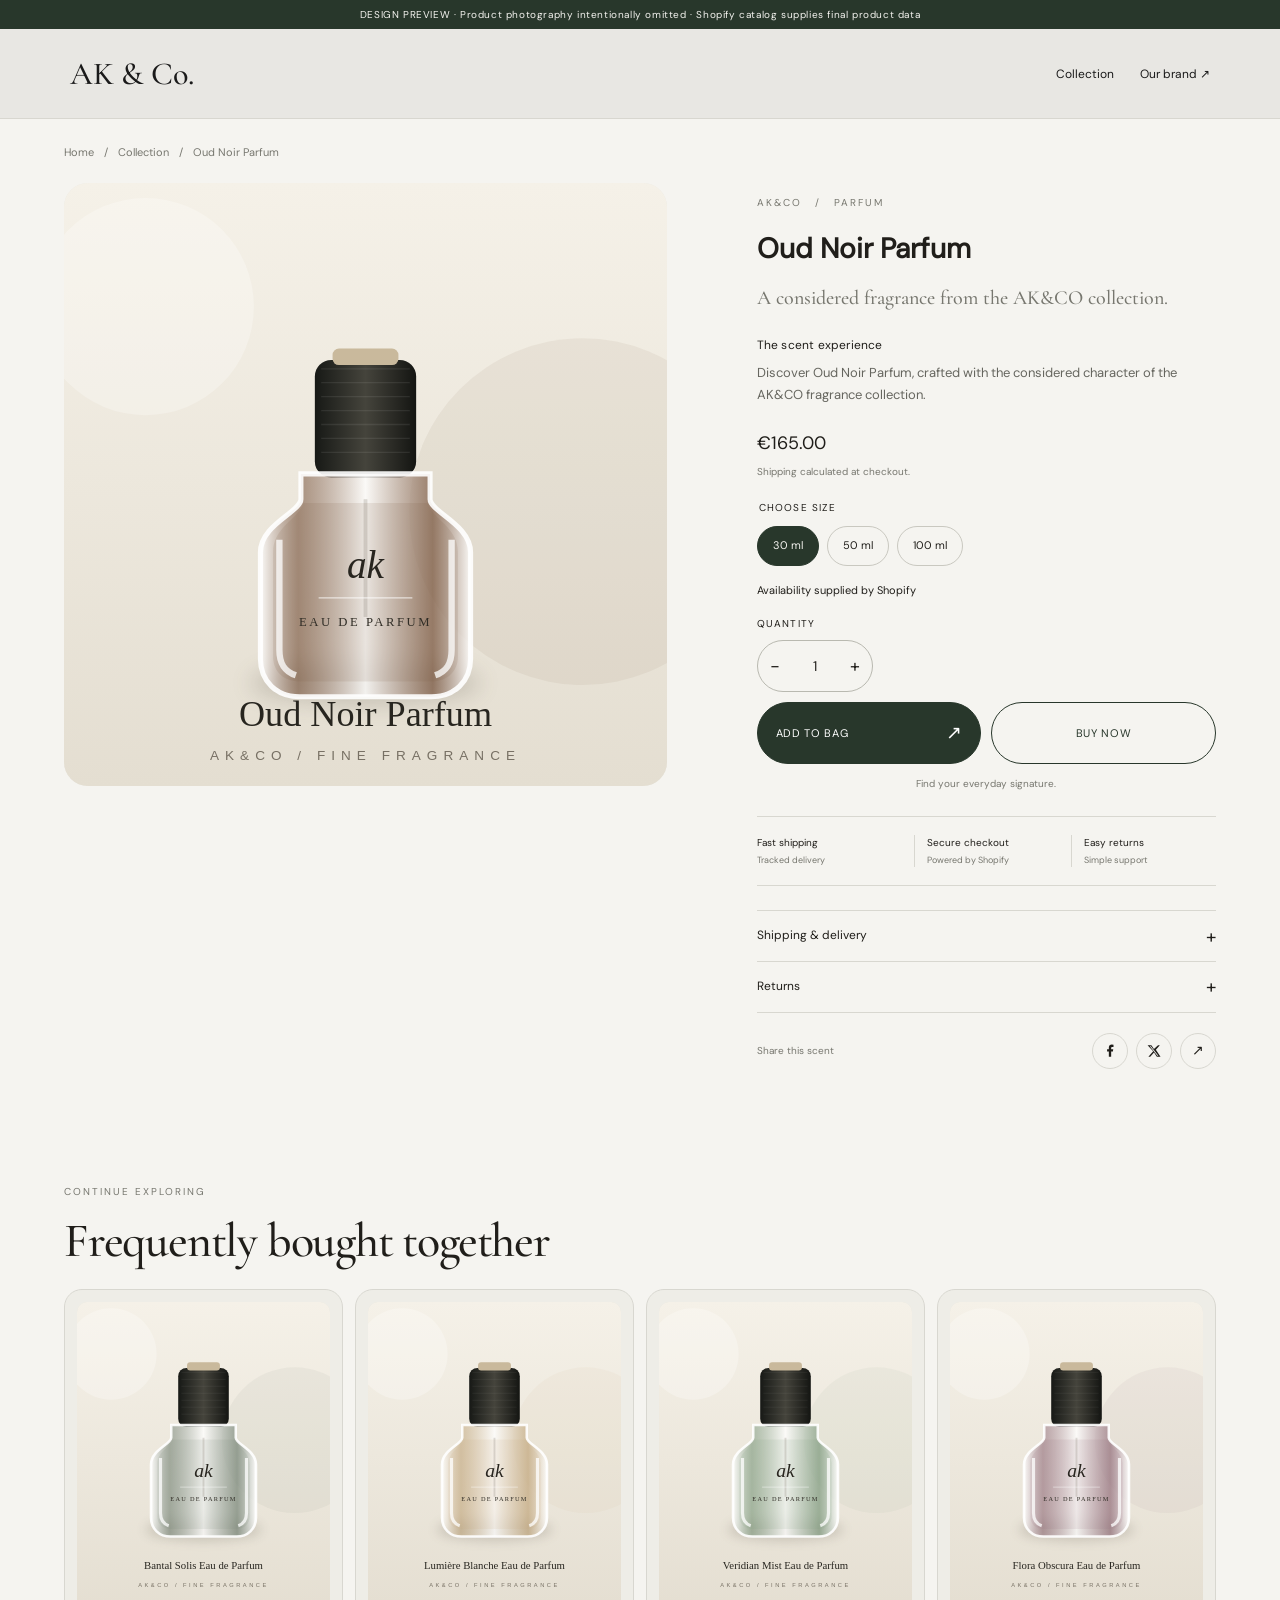
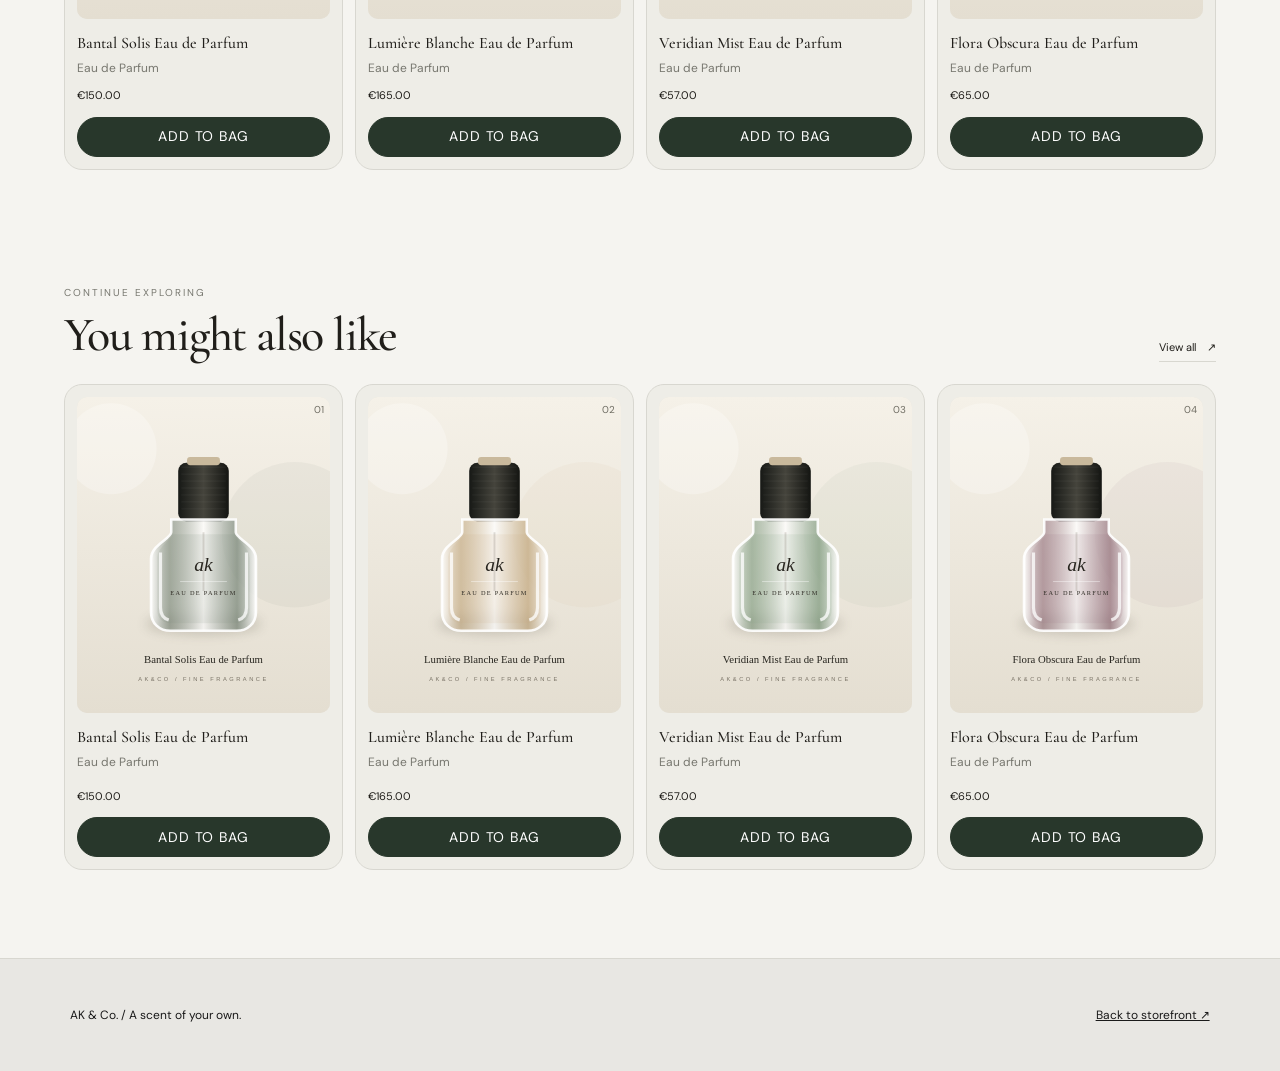
<file: product-preview.html>
<!doctype html>
<html lang="en"><head><meta charset="utf-8"><meta name="viewport" content="width=device-width,initial-scale=1"><title>AK & Co. — Product preview</title>
<style>@font-face{font-family:SenseSerif;src:url('shopify/assets/ak-serif.woff2')}@font-face{font-family:SenseSans;src:url('shopify/assets/ak-sans.woff2')}*{box-sizing:border-box}html{background:#e8e7e3}body{width:100%;max-width:1440px;margin:0 auto;background:#e8e7e3;color:#1a1a1a;font-family:SenseSans,Arial,sans-serif}.preview-note{padding:8px 24px;text-align:center;background:#28372b;color:#f5f4f0;font-size:10px;letter-spacing:.6px}.preview-header{display:flex;justify-content:space-between;align-items:center;padding:25px 5.5%;border-bottom:1px solid #d8d7d0}.preview-header a{color:inherit;text-decoration:none}.preview-logo{font:32px SenseSerif,Georgia,serif}.preview-header nav{display:flex;gap:26px;font-size:12px}.preview-footer{padding:48px 5.5%;border-top:1px solid #d8d7d0;display:flex;justify-content:space-between;font-size:12px}.preview-footer a{color:inherit}.preview-image-placeholder{display:grid;width:100%;height:100%;place-items:center;background:#e8e7e1;color:#77776f;font:italic 32px SenseSerif,Georgia,serif} @font-face {
  font-family: SenseSerif;
  src: url("shopify/assets/ak-serif.woff2") format("woff2");
  font-weight: 400 600;
  font-display: swap;
}
@font-face {
  font-family: SenseSerif;
  src: url("shopify/assets/ak-serif-italic.woff2") format("woff2");
  font-style: italic;
  font-display: swap;
}
@font-face {
  font-family: SenseSans;
  src: url("shopify/assets/ak-sans.woff2") format("woff2");
  font-display: swap;
}
.ak-product {
  --ak-paper: #f5f4f0;
  --ak-ink: #201e1a;
  --ak-olive: #28372b;
  --ak-muted: #77776f;
  --ak-line: #d8d7d0;
  display: block;
  width: 100%;
  min-width: 0;
  max-width: 1440px;
  margin: 0 auto;
  padding: 24px clamp(20px, 5vw, 80px) 88px;
  box-sizing: border-box;
  background: var(--ak-paper);
  color: var(--ak-ink);
  font: 14px/1.65 SenseSans, Arial, sans-serif;
}
.ak-product *,
.ak-product *::before,
.ak-product *::after {
  box-sizing: border-box;
}
.ak-product [hidden] {
  display: none !important;
}
.ak-product a {
  color: inherit;
  text-decoration: none;
}
.ak-product button,
.ak-product input,
.ak-product select {
  color: inherit;
  font: inherit;
}
.ak-product button,
.ak-product select {
  cursor: pointer;
}
.ak-product :focus-visible {
  outline: 2px solid currentColor;
  outline-offset: 4px;
}
.ak-product button:disabled {
  cursor: not-allowed;
  opacity: 0.5;
}
.ak-breadcrumb {
  display: flex;
  flex-wrap: wrap;
  gap: 10px;
  margin: 0 0 22px;
  color: var(--ak-muted);
  font-size: 11px;
}
.ak-breadcrumb a:hover {
  text-decoration: underline;
}
.ak-product-grid {
  display: grid;
  min-width: 0;
  grid-template-columns: minmax(0, 1.05fr) minmax(360px, 0.8fr);
  align-items: start;
  gap: clamp(42px, 7vw, 112px);
}
.ak-gallery {
  position: sticky;
  top: 28px;
  min-width: 0;
}
.ak-media-stage {
  position: relative;
  overflow: hidden;
  border-radius: 24px;
  background: #e8e7e1;
}
.ak-media {
  display: flex;
  align-items: center;
  justify-content: center;
  aspect-ratio: 1;
}
.ak-media img,
.ak-media video,
.ak-media iframe,
.ak-media model-viewer,
.ak-placeholder {
  width: 100%;
  height: 100%;
  border: 0;
  object-fit: contain;
}
.ak-image-caption {
  position: absolute;
  bottom: 18px;
  left: 18px;
  padding: 6px 10px;
  border-radius: 2px;
  background: #f5f4f0e8;
  font-size: 9px;
  letter-spacing: 1.5px;
  text-transform: uppercase;
  pointer-events: none;
}
.ak-thumbnails {
  display: none;
  gap: 10px;
  margin-top: 12px;
  overflow: auto;
  padding: 3px;
}
.ak-product.is-enhanced .ak-thumbnails {
  display: flex;
}
.ak-thumbnails button {
  position: relative;
  flex: 0 0 70px;
  height: 78px;
  padding: 4px;
  border: 1px solid transparent;
  background: transparent;
}
.ak-thumbnails button[aria-pressed="true"] {
  border-color: var(--ak-olive);
}
.ak-thumbnails img {
  width: 100%;
  height: 100%;
  background: #e8e7e1;
  object-fit: contain;
}
.ak-thumbnails span {
  position: absolute;
  bottom: 0;
  left: 0;
  background: var(--ak-paper);
  font-size: 9px;
}
.ak-product-info {
  min-width: 0;
  padding: 12px 0 0;
}
.ak-eyebrow {
  margin: 0 0 14px;
  color: var(--ak-muted);
  font-size: 10px;
  letter-spacing: 2px;
  text-transform: uppercase;
}
.ak-eyebrow span {
  padding: 0 8px;
}
.ak-product h1 {
  margin: 0;
}
.ak-checkout-buttons {
  display: grid;
  grid-template-columns: 1fr 1fr;
  gap: 10px;
  margin-top: 10px;
}
.ak-buy-now {
  min-height: 52px;
  padding: 14px 18px;
  border: 1px solid var(--ak-olive);
  background: transparent;
  color: var(--ak-olive);
  font-size: 11px;
  letter-spacing: 0.7px;
  text-transform: uppercase;
}
.ak-buy-now:hover {
  background: #e9e9e2;
  font: 400 clamp(44px, 5.3vw, 74px)/0.99 SenseSerif, Georgia, serif;
  letter-spacing: -2.6px;
  overflow-wrap: anywhere;
}
.ak-subtitle {
  margin: 12px 0 0;
  color: var(--ak-muted);
  font: 20px/1.45 SenseSerif, Georgia, serif;
}
.ak-story,
.ak-accords {
  margin-top: 24px;
}
.ak-story h2,
.ak-accords h2 {
  margin: 0 0 8px;
  font: 500 12px/1.4 SenseSans, Arial, sans-serif;
  letter-spacing: 0.2px;
}
.ak-richtext {
  color: #66665f;
  font-size: 13px;
  line-height: 1.75;
  overflow-wrap: anywhere;
}
.ak-richtext p {
  margin: 0 0 9px;
}
.ak-richtext p:last-child {
  margin-bottom: 0;
}
.ak-richtext ul,
.ak-richtext ol {
  margin: 6px 0 0;
  padding-left: 18px;
}
.ak-richtext img {
  max-width: 100%;
  height: auto;
}
.ak-richtext a {
  text-decoration: underline;
  text-underline-offset: 2px;
}
.ak-richtext table {
  display: block;
  max-width: 100%;
  overflow: auto;
}
.ak-accords {
  padding-bottom: 20px;
  border-bottom: 1px solid var(--ak-line);
}
.ak-price {
  display: flex;
  flex-wrap: wrap;
  align-items: center;
  gap: 10px;
  margin-top: 22px;
  font-size: 18px;
}
.ak-price s {
  color: var(--ak-muted);
  font-size: 14px;
}
.ak-price small {
  flex-basis: 100%;
  font-size: 11px;
}
.ak-sale {
  padding: 3px 8px;
  border: 1px solid var(--ak-line);
  font-size: 9px;
  letter-spacing: 1px;
  text-transform: uppercase;
}
.ak-tax-note {
  margin: 5px 0 20px;
  color: var(--ak-muted);
  font-size: 10px;
}
.ak-tax-note a {
  text-decoration: underline;
  text-underline-offset: 2px;
}
.ak-field-label {
  display: block;
  margin: 0 0 8px;
  font-size: 10px;
  letter-spacing: 1.2px;
  text-transform: uppercase;
}
.ak-variant-picker {
  display: none;
}
.ak-product.is-enhanced .ak-variant-picker {
  display: grid;
  gap: 16px;
  margin: 20px 0;
}
.ak-option-selector {
  min-width: 0;
  margin: 0;
  padding: 0;
  border: 0;
}
.ak-option-selector legend {
  margin-bottom: 9px;
  font-size: 10px;
  letter-spacing: 1.2px;
  text-transform: uppercase;
}
.ak-option-values {
  display: flex;
  flex-wrap: wrap;
  gap: 8px;
}
.ak-option-input {
  position: absolute;
  width: 1px;
  height: 1px;
  overflow: hidden;
  clip: rect(0, 0, 0, 0);
  white-space: nowrap;
  clip-path: inset(50%);
}
.ak-option-pill {
  display: inline-flex;
  min-width: 48px;
  min-height: 40px;
  align-items: center;
  justify-content: center;
  padding: 8px 15px;
  border: 1px solid #c9c8c0;
  border-radius: 999px;
  background: transparent;
  color: var(--ak-ink);
  font-size: 11px;
  line-height: 1.2;
  text-align: center;
  cursor: pointer;
  transition:
    border-color 160ms ease,
    background-color 160ms ease,
    color 160ms ease;
}
.ak-option-pill:hover {
  border-color: var(--ak-olive);
}
.ak-option-input:checked + .ak-option-pill {
  border-color: var(--ak-olive);
  background: var(--ak-olive);
  color: var(--ak-paper);
}
.ak-option-input:focus-visible + .ak-option-pill {
  outline: 2px solid var(--ak-olive);
  outline-offset: 3px;
}
.ak-no-script-variant {
  margin: 20px 0;
}
.ak-select-row {
  display: flex;
  gap: 8px;
}
.ak-select-row select {
  width: 100%;
  min-width: 0;
  padding: 13px 14px;
  border: 1px solid #b9b9b0;
  border-radius: 0;
  background: transparent;
}
.ak-update {
  padding: 10px;
  border: 1px solid #b9b9b0;
  background: transparent;
}
.ak-product.is-enhanced .ak-update {
  display: none;
}
.ak-availability {
  margin: 15px 0 17px;
  font-size: 11px;
}
.ak-availability span {
  margin-right: 7px;
  color: #526f4c;
  font-size: 8px;
}
.ak-purchase-row {
  display: flex;
  gap: 10px;
}
.ak-quantity {
  display: flex;
  flex: 0 0 116px;
  align-items: center;
  height: 52px;
  border: 1px solid #b9b9b0;
  border-radius: 999px;
  overflow: hidden;
  background: transparent;
}
.ak-quantity button {
  width: 34px;
  height: 100%;
  border: 0;
  border-radius: 0;
  background: transparent;
  font-size: 18px;
  transition: background-color 160ms ease;
}
.ak-quantity button:hover {
  background: #e9e9e2;
}
.ak-quantity input {
  width: 46px;
  min-width: 0;
  border: 0;
  background: transparent;
  text-align: center;
  appearance: textfield;
  -moz-appearance: textfield;
}
.ak-quantity input::-webkit-inner-spin-button {
  appearance: none;
}
.ak-add {
  display: flex;
  flex: 1;
  min-height: 52px;
  align-items: center;
  justify-content: space-between;
  padding: 14px 18px;
  border: 1px solid var(--ak-olive);
  border-radius: 999px;
  background: var(--ak-olive);
  color: #fff !important;
  font-size: 11px !important;
  letter-spacing: 0.7px;
  text-transform: uppercase;
  text-decoration: none !important;
  box-shadow: none;
  transition:
    background-color 160ms ease,
    color 160ms ease,
    border-color 160ms ease;
}
.ak-product .ak-add:hover {
  border-color: #384b3a;
  background: #384b3a;
  color: #fff !important;
  box-shadow: none;
  transform: none;
}
.ak-product .ak-add:active {
  background: #1d2b20;
}
.ak-product .ak-add:disabled:hover {
  border-color: var(--ak-olive);
  background: var(--ak-olive);
}
.ak-add span {
  font-size: 19px;
}
.ak-product .ak-buy-now {
  min-height: 52px;
  padding: 14px 18px;
  border: 1px solid var(--ak-olive);
  border-radius: 999px;
  background: transparent;
  color: var(--ak-olive);
  font-size: 11px;
  letter-spacing: 0.7px;
  text-transform: uppercase;
  text-decoration: none;
  box-shadow: none;
  transition:
    background-color 160ms ease,
    color 160ms ease,
    border-color 160ms ease;
}
.ak-product .ak-buy-now:hover {
  border-color: var(--ak-olive);
  background: var(--ak-olive);
  color: var(--ak-paper);
  box-shadow: none;
  transform: none;
}
.ak-product .ak-buy-now:active {
  background: #1d2b20;
}
.ak-express {
  margin-top: 9px;
}
.ak-express .shopify-payment-button__button {
  min-height: 48px;
  border-radius: 999px;
  overflow: hidden;
}
.ak-express .shopify-payment-button__more-options {
  margin-top: 7px;
  color: var(--ak-muted);
  font-size: 10px;
}
.ak-help {
  margin: 12px 0 0;
  color: var(--ak-muted);
  font-size: 10px;
  text-align: center;
}
.ak-feedback {
  margin: 8px 0;
  font-size: 12px;
}
.ak-feedback:empty {
  display: none;
}
.ak-promises {
  display: grid;
  grid-template-columns: repeat(3, minmax(0, 1fr));
  gap: 12px;
  margin: 24px 0 0;
  padding: 18px 0;
  border-top: 1px solid var(--ak-line);
  border-bottom: 1px solid var(--ak-line);
  list-style: none;
}
.ak-promises li {
  display: flex;
  flex-direction: column;
  gap: 2px;
}
.ak-promises li + li {
  padding-left: 12px;
  border-left: 1px solid var(--ak-line);
}
.ak-promises span {
  font-size: 10px;
}
.ak-promises small {
  color: var(--ak-muted);
  font-size: 9px;
  line-height: 1.5;
}
.ak-details {
  margin-top: 24px;
  border-top: 1px solid var(--ak-line);
}
.ak-details details {
  border-bottom: 1px solid var(--ak-line);
}
.ak-details summary {
  display: flex;
  align-items: center;
  justify-content: space-between;
  padding: 15px 0;
  list-style: none;
  cursor: pointer;
  font-size: 12px;
}
.ak-details summary::-webkit-details-marker {
  display: none;
}
.ak-details summary span {
  font-size: 19px;
  line-height: 1;
  transition: transform 180ms ease;
}
.ak-details details[open] summary span {
  transform: rotate(45deg);
}
.ak-details .ak-richtext {
  padding: 0 0 16px;
}
.ak-share {
  display: flex;
  align-items: center;
  gap: 8px;
  margin-top: 20px;
}
.ak-share > span {
  margin-right: auto;
  color: var(--ak-muted);
  font-size: 10px;
}
.ak-share a,
.ak-share button {
  display: grid;
  width: 36px;
  height: 36px;
  place-items: center;
  border: 1px solid var(--ak-line);
  border-radius: 50%;
  background: transparent;
}
.ak-share svg {
  width: 14px;
  height: 14px;
  fill: currentColor;
}
.ak-share svg[fill="none"] {
  fill: none;
}
.ak-share a:hover,
.ak-share button:hover {
  background: #e9e9e2;
}
.ak-related {
  margin-top: clamp(64px, 9vw, 120px);
}
.ak-bundle {
  margin-top: clamp(64px, 9vw, 120px);
}
.ak-bundle-heading {
  margin-bottom: 22px;
}
.ak-bundle-heading h2 {
  margin: 0;
  font: 400 clamp(30px, 4vw, 48px)/1.1 SenseSerif, Georgia, serif;
  letter-spacing: -1.2px;
}
.ak-bundle-product {
  text-align: left;
}
.ak-bundle-add,
.ak-related-add {
  display: flex;
  width: 100%;
  min-height: 40px;
  align-items: center;
  justify-content: center;
  margin-top: 12px;
  padding: 0 14px;
  border: 1px solid var(--ak-olive);
  border-radius: 999px;
  background: var(--ak-olive);
  color: #fff !important;
  font: 600 10px/1 SenseSans, Arial, sans-serif;
  letter-spacing: 0.06em;
  text-transform: uppercase;
  cursor: pointer;
  transition:
    color 180ms ease,
    background-color 180ms ease,
    transform 180ms ease;
}
.ak-bundle-add:hover:not(:disabled),
.ak-related-add:hover:not(:disabled) {
  transform: scale(1.06);
  background: transparent;
  color: #fff !important;
}
.ak-bundle-add:disabled,
.ak-related-add:disabled {
  border-color: var(--ak-line);
  background: #e9e8e1;
  color: var(--ak-muted);
  cursor: not-allowed;
}
.ak-bundle-status {
  min-height: 0;
  margin: 10px 0 0;
  color: var(--ak-muted);
  font-size: 11px;
}
.ak-related-status {
  min-height: 0;
  margin: 10px 0 0;
  color: var(--ak-muted);
  font-size: 11px;
}
.ak-bundle-product .ak-related-add {
  margin-top: 12px;
}
.ak-bundle-product .ak-related-product-link {
  display: block;
  color: inherit;
  text-decoration: none;
}
.ak-bundle-product .ak-related-product-link .ak-related-name,
.ak-bundle-product .ak-related-product-link .ak-related-type {
  display: block;
}
.ak-bundle-product .ak-related-price {
  margin-top: 8px;
}
.ak-related-product-link {
  display: block;
  color: inherit;
  text-decoration: none;
}
.ak-related-product-link .ak-related-name,
.ak-related-product-link .ak-related-type {
  display: block;
}
.ak-related-product-link .ak-related-price {
  display: block;
}
.ak-related-heading {
  display: flex;
  align-items: end;
  justify-content: space-between;
  gap: 20px;
  margin-bottom: 22px;
}
.ak-related-heading .ak-eyebrow {
  margin-bottom: 8px;
}
.ak-related-heading h2 {
  margin: 0;
  font: 400 clamp(30px, 4vw, 48px)/1.1 SenseSerif, Georgia, serif;
  letter-spacing: -1.2px;
}
.ak-related-heading > a {
  flex: 0 0 auto;
  padding-bottom: 5px;
  border-bottom: 1px solid var(--ak-line);
  font-size: 11px;
}
.ak-related-heading > a span {
  margin-left: 8px;
}
.ak-related-grid {
  display: grid;
  grid-template-columns: repeat(4, minmax(0, 1fr));
  gap: 12px;
}
.ak-related-card {
  position: relative;
  display: flex;
  min-height: 190px;
  flex-direction: column;
  justify-content: end;
  padding: 20px;
  overflow: hidden;
  border: 1px solid var(--ak-line);
  border-radius: 18px;
  background: #eeede7;
  transition:
    background-color 180ms ease,
    transform 180ms ease;
}
.ak-related-card.has-image {
  min-height: 0;
  justify-content: initial;
  padding: 12px;
}
.ak-related-image {
  position: static;
  display: block;
  width: 100%;
  height: auto;
  aspect-ratio: 4 / 5;
  margin-bottom: 14px;
  border-radius: 10px;
  background: #e5e3dc;
  object-fit: cover;
}
.ak-related-card:hover {
  transform: translateY(-3px);
  background: #e9e8e0;
}
.ak-related-index {
  position: absolute;
  top: 17px;
  right: 18px;
  z-index: 1;
  color: #6f6d63;
  font-size: 10px;
}
.ak-related-name {
  display: block;
  overflow: hidden;
  font: 400 16px/1.25 SenseSerif, Georgia, serif;
  text-overflow: ellipsis;
  white-space: nowrap;
}
.ak-related-type {
  margin-top: 6px;
  color: var(--ak-muted);
  font-size: 12px;
}
.ak-related-price {
  margin-top: 14px;
  font-size: 11px;
}
@media (min-width: 1600px) {
  .ak-product {
    padding-right: clamp(64px, 5vw, 112px);
    padding-left: clamp(64px, 5vw, 112px);
  }
}
@media (max-width: 899px) {
  .ak-product {
    padding: 18px 20px 58px;
  }
  .ak-product-grid {
    grid-template-columns: minmax(0, 1fr);
    gap: 28px;
  }
  .ak-gallery {
    position: static;
  }
  .ak-media-stage {
    border-radius: 18px;
  }
  .ak-media {
    aspect-ratio: 1;
  }
  .ak-product-info {
    padding: 0;
  }
  .ak-related {
    margin-top: 64px;
  }
  .ak-related-grid {
    grid-template-columns: repeat(2, minmax(0, 1fr));
  }
  .ak-related-card {
    min-height: 160px;
  }
  .ak-product h1 {
    font-size: clamp(44px, 11vw, 62px);
  }
  .ak-breadcrumb {
    margin-bottom: 16px;
  }
}
@media (max-width: 420px) {
  .ak-promises {
    gap: 8px;
  }
  .ak-promises li + li {
    padding-left: 8px;
  }
  .ak-purchase-row {
    gap: 7px;
  }
  .ak-related-heading {
    align-items: start;
  }
  .ak-bundle-heading h2 {
    font-size: 30px;
  }
  .ak-related-heading h2 {
    font-size: 30px;
  }
  .ak-related-heading > a {
    margin-top: 30px;
    font-size: 10px;
  }
  .ak-related-card {
    min-height: 145px;
    padding: 14px;
  }
  .ak-quantity {
    flex-basis: 105px;
  }
  .ak-quantity button {
    width: 30px;
  }
  .ak-quantity input {
    width: 43px;
  }
}
</style><script src="shopify/assets/ak-product.js" defer></script></head>
<body><div class="preview-note">DESIGN PREVIEW · Product photography intentionally omitted · Shopify catalog supplies final product data</div><header class="preview-header"><a class="preview-logo" href="index.html">AK &amp; Co.</a><nav aria-label="Main navigation"><a href="index.html#favorites">Collection</a><a href="https://akandco.co/">Our brand ↗</a></nav></header>
<main><ak-product class="ak-product"><nav class="ak-breadcrumb" aria-label="Breadcrumb"><a href="index.html">Home</a><span>/</span><a href="index.html#favorites">Collection</a><span>/</span><span aria-current="page">Blue Oudh</span></nav>
<div class="ak-product-grid"><div class="ak-gallery"><div class="ak-media-stage"><div class="ak-media" data-media="1" data-active><div class="preview-image-placeholder" role="img" aria-label="Product image intentionally omitted">Blue Oudh</div></div><span class="ak-image-caption">AK &amp; Co. / Eau de parfum</span></div></div>
<div class="ak-product-info"><p class="ak-eyebrow">AK &amp; Co. <span>/</span> Eau de parfum</p><h1>Blue Oudh</h1><p class="ak-subtitle">Find your everyday signature.</p>
<section class="ak-story"><h2>The scent experience</h2><div class="ak-richtext"><p>A warm, expressive fragrance built around rich woods and a quietly modern signature.</p></div></section><section class="ak-accords"><h2>Olfactory notes</h2><div class="ak-richtext"><p>Australian sandalwood, cardamom, iris and amber.</p></div></section>
<div class="ak-price"><span>₹899.00 – ₹1,299.00</span></div><p class="ak-tax-note">Shipping calculated at checkout.</p>
<fieldset class="ak-option-selector"><legend>Choose size</legend><div class="ak-option-values"><input class="ak-option-input" id="preview-size-30" type="radio" name="sample-size" value="30 ml" checked><label class="ak-option-pill" for="preview-size-30">30 ml</label><input class="ak-option-input" id="preview-size-50" type="radio" name="sample-size" value="50 ml"><label class="ak-option-pill" for="preview-size-50">50 ml</label><input class="ak-option-input" id="preview-size-100" type="radio" name="sample-size" value="100 ml"><label class="ak-option-pill" for="preview-size-100">100 ml</label></div></fieldset><p class="ak-availability">Availability supplied by Shopify</p>
<form id="preview-form"><label class="ak-field-label" for="quantity">Quantity</label><div class="ak-purchase-row"><div class="ak-quantity"><button type="button" data-quantity="-1" aria-label="Decrease quantity">−</button><input id="quantity" name="quantity" type="number" min="1" max="99" value="1" inputmode="numeric"><button type="button" data-quantity="1" aria-label="Increase quantity">+</button></div></div><div class="ak-checkout-buttons"><button class="ak-add" type="submit" name="add-to-cart">Add to bag <span aria-hidden="true">↗</span></button><button class="ak-buy-now" type="submit" name="buy-now">Buy now</button></div></form><p class="ak-feedback" role="status"></p><p class="ak-help">Find your everyday signature.</p>
<ul class="ak-promises" aria-label="Shopping benefits"><li><span>Fast shipping</span><small>Tracked delivery</small></li><li><span>Secure checkout</span><small>Powered by Shopify</small></li><li><span>Easy returns</span><small>Simple support</small></li></ul>
<div class="ak-details"><details><summary>Shipping &amp; delivery<span aria-hidden="true">+</span></summary><div class="ak-richtext">Your store’s shipping policy appears here automatically.</div></details><details><summary>Returns<span aria-hidden="true">+</span></summary><div class="ak-richtext">Your store’s return policy appears here automatically.</div></details></div>
<div class="ak-share"><span>Share this scent</span><a href="https://www.facebook.com/sharer/sharer.php?u=https%3A%2F%2Fakandco.co" target="_blank" rel="noopener noreferrer" aria-label="Share on Facebook"><svg viewBox="0 0 24 24" aria-hidden="true"><path d="M14 22v-9h3l.5-4H14V7c0-1.2.4-2 2-2h2V1.4A24 24 0 0 0 15 1c-3 0-5 1.8-5 5v3H7v4h3v9z"/></svg></a><a href="https://x.com/intent/post?url=https%3A%2F%2Fakandco.co" target="_blank" rel="noopener noreferrer" aria-label="Share on X"><svg viewBox="0 0 24 24" aria-hidden="true"><path d="M18.9 2H22l-6.8 7.8L23.2 22h-6.3L12 14.6 5.5 22H2.4l8.2-9.4L1 2h6.5l4.4 6.7L18.9 2Zm-1.1 18h1.7L6.6 3.9H4.8L17.8 20Z"/></svg></a><button type="button" data-copy-link aria-label="Copy product link">↗</button></div>
</div></div><section class="ak-bundle" hidden aria-labelledby="preview-frequently-bought"><div class="ak-bundle-heading"><p class="ak-eyebrow">Continue exploring</p><h2 id="preview-frequently-bought">Frequently bought together</h2></div><div class="ak-bundle-items ak-related-grid"></div><p class="ak-bundle-status" role="status" aria-live="polite"></p></section><section class="ak-related" aria-labelledby="preview-recommendations"><div class="ak-related-heading"><div><p class="ak-eyebrow">Continue exploring</p><h2 id="preview-recommendations">You might also like</h2></div><a href="index.html#favorites">View all <span aria-hidden="true">↗</span></a></div><div class="ak-related-grid"><a class="ak-related-card" href="index.html#favorites"><span class="ak-related-index">01</span><span class="ak-related-name">Veridian Mist</span><span class="ak-related-type">Eau de parfum</span><span class="ak-related-price">₹899.00</span></a><a class="ak-related-card" href="index.html#favorites"><span class="ak-related-index">02</span><span class="ak-related-name">Flora Obscura</span><span class="ak-related-type">Eau de parfum</span><span class="ak-related-price">₹999.00</span></a><a class="ak-related-card" href="index.html#favorites"><span class="ak-related-index">03</span><span class="ak-related-name">Fleur de Sel</span><span class="ak-related-type">Eau de parfum</span><span class="ak-related-price">₹1,299.00</span></a><a class="ak-related-card" href="index.html#favorites"><span class="ak-related-index">04</span><span class="ak-related-name">Céleste Mandarine</span><span class="ak-related-type">Eau de parfum</span><span class="ak-related-price">₹1,499.00</span></a></div></section></ak-product></main><footer class="preview-footer"><span>AK &amp; Co. / A scent of your own.</span><a href="index.html">Back to storefront ↗</a></footer><script>document.querySelector('#preview-form').addEventListener('submit',event=>{event.preventDefault();document.querySelector('.ak-feedback').textContent=event.submitter?.name==='buy-now'?'Design preview — checkout is not connected yet.':'Design preview — cart is available when installed in Shopify.';});</script><script src="product-catalog.js"></script><script src="product-page.js"></script><script>document.querySelector(".ak-product").addEventListener("ak:add-product",event=>{const item=window.SENSE_PRODUCTS[event.detail.productIndex];document.querySelector(".ak-bundle-status").textContent=item?`Design preview — add-to-cart for ${item.name} is available when installed in Shopify.`:"This product is unavailable.";});</script></body></html>
</file>
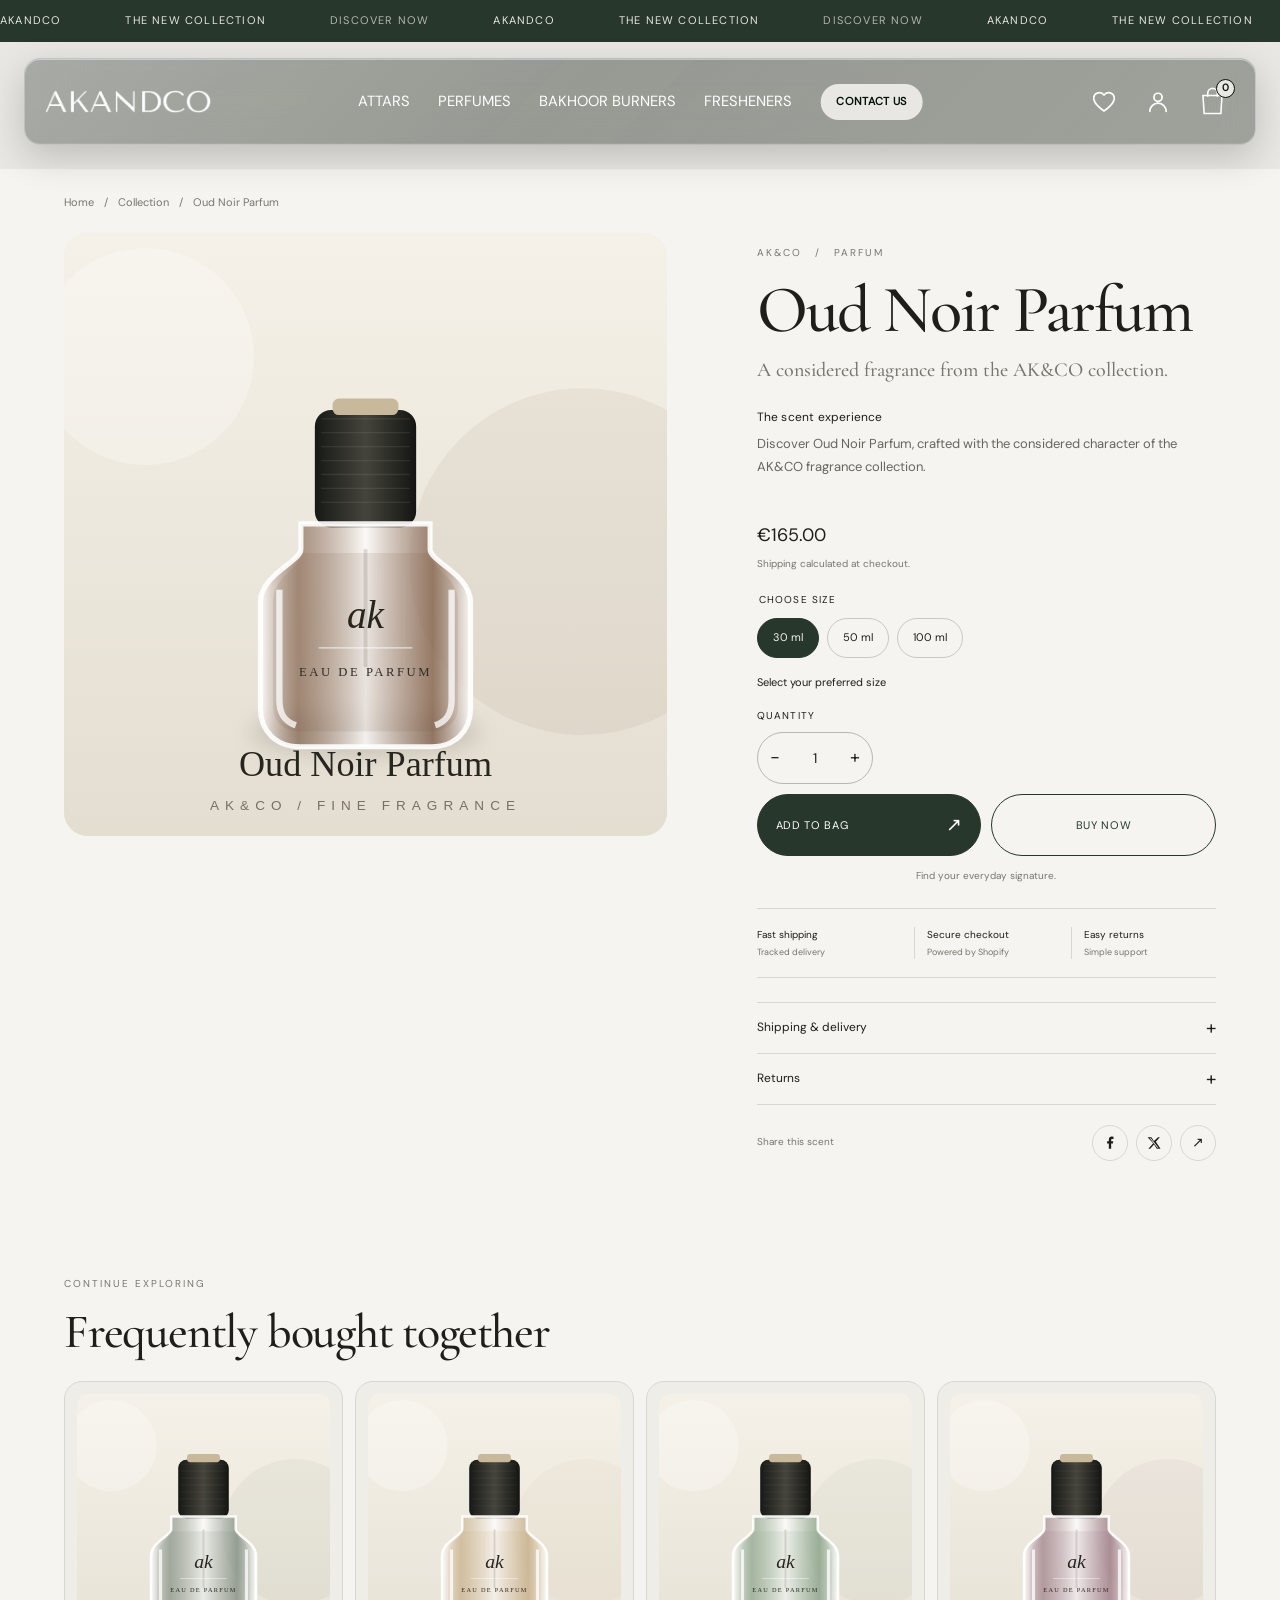
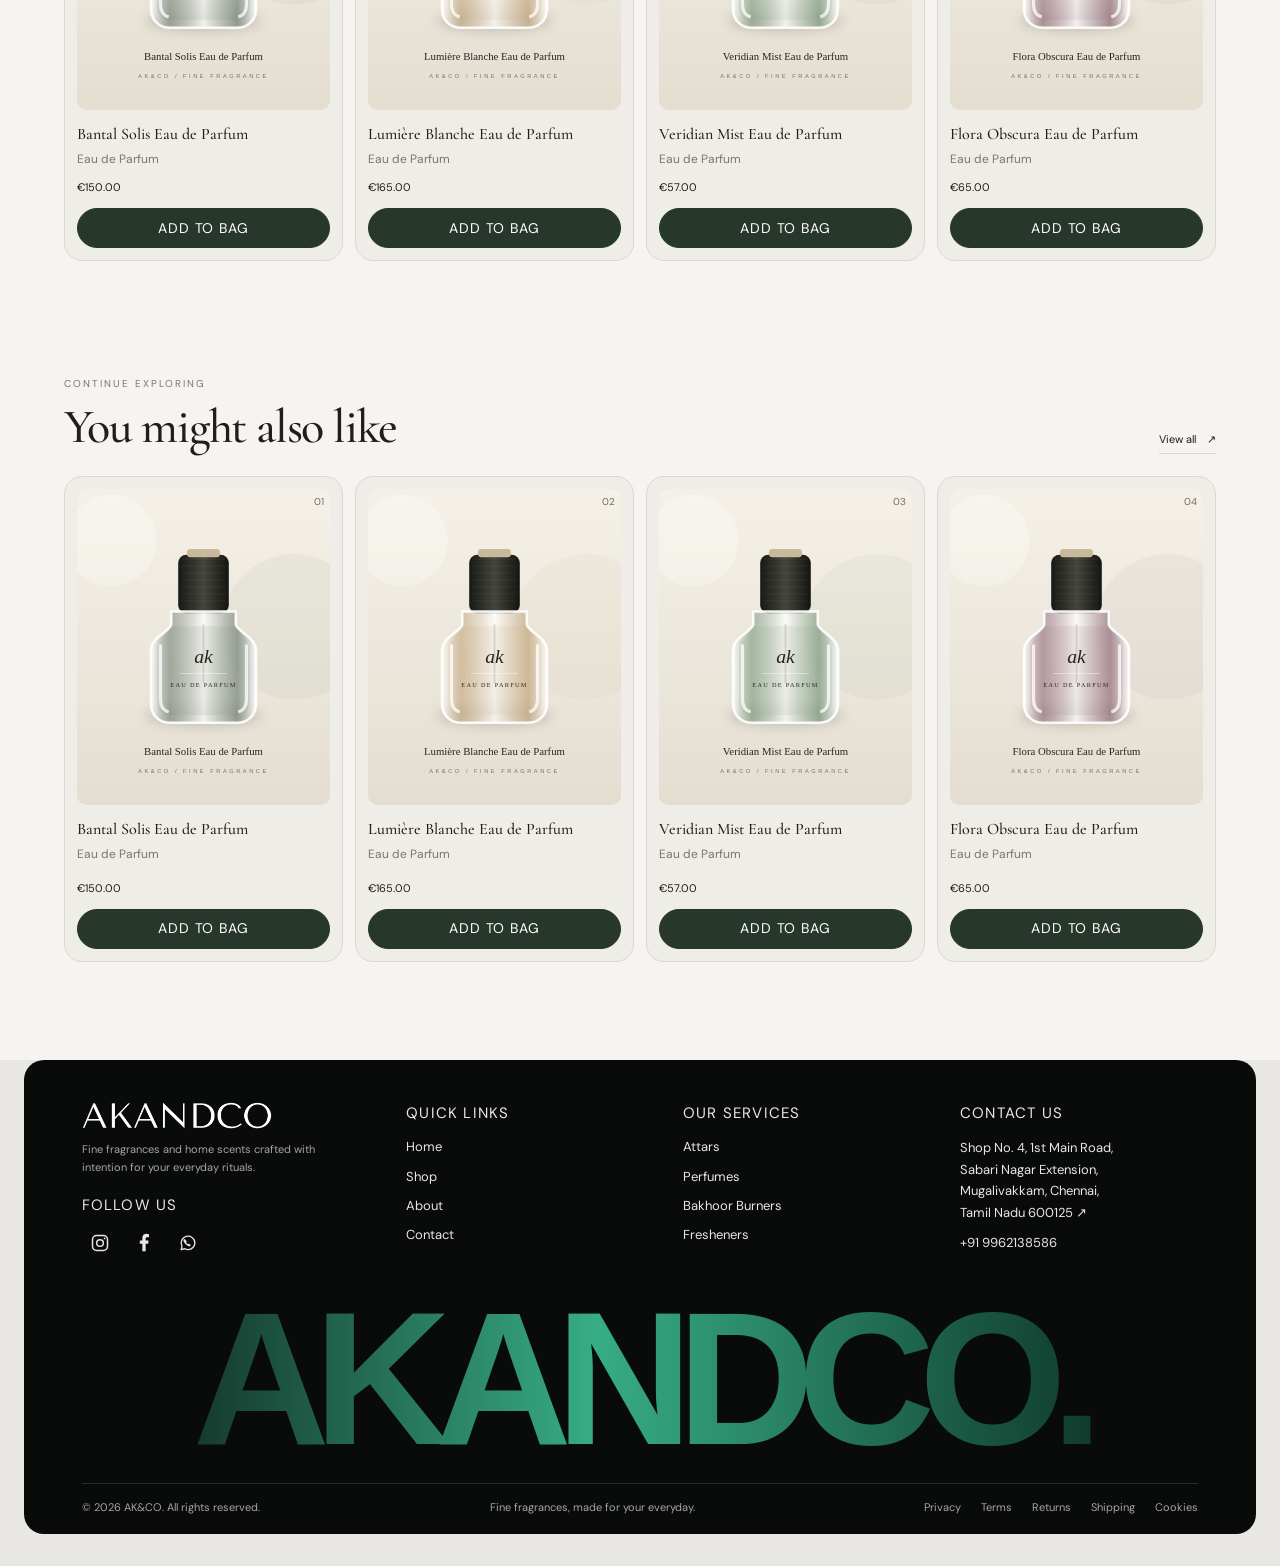
<file: product.html>
<!doctype html>
<html lang="en">
  <head>
    <meta charset="utf-8" />
    <meta name="viewport" content="width=device-width,initial-scale=1" />
    <title>Blue Oudh — AK & Co.</title>
    <style>
      /* Everything, including the photographs and fonts, is contained in this file. */
      @font-face {
        font-family: SenseSerif;format("woff2");
        font-style: normal;
        font-weight: 400 600;
        font-display: swap;
      }
      @font-face {
        font-family: SenseSerif;format("woff2");
        font-style: italic;
        font-weight: 400;
        font-display: swap;
      }
      @font-face {
        font-family: SenseSans;
        format("woff2");
        font-weight: 400;
        font-display: swap;
      }
      :root {
        --paper: #e8e7e3;
        --ink: #1a1a1a;
        --olive: #031206;
        --line: #c9c9bf;
        --serif: SenseSerif, Georgia, serif;
        --sans: SenseSans, Arial, sans-serif;
        --gutter: clamp(24px, 5.5vw, 96px);
        --section-space: clamp(64px, 7.5vw, 112px);
        --muted: #65675d;
        --ease: cubic-bezier(0.22, 0.61, 0.36, 1);
      }
      * {
        box-sizing: border-box;
      }
      html {
        scroll-behavior: smooth;
        scroll-padding-top: 108px;
        -webkit-text-size-adjust: 100%;
        background: var(--paper);
      }
      body {
        width: 100%;
        max-width: 1440px;
        margin: 0 auto;
        background: var(--paper);
        color: var(--ink);
        font-family: var(--sans);
        font-size: 15px;
        line-height: 1.55;
        -webkit-font-smoothing: antialiased;
        text-rendering: optimizeLegibility;
      }
      ::selection {
        background: #bec5b5;
        color: var(--ink);
      }
      :focus-visible {
        outline: 2px solid currentColor;
        outline-offset: 5px;
      }
      main,
      footer,
      .spring-products,
      .newsletter {
        min-width: 0;
      }
      body.locked {
        overflow: hidden;
      }
      button,
      input {
        font: inherit;
      }
      button,
      a {
        -webkit-tap-highlight-color: transparent;
      }
      a {
        color: inherit;
        text-decoration: none;
      }
      button {
        color: inherit;
      }
      button,
      a,
      input {
        outline-offset: 5px;
      }
      button,
      a[href],
      [role="button"],
      input[type="submit"],
      input[type="button"] {
        cursor: pointer;
      }
      button:disabled,
      input:disabled {
        cursor: not-allowed;
      }
      img {
        display: block;
        width: 100%;
        object-fit: cover;
      }
      h1,
      h2,
      h3,
      p {
        margin: 0;
      }
      h1,
      h2,
      h3 {
        font-family: var(--serif);
        font-weight: 500;
        line-height: 1;
      }
      h2 {
        font-size: clamp(44px, 5vw, 76px);
        letter-spacing: -2px;
        text-wrap: balance;
      }
      button {
        border: 0;
        background: none;
      }
      em {
        font-weight: 400;
      }
      .announcement {
        overflow: hidden;
        background: #27372b;
        color: var(--paper);
        min-height: 42px;
      }
      .announcement a {
        display: flex;
        align-items: center;
        width: 100%;
        min-height: 42px;
        font-size: 11px;
        letter-spacing: 1.2px;
        text-transform: uppercase;
      }
      .announcement-track {
        display: flex;
        width: max-content;
        animation: announcement-scroll 28s linear infinite;
      }
      .announcement-group {
        display: flex;
        align-items: center;
        flex: 0 0 auto;
        gap: clamp(28px, 5vw, 72px);
        padding-right: clamp(28px, 5vw, 72px);
        white-space: nowrap;
      }
      .announcement-item {
        display: inline-flex;
        align-items: center;
        gap: clamp(28px, 5vw, 72px);
      }
      .announcement-item span:last-child {
        opacity: 0.72;
      }
      .announcement-item span[aria-hidden="true"] {
        opacity: 1;
        font-size: 15px;
      }
      .announcement:hover .announcement-track,
      .announcement:focus-within .announcement-track {
        animation-play-state: paused;
      }
      @keyframes announcement-scroll {
        to {
          transform: translateX(-50%);
        }
      }
      .site-header {
        position: sticky;
        top: 16px;
        width: calc(100% - 48px);
        max-width: 1440px;
        height: 87px;
        margin: 16px auto -103px;
        z-index: 10;
        color: #fff;
        display: flex;
        align-items: center;
        justify-content: space-between;
        padding: 12px 20px;
        border: 1px solid transparent;
        border-radius: 16px;
        background: transparent;
        isolation: isolate;
      }
      .site-header::before {
        content: "";
        position: absolute;
        inset: -1px;
        z-index: -1;
        pointer-events: none;
        border-radius: inherit;
        border: 1px solid #ffffff55;
        background:
          linear-gradient(
            135deg,
            #ffffff30 0%,
            #ffffff08 44%,
            #ffffff1c 100%
          ),
          rgba(19, 31, 22, 0.4);
        backdrop-filter: blur(28px) saturate(165%);
        -webkit-backdrop-filter: blur(28px) saturate(165%);
        box-shadow:
          0 12px 36px #0000002e,
          inset 0 1px 0 #ffffff70,
          inset 0 -1px 0 #ffffff12;
        opacity: 1;
        transition:
          background 0.35s ease,
          box-shadow 0.35s ease,
          opacity 0.65s cubic-bezier(0.25, 0.1, 0.25, 1);
      }
      .site-header.scrolled::before {
        background:
          linear-gradient(
            135deg,
            #ffffff26 0%,
            #ffffff08 44%,
            #ffffff18 100%
          ),
          rgba(13, 25, 17, 0.58);
        box-shadow:
          0 10px 32px #00000030,
          inset 0 1px 0 #ffffff60,
          inset 0 -1px 0 #ffffff12;
      }
      .logo {
        display: inline-flex;
        flex: 0 0 auto;
        align-items: center;
      }
      .logo img {
        display: block;
        width: clamp(132px, 13vw, 172px);
        max-height: 42px;
        object-fit: contain;
        object-position: left center;
      }
      .nav {
        position: absolute;
        left: 50%;
        transform: translateX(-50%);
        display: flex;
        align-items: center;
        gap: clamp(14px, 2.2vw, 32px);
      }
      .nav a {
        font-size: clamp(14px, 1.15vw, 16px);
        text-transform: uppercase;
        white-space: nowrap;
        position: relative;
        padding: 10px 0;
        transition: opacity 0.2s;
      }
      .nav a::after {
        content: "";
        position: absolute;
        left: 0;
        right: 0;
        bottom: 4px;
        height: 1px;
        background: currentColor;
        transform: scaleX(0);
        transform-origin: left;
        transition: transform 0.25s var(--ease);
      }
      .nav a:hover::after,
      .nav a:focus-visible::after {
        transform: scaleX(1);
      }
      .nav a:hover {
        opacity: 0.65;
      }
      .nav .nav-contact {
        display: inline-flex;
        min-height: 36px;
        align-items: center;
        justify-content: center;
        padding: 0 16px;
        border-radius: 999px;
        background: var(--paper);
        color: var(--olive);
        font-size: 11px;
        font-weight: 600;
        line-height: 1;
        letter-spacing: 0.3px;
        transition:
          background 0.2s,
          color 0.2s,
          transform 0.2s;
      }
      .nav .nav-contact::after {
        content: none;
      }
      .nav .nav-contact:hover,
      .nav .nav-contact:focus-visible {
        transform: translateY(-1px);
        background: #fff;
        color: var(--olive);
        opacity: 1;
      }
      .header-actions {
        display: flex;
        align-items: center;
        gap: 8px;
        margin-left: auto;
      }
      .header-icon {
        display: grid;
        width: 46px;
        height: 46px;
        flex: 0 0 46px;
        place-items: center;
        border-radius: 50%;
        transition:
          background 0.2s,
          color 0.2s;
      }
      .header-icon:hover {
        background: #ffffff18;
      }
      .header-icon svg {
        width: 28px;
        height: 28px;
        fill: none;
        stroke: currentColor;
        stroke-width: 1.5;
        stroke-linecap: round;
        stroke-linejoin: round;
      }
      .bag-button {
        position: relative;
        display: flex;
        align-items: center;
        width: 46px;
        height: 46px;
        flex: 0 0 46px;
        justify-content: center;
      }
      .bag-button svg {
        width: 29px;
        height: 31px;
      }
      .bag-count {
        position: absolute;
        top: 0;
        right: 0;
        display: grid;
        min-width: 19px;
        height: 19px;
        padding: 0 4px;
        place-items: center;
        border: 1px solid var(--olive);
        border-radius: 999px;
        background: var(--paper);
        color: var(--olive);
        font-size: 10px;
        font-weight: 600;
        line-height: 1;
      }
      .menu-button {
        display: none;
        width: 44px;
        height: 44px;
        padding: 9px;
      }
      .menu-button span {
        display: block;
        height: 2px;
        border-radius: 1px;
        background: currentColor;
        margin: 5px 0;
      }
      .hero {
        position: relative;
        min-height: 710px;
        height: calc(100svh - 35px);
        max-height: 1050px;
        color: #fff;
        display: flex;
        align-items: center;
        padding: 130px 7% 90px;
        isolation: isolate;
      }
      .hero-photo {
        position: absolute;
        inset: 0;
        height: 100%;
        z-index: -2;
        object-position: center;
      }
      .hero:after {
        content: "";
        position: absolute;
        inset: 0;
        background: linear-gradient(
          90deg,
          rgba(14, 19, 10, 0.22),
          transparent 70%
        );
        z-index: -1;
      }
      .hero-copy {
        max-width: 660px;
      }
      .hero h1 {
        font-size: clamp(70px, 7.7vw, 118px);
        letter-spacing: -0.04em;
        line-height: 0.96;
      }
      .hero p {
        max-width: 330px;
        margin: 30px 0;
        font-size: 17px;
        line-height: 1.6;
      }
      .text-link {
        display: inline-flex;
        gap: 25px;
        align-items: center;
        font-size: 12px;
        text-transform: uppercase;
        letter-spacing: 0.4px;
        padding: 8px 0;
        border-bottom: 1px solid transparent;
        min-height: 44px;
        transition: border-color 0.25s;
      }
      .text-link .arrow {
        font-size: 25px;
        line-height: 1;
        transition: transform 0.2s;
      }
      .text-link:hover {
        border-bottom-color: currentColor;
      }
      .text-link:hover .arrow {
        transform: translateX(6px);
      }
      .manifesto {
        padding: var(--section-space) 7%;
        display: grid;
        grid-template-columns: minmax(0, 1fr) minmax(0, 1fr);
        gap: 9%;
      }
      .manifesto h2 {
        max-width: 510px;
      }
      .manifesto-copy {
        max-width: 510px;
        line-height: 1.8;
      }
      .manifesto-copy p + p {
        margin-top: 30px;
      }
      .manifesto-copy .text-link {
        margin-top: 35px;
      }
      .section {
        padding: 64px var(--gutter) var(--section-space);
      }
      .section-heading {
        display: flex;
        justify-content: space-between;
        align-items: end;
        margin-bottom: 35px;
        gap: 24px;
      }
      .products {
        display: grid;
        grid-template-columns: repeat(3, minmax(0, 1fr));
        gap: 24px;
      }
      .product {
        min-width: 0;
        cursor: pointer;
        transition: transform 0.4s var(--ease);
      }
      .product-image {
        position: relative;
        overflow: hidden;
        background: #deded6;
        transition: box-shadow 0.4s var(--ease);
      }
      .product-image img {
        aspect-ratio: 4/5;
        transition: transform 0.7s var(--ease);
      }
      .product-add {
        position: absolute;
        right: 15px;
        bottom: 15px;
        border-radius: 50%;
        width: 44px;
        height: 44px;
        background: var(--paper);
        font-size: 24px;
        line-height: 1;
        box-shadow: 0 2px 12px #0001;
        display: grid;
        place-items: center;
        transition:
          background 0.2s,
          transform 0.25s var(--ease),
          box-shadow 0.25s;
      }
      .product-add:hover {
        background: #fff;
        box-shadow: 0 4px 18px #0002;
      }
      .product-add:active {
        transform: scale(0.94);
      }
      .product-info {
        padding: 17px 0;
        display: flex;
        justify-content: space-between;
        gap: 10px;
        font-size: 14px;
      }
      .product-info h3 {
        overflow: hidden;
        font-family: var(--sans);
        font-size: 12px;
        line-height: 1.5;
        letter-spacing: 0;
        text-overflow: ellipsis;
        white-space: nowrap;
      }
      .product-info > div {
        min-width: 0;
      }
      .product-info p {
        font-size: 12px;
        color: var(--muted);
        margin-top: 3px;
      }
      .price {
        white-space: nowrap;
        font-size: 13px;
        font-variant-numeric: tabular-nums;
      }
      .highlights {
        padding: 40px 5.5% 75px;
      }
      .eyebrow {
        font-size: 11px;
        letter-spacing: 0.7px;
        text-transform: uppercase;
      }
      .highlights > .eyebrow {
        border-top: 1px solid var(--line);
        padding-top: 28px;
      }
      .benefits {
        display: grid;
        grid-template-columns: repeat(3, minmax(0, 1fr));
        gap: 35px;
        margin-top: 45px;
      }
      .benefit {
        display: flex;
        gap: 22px;
        align-items: center;
      }
      .benefit svg {
        width: 39px;
        height: 45px;
        flex-shrink: 0;
        stroke-width: 1;
      }
      .benefit h3 {
        font-size: clamp(25px, 2.1vw, 32px);
        line-height: 1.08;
        margin-bottom: 9px;
      }
      .benefit p {
        font-size: 13px;
        color: #686a5f;
      }
      .spring {
        display: grid;
        grid-template-columns: minmax(0, 45fr) minmax(0, 55fr);
        border-top: 1px solid var(--line);
      }
      .spring-feature {
        position: relative;
        min-height: 770px;
        overflow: hidden;
        color: white;
      }
      .spring-feature > img {
        position: absolute;
        inset: 0;
        height: 100%;
      }
      .spring-feature:after {
        content: "";
        position: absolute;
        inset: 0;
        background: linear-gradient(0deg, #17231477, transparent 60%);
      }
      .spring-title {
        position: sticky;
        top: 110px;
        z-index: 1;
        padding: 60px 12%;
      }
      .spring-title h2 {
        font-size: clamp(55px, 6vw, 90px);
        max-width: 360px;
      }
      .spring-title .text-link {
        margin-top: 18px;
      }
      .spring-products {
        padding: 35px;
        display: grid;
        grid-template-columns: repeat(2, minmax(0, 1fr));
        gap: 22px;
      }
      .spring-products .product-info {
        display: block;
      }
      .spring-products .price {
        display: block;
        margin-top: 9px;
      }
      .social {
        padding: 100px 0 80px;
        color: var(--ink);
      }
      .social .section-heading {
        display: flex;
        align-items: flex-end;
        justify-content: space-between;
        gap: 18px;
        padding: 0 5.5%;
        margin-bottom: 40px;
      }
      .social h2 {
        font-size: clamp(40px, 4vw, 60px);
      }
      .social .text-link {
        display: inline-flex;
        align-items: center;
        gap: 8px;
        min-height: 0;
        padding: 0 0 4px;
        font-size: 14px;
        line-height: 1;
      }
      .social-profile-icon {
        width: 1.5em;
        height: 1.5em;
        fill: none;
        stroke: currentColor;
        stroke-width: 1.7;
        stroke-linecap: round;
        stroke-linejoin: round;
      }
      .social-gallery {
        position: relative;
        isolation: isolate;
      }
      .social-gallery::before,
      .social-gallery::after {
        position: absolute;
        z-index: 1;
        top: 0;
        bottom: 0;
        width: clamp(88px, 16vw, 260px);
        content: "";
        pointer-events: none;
      }
      .social-gallery::before {
        left: 0;
        background: linear-gradient(90deg, var(--paper), rgb(232 231 227 / 88%) 35%, transparent);
      }
      .social-gallery::after {
        right: 0;
        background: linear-gradient(270deg, var(--paper), rgb(232 231 227 / 88%) 35%, transparent);
      }
      .social-gallery {
        overflow: hidden;
        isolation: isolate;
      }
      .social-track {
        display: flex;
        width: max-content;
        animation: instagram-scroll 42s linear infinite;
      }
      .social-group {
        display: flex;
        flex-shrink: 0;
        gap: 12px;
        padding-right: 12px;
      }
      .social-group a {
        display: block;
        flex: 0 0 clamp(260px, 25vw, 420px);
        width: clamp(260px, 25vw, 420px);
        aspect-ratio: 4 / 5;
      }
      .social-gallery:hover .social-track,
      .social-gallery:focus-within .social-track {
        animation-play-state: paused;
      }
      @keyframes instagram-scroll {
        to {
          transform: translateX(-50%);
        }
      }
      .social-gallery img {
        width: 100%;
        height: 100%;
        object-fit: cover;
        transition:
          filter 0.35s,
          transform 0.65s var(--ease);
      }
      .social-group a {
        overflow: hidden;
      }
      .social-gallery a:hover img {
        filter: brightness(0.9);
      }
      @media (max-width: 600px) {
        .social {
          padding: 55px 0;
        }
        .social .section-heading {
          align-items: flex-end;
          gap: 12px;
          padding: 0 24px;
        }
        .social h2 {
          font-size: 30px;
        }
        .social .text-link {
          flex-shrink: 0;
          font-size: 12px;
        }
        .social-gallery {
          padding: 0;
        }
        .social-group a {
          flex-basis: 65vw;
          width: 65vw;
        }
      }
      footer {
        width: calc(100% - 48px);
        max-width: 1440px;
        margin: 0 auto 32px;
        overflow: hidden;
        border-radius: 20px;
        background: #090b0a;
        color: var(--paper);
        padding: 42px clamp(24px, 4.5vw, 62px) 0;
      }
      .footer-top {
        display: grid;
        grid-template-columns: minmax(0, 1.2fr) repeat(3, minmax(0, 1fr));
        grid-template-areas: "intro quick services contact";
        column-gap: clamp(20px, 3vw, 44px);
        row-gap: 36px;
      }
      .footer-intro {
        grid-area: intro;
        max-width: 290px;
      }
      .footer-intro h2 {
        margin: 0 0 12px;
        font-family: var(--sans);
        font-size: 19px;
        font-weight: 700;
        line-height: 1;
        letter-spacing: -0.7px;
      }
      .footer-intro > img {
        display: block;
        width: clamp(140px, 16vw, 190px);
        height: auto;
        margin-bottom: 12px;
        object-fit: contain;
      }
      .footer-intro p {
        max-width: 260px;
        font-size: 11px;
        line-height: 1.6;
        opacity: 0.7;
      }
      .footer-links {
        display: flex;
        flex-direction: column;
        align-items: start;
        gap: 9px;
        min-width: 0;
        font-size: 13px;
      }
      .footer-quick-links {
        grid-area: quick;
      }
      .footer-services {
        grid-area: services;
      }
      .footer-links .footer-heading {
        margin-bottom: 4px;
      }
      .footer-links a:hover {
        text-decoration: underline;
      }
      .footer-social a {
        display: grid;
        width: 36px;
        height: 36px;
        place-items: center;
        transition: opacity 180ms ease;
      }
      .footer-social a:hover {
        opacity: 0.65;
      }
      .footer-social svg {
        display: block;
        width: 20px;
        height: 20px;
      }
      .footer-social {
        display: flex;
        flex-direction: row;
        flex-wrap: wrap;
        align-items: center;
        gap: 8px;
        margin-top: 18px;
      }
      .footer-social .footer-heading {
        flex-basis: 100%;
        margin-bottom: 0;
      }
      .footer-address a {
        line-height: 1.65;
        max-width: 240px;
        overflow-wrap: anywhere;
      }
      .footer-address {
        grid-area: contact;
      }
      .footer-heading,
      .newsletter h3 {
        font-family: var(--sans);
        font-size: 15px;
        font-weight: 500;
        line-height: 1.5;
        letter-spacing: 1.2px;
        text-transform: uppercase;
        margin-bottom: 10px;
      }
      .newsletter {
        grid-column: 1 / -1;
        display: grid;
        grid-template-columns: minmax(0, 1fr) minmax(260px, 0.85fr);
        align-items: center;
        column-gap: clamp(32px, 7vw, 100px);
        row-gap: 8px;
        width: 100%;
        max-width: none;
        margin: 0;
        padding-top: 24px;
        border-top: 1px solid #ffffff30;
      }
      .newsletter h3,
      .newsletter p {
        grid-column: 1;
      }
      .newsletter p {
        font-size: 13px;
        opacity: 0.75;
        margin: 0;
        max-width: 350px;
      }
      .newsletter form {
        grid-column: 2;
        grid-row: 1 / span 2;
        width: 100%;
      }
      .email-field {
        border-bottom: 1px solid #a0a28e;
        display: flex;
        align-items: center;
        transition: border-color 0.2s;
      }
      .email-field:focus-within {
        border-color: #fff;
      }
      .email-field input {
        border: 0;
        background: none;
        color: inherit;
        min-width: 0;
        flex: 1;
        padding: 13px 0;
        outline-offset: 1px;
        border-radius: 0;
        color-scheme: dark;
        caret-color: var(--paper);
      }
      .email-field input:focus,
      .email-field input:focus-visible {
        outline: none;
        background: transparent;
        box-shadow: none;
      }
      .email-field input:-webkit-autofill,
      .email-field input:-webkit-autofill:hover,
      .email-field input:-webkit-autofill:focus {
        -webkit-text-fill-color: var(--paper);
        -webkit-box-shadow: 0 0 0 1000px var(--olive) inset;
      }
      .email-field input::placeholder {
        color: #c1c3b5;
      }
      .email-field button {
        font-size: 28px;
        padding: 0 6px;
        min-width: 44px;
        min-height: 44px;
      }
      .form-status {
        min-height: 22px;
        font-size: 12px;
        margin-top: 8px;
      }
      .footer-brand {
        overflow: hidden;
        background: linear-gradient(90deg, #102720 4%, #37ad84 46%, #0c3025 95%);
        background-clip: text;
        color: transparent;
        font-family: Arial, Helvetica, sans-serif;
        font-size: clamp(72px, 15vw, 190px);
        font-weight: 800;
        line-height: 1;
        letter-spacing: -0.085em;
        white-space: nowrap;
        margin: 22px 0 10px;
        text-align: center;
      }
      .footer-bottom {
        border-top: 1px solid #ffffff30;
        padding: 15px 0 18px;
        display: flex;
        align-items: center;
        justify-content: space-between;
        gap: 20px;
        font-size: 11px;
        opacity: 0.7;
      }
      .footer-legal {
        display: flex;
        flex-wrap: wrap;
        gap: 8px 20px;
      }
      .footer-legal a:hover {
        text-decoration: underline;
      }
      .overlay {
        position: fixed;
        inset: 0;
        background: #0006;
        z-index: 30;
        opacity: 0;
        visibility: hidden;
        transition: 0.25s;
      }
      .overlay.open {
        opacity: 1;
        visibility: visible;
      }
      #menu-overlay {
        transition:
          opacity 0.4s var(--ease),
          visibility 0s linear 0.4s;
      }
      #menu-overlay.open {
        transition:
          opacity 0.4s var(--ease),
          visibility 0s;
      }
      .drawer {
        position: absolute;
        right: 0;
        top: 0;
        display: flex;
        flex-direction: column;
        width: min(500px, 100%);
        height: 100%;
        background: var(--paper);
        padding: 30px clamp(22px, 4vw, 38px);
        overflow: auto;
        overscroll-behavior: contain;
        transform: translateX(100%);
        transition: transform 0.3s;
        border-radius: 24px 0 0 24px;
      }
      .open .drawer {
        transform: none;
      }
      .drawer-header {
        display: flex;
        justify-content: space-between;
        align-items: center;
        border-bottom: 1px solid var(--line);
        padding-bottom: 18px;
        flex: 0 0 auto;
      }
      .drawer-header h2 {
        margin: 0;
        font: 400 36px/1.1 var(--serif);
        letter-spacing: -1px;
      }
      .drawer-subtitle {
        margin: 7px 0 0;
        color: #74766a;
        font-size: 11px;
        letter-spacing: 0.04em;
      }
      .close {
        font-size: 30px;
        line-height: 1;
        min-width: 44px;
        min-height: 44px;
      }
      .cart-items {
        flex: 1 1 auto;
        padding: 12px 0;
        overflow: auto;
      }
      .cart-item {
        display: grid;
        grid-template-columns: 48px minmax(0, 1fr) auto;
        gap: 13px;
        align-items: start;
        border-bottom: 1px solid var(--line);
        padding: 18px 0;
      }
      .cart-item-mark {
        display: grid;
        width: 48px;
        aspect-ratio: 1;
        place-items: center;
        border-radius: 14px;
        background: #e4e5dc;
        color: var(--olive);
        font: italic 18px/1 var(--serif);
      }
      .cart-item h3 {
        margin: 1px 0 0;
        font: 400 16px/1.25 var(--serif);
      }
      .cart-item-type {
        margin: 4px 0 0;
        color: #74766a;
        font-size: 10px;
      }
      .cart-item-price {
        margin: 8px 0 0;
        font-size: 11px;
      }
      .remove {
        color: #74766a;
        font-size: 11px;
        text-decoration: underline;
        text-underline-offset: 3px;
        padding: 4px;
      }
      .cart-quantity {
        display: inline-flex;
        align-items: center;
        gap: 12px;
        min-height: 34px;
        margin-top: 10px;
        padding: 2px 9px;
        border: 1px solid var(--line);
        border-radius: 999px;
      }
      .cart-quantity button {
        display: grid;
        width: 24px;
        height: 24px;
        place-items: center;
        border-radius: 50%;
        font-size: 16px;
      }
      .cart-quantity button:hover {
        background: #e4e5dc;
      }
      .cart-quantity span {
        min-width: 12px;
        text-align: center;
        font-size: 11px;
      }
      .cart-empty {
        display: grid;
        min-height: 220px;
        align-content: center;
        justify-items: center;
        gap: 10px;
        padding: 28px;
        text-align: center;
      }
      .cart-empty strong {
        font: 400 24px/1.2 var(--serif);
      }
      .cart-empty p {
        max-width: 230px;
        margin: 0;
        color: #74766a;
        font-size: 12px;
      }
      .cart-empty a,
      .cart-checkout {
        display: flex;
        min-height: 48px;
        align-items: center;
        justify-content: center;
        border: 1px solid var(--olive);
        border-radius: 999px;
        background: var(--olive);
        color: var(--paper);
        font-size: 11px;
        transition: background 180ms ease, color 180ms ease;
      }
      .cart-empty a {
        min-width: 190px;
        margin-top: 6px;
        padding: 0 20px;
      }
      .cart-empty a:hover,
      .cart-checkout:hover:not(:disabled) {
        background: transparent;
        color: var(--olive);
      }
      .cart-total {
        border-top: 1px solid var(--line);
        padding: 17px 0 9px;
        display: flex;
        justify-content: space-between;
        font-size: 13px;
      }
      .cart-footer {
        flex: 0 0 auto;
        border-top: 1px solid var(--line);
        padding-top: 6px;
      }
      .cart-checkout {
        width: 100%;
        padding: 0 20px;
      }
      .cart-checkout:disabled {
        cursor: not-allowed;
        opacity: 0.5;
      }
      .cart-note {
        margin: 10px 0 0;
        font-size: 10px;
        color: #74766a;
        text-align: center;
      }
      .cart-status {
        min-height: 16px;
        margin: 5px 0 0;
        color: #74766a;
        font-size: 10px;
        text-align: center;
      }
      @media (max-width: 520px) {
        .drawer {
          border-radius: 20px 0 0 20px;
        }
      }
      .toast {
        position: fixed;
        bottom: max(25px, env(safe-area-inset-bottom));
        left: 50%;
        transform: translate(-50%, 20px);
        background: var(--olive);
        color: white;
        padding: 12px 24px;
        font-size: 13px;
        z-index: 50;
        opacity: 0;
        pointer-events: none;
        transition: 0.25s;
        max-width: 90%;
        text-align: center;
      }
      .toast.show {
        opacity: 1;
        transform: translate(-50%, 0);
      }
      .mobile-nav {
        display: none;
      }
      .skip-link {
        position: absolute;
        top: -100px;
        z-index: 60;
        background: var(--paper);
        padding: 12px;
      }
      .skip-link:focus {
        top: 0;
      }
      @media (min-width: 1500px) {
        .hero {
          padding-left: 10%;
        }
        .section,
        .highlights {
          padding-left: 8%;
          padding-right: 8%;
        }
      }
      @media (max-width: 900px) {
        .hero {
          min-height: 680px;
        }
        .hero h1 {
          font-size: clamp(64px, 9.2vw, 83px);
        }
        .hero-copy {
          max-width: 62%;
        }
        .manifesto {
          gap: 7%;
          padding: 80px 5.5%;
        }
        .manifesto h2 {
          font-size: 58px;
        }
        .benefit {
          display: block;
        }
        .benefit svg {
          margin-bottom: 18px;
        }
        .spring-products {
          padding: 22px;
          gap: 15px;
        }
        .spring-feature {
          min-height: 650px;
        }
        .footer-top {
          grid-template-columns: repeat(2, minmax(0, 1fr));
        }
        .footer-intro {
          grid-column: 1 / -1;
        }
        .newsletter {
          grid-column: 1 / -1;
          margin-left: 0;
          max-width: none;
        }
      }
      @media (max-width: 600px) {
        .announcement {
          min-height: 40px;
        }
        .announcement a {
          min-height: 40px;
          font-size: 10px;
          letter-spacing: 1px;
        }
        .announcement-group,
        .announcement-item {
          gap: 24px;
        }
        .announcement-group {
          padding-right: 24px;
        }
        .site-header {
          top: 12px;
          width: calc(100% - 24px);
          height: 72px;
          margin: 12px auto -84px;
          padding: 8px 12px;
          border-radius: 14px;
        }
        .logo {
          max-width: 42vw;
        }
        .site-header > .logo img {
          width: clamp(88px, 29vw, 114px);
          max-height: 36px;
        }
        .nav {
          display: none;
        }
        .header-actions {
          gap: 1px;
        }
        .header-icon {
          width: 42px;
          height: 42px;
          flex-basis: 42px;
        }
        .header-icon svg {
          width: 24px;
          height: 24px;
        }
        .bag-button {
          width: 42px;
          height: 42px;
          flex-basis: 42px;
          margin: 0;
        }
        .bag-button svg {
          width: 25px;
          height: 27px;
        }
        .menu-button {
          display: block;
          width: 40px;
          height: 40px;
          padding: 9px;
        }
        .hero {
          height: 760px;
          min-height: 650px;
          max-height: calc(100svh - 35px);
          padding: 130px 24px 55px;
          align-items: center;
        }
        .hero-photo {
          object-position: 61% center;
        }
        .hero:after {
          background: linear-gradient(90deg, #10180e55, transparent 90%);
        }
        .hero h1 {
          font-size: clamp(48px, 15.9vw, 72px);
          letter-spacing: -2.4px;
          max-width: 260px;
        }
        .hero p {
          font-size: 15px;
          max-width: 220px;
          margin: 25px 0 16px;
        }
        .hero-copy {
          padding-top: 25px;
          max-width: 100%;
        }
        .manifesto {
          display: block;
          padding: 65px 24px;
        }
        .manifesto h2 {
          font-size: 47px;
          letter-spacing: -1.8px;
          margin-bottom: 30px;
        }
        .manifesto-copy p + p {
          margin-top: 40px;
        }
        .manifesto-copy .text-link {
          margin-top: 32px;
        }
        .section {
          padding: 45px 24px 50px;
        }
        .section-heading {
          margin-bottom: 25px;
          align-items: center;
          gap: 16px;
        }
        .section-heading h2 {
          font-size: clamp(36px, 11vw, 48px);
          letter-spacing: -1px;
        }
        .section-heading .text-link {
          font-size: 10px;
          gap: 12px;
          flex-shrink: 0;
        }
        .products {
          grid-template-columns: 1fr;
          gap: 28px;
        }
        .product-info h3 {
          font-size: 12px;
        }
        .product-add {
          opacity: 1;
        }
        .highlights {
          padding: 10px 24px 55px;
        }
        .benefits {
          grid-template-columns: 1fr;
          gap: 30px;
          margin-top: 35px;
        }
        .benefit {
          display: flex;
          gap: 24px;
        }
        .benefit svg {
          margin: 0;
        }
        .benefit h3 {
          font-size: 29px;
        }
        .spring {
          grid-template-columns: 1fr;
        }
        .spring-feature {
          min-height: 540px;
        }
        .spring-title {
          padding: 40px 24px;
          position: relative;
          top: 0;
        }
        .spring-title h2 {
          font-size: 65px;
          max-width: 260px;
        }
        .spring-products {
          padding: 28px 20px;
          gap: 24px 14px;
        }
        .spring-products .product-info h3 {
          font-size: 12px;
        }
        .spring-products .product-info p {
          font-size: 11px;
        }
        .spring-products .product-add {
          width: 44px;
          height: 44px;
          right: 9px;
          bottom: 9px;
        }
        .social {
          padding: 55px 0;
        }
        .social .section-heading {
          padding: 0 24px;
          display: flex;
          justify-content: flex-start;
        }
        .social .text-link {
          margin-top: 0;
          font-size: 12px;
        }
        .social-gallery {
          padding: 0;
        }
        .social-group a {
          flex-basis: 65vw;
          width: 65vw;
        }
        footer {
          width: auto;
          margin: 0 12px 16px;
          padding: 32px 22px 0;
          border-radius: 16px;
        }
        .footer-top {
          grid-template-columns: minmax(0, 1fr);
          grid-template-areas:
            "intro"
            "quick"
            "services"
            "contact";
          gap: 0;
        }
        .footer-intro {
          text-align: center;
        }
        .footer-intro > img {
          margin-right: auto;
          margin-left: auto;
        }
        .footer-intro p {
          margin-right: auto;
          margin-left: auto;
        }
        .footer-social {
          justify-content: center;
          gap: 8px;
        }
        .footer-social .footer-heading {
          flex-basis: 100%;
          text-align: center;
        }
        .footer-social a {
          width: 36px;
          height: 36px;
        }
        .footer-social svg {
          width: 20px;
          height: 20px;
        }
        .footer-quick-links,
        .footer-services,
        .footer-address {
          align-items: center;
          padding-top: 20px;
          border-top: 1px solid #ffffff30;
          text-align: center;
        }
        .footer-quick-links,
        .footer-services {
          margin-top: 20px;
        }
        .footer-address {
          display: flex;
          flex-direction: column;
          min-width: 0;
          margin-top: 20px;
        }
        .footer-address a {
          max-width: 100%;
          overflow-wrap: anywhere;
        }
        .newsletter {
          grid-column: 1 / -1;
          display: block;
          padding-top: 25px;
          margin: 0;
        }
        .newsletter form {
          margin-top: 18px;
        }
        .footer-brand {
          font-size: clamp(44px, 12vw, 72px);
          margin: 20px 0 8px;
        }
        .footer-bottom {
          font-size: 10px;
          gap: 15px;
          flex-wrap: wrap;
          flex-direction: column;
          align-items: center;
          text-align: center;
        }
        .footer-bottom > span {
          text-align: center;
        }
        .footer-legal {
          justify-content: center;
          gap: 8px 10px;
        }
        .mobile-nav {
          display: flex;
          position: absolute;
          inset: 0;
          flex-direction: column;
          justify-content: center;
          padding: calc(108px + env(safe-area-inset-top)) clamp(26px, 8vw, 48px)
            calc(28px + env(safe-area-inset-bottom));
          background: linear-gradient(155deg, #102218, var(--olive) 58%);
          color: var(--paper);
          overflow-y: auto;
          overscroll-behavior: contain;
        }
        .mobile-nav-label {
          margin-bottom: 14px;
          color: #c6cbbf;
          font-size: 10px;
          letter-spacing: 0.2em;
          text-transform: uppercase;
        }
        .mobile-nav > .menu-link {
          display: flex;
          align-items: center;
          justify-content: space-between;
          gap: 16px;
          border-bottom: 1px solid #ffffff26;
          padding: 13px 0;
          font-family: var(--serif);
          font-size: clamp(25px, 7vw, 34px);
          line-height: 1.2;
          text-transform: none;
          opacity: 0;
          transform: translateY(14px);
          transition:
            opacity 0.35s var(--ease),
            transform 0.45s var(--ease);
        }
        .mobile-nav > .menu-link::after {
          color: #c6cbbf;
          content: "↗";
          font: 16px var(--sans);
          transition: transform 0.25s var(--ease);
        }
        .mobile-nav > .menu-link:hover::after,
        .mobile-nav > .menu-link:focus-visible::after {
          transform: translate(3px, -3px);
        }
        .open .mobile-nav > .menu-link {
          opacity: 1;
          transform: translateY(0);
        }
        .open .mobile-nav > .menu-link:nth-of-type(2) {
          transition-delay: 0.08s;
        }
        .open .mobile-nav > .menu-link:nth-of-type(3) {
          transition-delay: 0.14s;
        }
        .open .mobile-nav > .menu-link:nth-of-type(4) {
          transition-delay: 0.2s;
        }
        .open .mobile-nav > .menu-link:nth-of-type(5) {
          transition-delay: 0.26s;
        }
        .mobile-nav-footer {
          margin-top: auto;
          padding-top: 24px;
          color: #c6cbbf;
          font-size: 11px;
          letter-spacing: 0.04em;
        }
        .mobile-nav .close {
          position: absolute;
          top: calc(18px + env(safe-area-inset-top));
          right: clamp(18px, 6vw, 32px);
          width: 44px;
          height: 44px;
          padding: 9px;
          display: grid;
          place-items: center;
        }
        .mobile-nav .close svg {
          width: 26px;
          height: 26px;
        }
        .mobile-nav .logo {
          position: absolute;
          top: calc(22px + env(safe-area-inset-top));
          left: clamp(24px, 7vw, 40px);
          max-width: 48vw;
        }
        .mobile-nav .logo img {
          width: clamp(132px, 40vw, 170px);
          max-height: 38px;
        }
      }
      @media (max-width: 700px) {
        .nav {
          display: none;
        }
        .menu-button {
          display: block;
        }
      }
      @media (hover: hover) and (pointer: fine) {
        .product:hover,
        .product:focus-within {
          transform: translateY(-6px);
        }
        .product:hover .product-image,
        .product:focus-within .product-image {
          box-shadow: 0 14px 28px -18px #03120655;
        }
        .product:hover .product-image img,
        .product:focus-within .product-image img {
          transform: scale(1.065);
        }
        .product-add:hover {
          transform: scale(1.08);
        }
        .product-add:active {
          transform: scale(0.94);
        }
        .social-gallery a:hover img {
          transform: scale(1.025);
        }
      }
      @media (hover: none) {
        .product:hover .product-image img {
          transform: none;
        }
        .social-gallery a:hover img {
          filter: none;
        }
      }
      @media (prefers-reduced-motion: reduce) {
        .product:hover,
        .product:focus-within,
        .product:hover .product-image img,
        .product:focus-within .product-image img,
        .product-add:hover,
        .product-add:active {
          transform: none;
        }
        .social-gallery {
          overflow-x: auto;
        }
        .social-group[aria-hidden="true"] {
          display: none;
        }
        html {
          scroll-behavior: auto;
        }
        *,
        *:before,
        *:after {
          transition: none !important;
          animation: none !important;
        }
        .announcement-track {
          animation: none;
        }
      }
      .product-page-link {
        display: block;
        width: 100%;
        height: 100%;
      }

      @font-face {
        font-family: SenseSerif;
      }

      @font-face {
        font-family: SenseSans;
      }
      * {
        box-sizing: border-box;
      }
      body {
        width: 100%;
        max-width: 1440px;
        margin: 0 auto;
        background: #e8e7e3;
        color: #1a1a1a;
        font-family: SenseSans, Arial, sans-serif;
      }
      .preview-note {
        padding: 8px 24px;
        text-align: center;
        background: #031206;
        color: #e8e7e3;
        font-size: 10px;
        letter-spacing: 0.6px;
      }
      .preview-header {
        display: flex;
        justify-content: space-between;
        align-items: center;
        padding: 25px 5.5%;
        border-bottom: 1px solid #c9c9bf;
      }
      .preview-header a {
        color: inherit;
        text-decoration: none;
      }
      .preview-logo {
        font:
          32px SenseSerif,
          Georgia,
          serif;
      }
      .preview-header nav {
        display: flex;
        gap: 26px;
        font-size: 12px;
      }
      .preview-footer {
        padding: 48px 5.5%;
        border-top: 1px solid #c9c9bf;
        display: flex;
        justify-content: space-between;
        font-size: 12px;
      }
      .preview-footer a {
        color: inherit;
      }
      @font-face {
        font-family: SenseSerif;
        format("woff2");
        font-weight: 400 600;
        font-display: swap;
      }
      @font-face {
        font-family: SenseSerif;
        format("woff2");
        font-style: italic;
        font-display: swap;
      }
      @font-face {
        font-family: SenseSans;
        format("woff2");
        font-display: swap;
      }
      .ak-product {
        --ak-paper: #e8e7e3;
        --ak-ink: #1a1a1a;
        --ak-olive: #031206;
        --ak-line: #c9c9bf;
        display: block;
        width: 100%;
        min-width: 0;
        max-width: 1760px;
        margin: 0 auto;
        box-sizing: border-box;
        background: var(--ak-paper);
        color: var(--ak-ink);
        font-family: SenseSans, Arial, sans-serif;
        padding: 28px clamp(24px, 5.5vw, 96px) 90px;
        font-size: 14px;
        line-height: 1.6;
      }
      .ak-product * {
        box-sizing: border-box;
      }
      .ak-product [hidden] {
        display: none !important;
      }
      .ak-product a {
        color: inherit;
        text-decoration: none;
      }
      .ak-product button,
      .ak-product input,
      .ak-product select {
        font: inherit;
        color: inherit;
      }
      .ak-product button,
      .ak-product select {
        cursor: pointer;
      }
      .ak-product :focus-visible {
        outline: 2px solid currentColor;
        outline-offset: 4px;
      }
      .ak-product button:disabled {
        cursor: not-allowed;
        opacity: 0.5;
      }
      .ak-breadcrumb {
        display: flex;
        flex-wrap: wrap;
        gap: 12px;
        font-size: 11px;
        color: #65675d;
        margin-bottom: 30px;
      }
      .ak-breadcrumb a:hover {
        text-decoration: underline;
      }
      .ak-product-grid {
        display: grid;
        min-width: 0;
        grid-template-columns: minmax(0, 1.15fr) minmax(0, 1fr);
        gap: clamp(36px, 6vw, 96px);
        align-items: start;
      }
      .ak-gallery {
        min-width: 0;
        position: sticky;
        top: 30px;
      }
      .ak-media-stage {
        position: relative;
        overflow: hidden;
        border-radius: 24px;
        background: #dcddd5;
      }
      .ak-media {
        aspect-ratio: 1;
        display: flex;
        align-items: center;
        justify-content: center;
      }
      .ak-media img,
      .ak-media video,
      .ak-media iframe,
      .ak-media model-viewer,
      .ak-placeholder {
        width: 100%;
        height: 100%;
        object-fit: contain;
        border: 0;
      }
      .ak-image-caption {
        position: absolute;
        bottom: 20px;
        left: 24px;
        font-size: 10px;
        letter-spacing: 1.5px;
        text-transform: uppercase;
        background: #e8e7e3d9;
        padding: 4px 8px;
        pointer-events: none;
      }
      .ak-thumbnails {
        display: none;
        gap: 12px;
        margin-top: 14px;
        overflow: auto;
        padding: 4px;
      }
      .ak-product.is-enhanced .ak-thumbnails {
        display: flex;
      }
      .ak-thumbnails button {
        position: relative;
        flex: 0 0 76px;
        height: 88px;
        padding: 4px;
        background: transparent;
        border: 1px solid transparent;
      }
      .ak-thumbnails button[aria-pressed="true"] {
        border-color: var(--ak-olive);
      }
      .ak-thumbnails img {
        width: 100%;
        height: 100%;
        object-fit: contain;
        background: #dcddd5;
      }
      .ak-thumbnails span {
        position: absolute;
        bottom: 0;
        left: 0;
        font-size: 9px;
        background: var(--ak-paper);
      }
      .ak-product-info {
        padding-top: 16px;
        min-width: 0;
      }
      .ak-eyebrow {
        font-size: 10px;
        letter-spacing: 2px;
        text-transform: uppercase;
        margin: 0 0 22px;
        color: #65675d;
      }
      .ak-eyebrow span {
        padding: 0 10px;
      }
      .ak-product h1 {
        font-family: SenseSerif, Georgia, serif;
        font-weight: 400;
        font-size: clamp(44px, 5.2vw, 76px);
        line-height: 1.02;
        letter-spacing: -2px;
        margin: 0 0 20px;
        overflow-wrap: anywhere;
      }
      .ak-subtitle {
        color: #65675d;
        font-family: SenseSerif, Georgia, serif;
        font-size: 21px;
        margin: 0 0 24px;
      }
      .ak-price {
        display: flex;
        flex-wrap: wrap;
        gap: 12px;
        align-items: center;
        font-size: 20px;
      }
      .ak-price s {
        color: #77796f;
        font-size: 15px;
      }
      .ak-price small {
        flex-basis: 100%;
        font-size: 12px;
      }
      .ak-sale {
        font-size: 10px;
        text-transform: uppercase;
        letter-spacing: 1px;
        padding: 3px 9px;
        border: 1px solid var(--ak-line);
      }
      .ak-tax-note {
        font-size: 11px;
        color: #65675d;
        margin: 8px 0 30px;
      }
      .ak-tax-note a {
        text-decoration: underline;
      }
      .ak-field-label {
        display: block;
        text-transform: uppercase;
        letter-spacing: 1.4px;
        font-size: 10px;
        margin-bottom: 10px;
      }
      .ak-select-row {
        display: flex;
        gap: 8px;
      }
      .ak-select-row select {
        width: 100%;
        min-width: 0;
        padding: 15px 12px;
        background: transparent;
        border: 1px solid #999d90;
        border-radius: 0;
      }
      .ak-update {
        background: transparent;
        border: 1px solid #999d90;
        padding: 10px;
      }
      .ak-product.is-enhanced .ak-update {
        display: none;
      }
      .ak-availability {
        font-size: 11px;
        margin: 22px 0;
      }
      .ak-availability span {
        font-size: 8px;
        color: #425b36;
        margin-right: 6px;
      }
      .ak-purchase-row {
        display: flex;
        gap: 12px;
      }
      .ak-quantity {
        display: flex;
        align-items: center;
        border: 1px solid #999d90;
        flex: 0 0 126px;
        height: 54px;
      }
      .ak-quantity button {
        background: transparent;
        border: 0;
        width: 38px;
        height: 100%;
        font-size: 20px;
      }
      .ak-quantity input {
        background: transparent;
        border: 0;
        width: 48px;
        text-align: center;
        appearance: textfield;
        -moz-appearance: textfield;
      }
      .ak-quantity input::-webkit-inner-spin-button {
        appearance: none;
      }
      .ak-add {
        min-height: 54px;
        flex: 1;
        display: flex;
        align-items: center;
        justify-content: space-between;
        padding: 15px 22px;
        background: var(--ak-olive);
        color: #fff !important;
        border: 1px solid var(--ak-olive);
        font-size: 12px !important;
      }
      .ak-add:hover {
        background: #243425;
      }
      .ak-add span {
        font-size: 22px;
      }
      .ak-express {
        margin-top: 12px;
      }
      .ak-help {
        font-size: 11px;
        color: #65675d;
        text-align: center;
        margin: 16px 0 28px;
      }
      .ak-feedback {
        font-size: 12px;
        margin: 10px 0;
      }
      .ak-feedback:empty {
        display: none;
      }
      .ak-details {
        border-top: 1px solid var(--ak-line);
        margin-top: 28px;
      }
      .ak-details details {
        border-bottom: 1px solid var(--ak-line);
      }
      .ak-details summary {
        list-style: none;
        cursor: pointer;
        display: flex;
        justify-content: space-between;
        align-items: center;
        padding: 19px 0;
        font-size: 13px;
      }
      .ak-details summary::-webkit-details-marker {
        display: none;
      }
      .ak-details summary span {
        font-size: 20px;
        line-height: 1;
      }
      .ak-details details[open] summary span {
        transform: rotate(45deg);
      }
      .ak-richtext {
        color: #65675d;
        font-size: 13px;
        padding: 0 0 20px;
        overflow-wrap: anywhere;
      }
      .ak-richtext p {
        margin: 0 0 12px;
      }
      .ak-richtext img {
        max-width: 100%;
        height: auto;
      }
      .ak-richtext a {
        text-decoration: underline;
      }
      .ak-richtext table {
        display: block;
        max-width: 100%;
        overflow: auto;
      }
      .ak-share {
        display: flex;
        gap: 8px;
        align-items: center;
        margin-top: 25px;
      }
      .ak-share > span {
        font-size: 11px;
        color: #65675d;
        margin-right: auto;
      }
      .ak-share a,
      .ak-share button {
        display: grid;
        place-items: center;
        border: 1px solid var(--ak-line);
        background: transparent;
        width: 40px;
        height: 40px;
        border-radius: 50%;
      }
      .ak-share svg {
        width: 15px;
        height: 15px;
        fill: currentColor;
      }
      .ak-share svg[fill="none"] {
        fill: none;
      }
      .ak-share a:hover,
      .ak-share button:hover {
        background: #d6d9ce;
      }
      @media (min-width: 1600px) {
        .ak-product {
          padding-left: clamp(64px, 5vw, 112px);
          padding-right: clamp(64px, 5vw, 112px);
        }
      }
      @media (max-width: 899px) {
        .ak-product-grid {
          grid-template-columns: 1fr;
          gap: 30px;
        }
        .ak-gallery {
          position: static;
        }
        .ak-media {
          aspect-ratio: 1;
        }
        .ak-product-info {
          padding: 0;
        }
        .ak-product h1 {
          font-size: 52px;
        }
        .ak-breadcrumb {
          margin-bottom: 22px;
        }
        .ak-product {
          padding-top: 20px;
          padding-bottom: 56px;
        }
      }
      @media (max-width: 380px) {
        .ak-purchase-row {
          flex-wrap: wrap;
        }
        .ak-add {
          flex-basis: 100%;
        }
        .ak-product h1 {
          font-size: 42px;
        }
      }

      .site-header {
        margin-bottom: 24px;
      }
      .ak-gallery {
        top: 125px;
      }
      @media (max-width: 899px) {
        .ak-gallery {
          top: auto;
        }
      }
    </style>
    <link rel="stylesheet" href="shopify/assets/ak-product.css" />
    <style>
      .ak-gallery {
        top: 125px;
      }
      .product-page-placeholder {
        display: grid;
        width: 100%;
        height: 100%;
        place-items: center;
        color: #77776f;
        font: italic clamp(32px, 5vw, 58px) SenseSerif, Georgia, serif;
      }
    </style>
  </head>
  <body>
    <div class="announcement">
      <a href="index.html#spring" aria-label="Discover the new collection">
        <span class="announcement-track" aria-hidden="true">
          <span class="announcement-group">
            <span class="announcement-item"><span>AKANDCO</span><span>The new collection</span><span>Discover now</span></span>
            <span class="announcement-item"><span>AKANDCO</span><span>The new collection</span><span>Discover now</span></span>
          </span>
          <span class="announcement-group">
            <span class="announcement-item"><span>AKANDCO</span><span>The new collection</span><span>Discover now</span></span>
            <span class="announcement-item"><span>AKANDCO</span><span>The new collection</span><span>Discover now</span></span>
          </span>
        </span>
      </a>
    </div>
    <header class="site-header">
      <a class="logo" href="index.html" aria-label="AKANDCO home"
        ><img src="akandco-logo.png" alt="AKANDCO"
      /></a>
      <nav class="nav" aria-label="Main navigation">
        <a href="shop.html?category=attars">Attars</a>
        <a href="shop.html?category=perfumes">Perfumes</a>
        <a href="shop.html?category=bakhoor-burners">Bakhoor Burners</a>
        <a href="shop.html?category=fresheners">Fresheners</a>
        <a class="nav-contact" href="index.html#contact">Contact Us</a>
      </nav>
      <div class="header-actions">
        <a class="header-icon" href="index.html#favorites" aria-label="Wishlist">
          <svg viewBox="0 0 24 24" aria-hidden="true">
            <path d="M20.8 8.7c0 5.3-8.8 11-8.8 11s-8.8-5.7-8.8-11a4.8 4.8 0 0 1 8.8-2.6 4.8 4.8 0 0 1 8.8 2.6Z" />
          </svg>
        </a>
        <a class="header-icon" href="index.html#contact" aria-label="Account">
          <svg viewBox="0 0 24 24" aria-hidden="true">
            <circle cx="12" cy="8" r="3.5" />
            <path d="M5 20a7 7 0 0 1 14 0" />
          </svg>
        </a>
        <button
          class="bag-button"
          aria-label="Open shopping bag"
          aria-haspopup="dialog"
        >
          <svg
            viewBox="0 0 24 26"
            fill="none"
            stroke="currentColor"
            stroke-width="1.3"
            aria-hidden="true"
          >
            <path d="M4 8h16l-1 15H5L4 8Z" />
            <path d="M8 9V6a4 4 0 0 1 8 0v3" /></svg
          ><span class="bag-count">0</span>
        </button>
        <button class="menu-button" aria-label="Open menu" aria-expanded="false">
          <span aria-hidden="true"></span><span aria-hidden="true"></span
          ><span aria-hidden="true"></span>
        </button>
      </div>
    </header>
    <main>
      <ak-product class="ak-product"
        ><nav class="ak-breadcrumb" aria-label="Breadcrumb">
          <a href="index.html">Home</a><span>/</span
          ><a href="index.html#favorites">Collection</a><span>/</span
          ><span aria-current="page">Blue Oudh</span>
        </nav>
        <div class="ak-product-grid">
          <div class="ak-gallery">
            <div class="ak-media-stage">
              <div class="ak-media" data-media="1" data-active>
                <div
                  class="product-page-placeholder"
                  role="img"
                  aria-label="Product photography intentionally omitted"
                >
                  Blue Oudh
                </div>
              </div>
              <span class="ak-image-caption">AK &amp; Co. / Eau de parfum</span>
            </div>
          </div>
          <div class="ak-product-info">
            <p class="ak-eyebrow">AK &amp; Co. <span>/</span> Eau de parfum</p>
            <h1>Blue Oudh</h1>
            <p class="ak-subtitle">Find your everyday signature.</p>
            <section class="ak-story" aria-labelledby="scent-experience">
              <h2 id="scent-experience">The scent experience</h2>
              <div class="ak-richtext">
                <p>
                  A warm, expressive fragrance built around rich woods and a
                  quietly modern signature.
                </p>
              </div>
            </section>
            <section class="ak-accords" aria-labelledby="olfactory-notes">
              <h2 id="olfactory-notes">Olfactory notes</h2>
              <div class="ak-richtext">
                <p>Australian sandalwood, cardamom, iris and amber.</p>
              </div>
            </section>
            <div class="ak-price"><span>₹899.00 – ₹1,299.00</span></div>
            <p class="ak-tax-note">Shipping calculated at checkout.</p>
            <fieldset class="ak-option-selector">
              <legend>Choose size</legend>
              <div class="ak-option-values">
                <input
                  class="ak-option-input"
                  id="sample-size-30"
                  type="radio"
                  name="sample-size"
                  value="30 ml"
                  checked
                />
                <label class="ak-option-pill" for="sample-size-30">30 ml</label>
                <input
                  class="ak-option-input"
                  id="sample-size-50"
                  type="radio"
                  name="sample-size"
                  value="50 ml"
                />
                <label class="ak-option-pill" for="sample-size-50">50 ml</label>
                <input
                  class="ak-option-input"
                  id="sample-size-100"
                  type="radio"
                  name="sample-size"
                  value="100 ml"
                />
                <label class="ak-option-pill" for="sample-size-100"
                  >100 ml</label
                >
              </div>
            </fieldset>
            <p class="ak-availability">Select your preferred size</p>
            <form id="preview-form">
              <label class="ak-field-label" for="quantity">Quantity</label>
              <div class="ak-purchase-row">
                <div class="ak-quantity">
                  <button
                    type="button"
                    data-quantity="-1"
                    aria-label="Decrease quantity"
                  >
                    −</button
                  ><input
                    id="quantity"
                    name="quantity"
                    type="number"
                    min="1"
                    max="99"
                    value="1"
                    inputmode="numeric"
                  /><button
                    type="button"
                    data-quantity="1"
                    aria-label="Increase quantity"
                  >
                    +
                  </button>
                </div>
              </div>
              <div class="ak-checkout-buttons">
                <button class="ak-add" type="submit" name="add-to-cart">
                  Add to bag <span aria-hidden="true">↗</span>
                </button>
                <button class="ak-buy-now" type="submit" name="buy-now">
                  Buy now
                </button>
              </div>
            </form>
            <p class="ak-feedback" role="status"></p>
            <p class="ak-help">Find your everyday signature.</p>
            <ul class="ak-promises" aria-label="Shopping benefits">
              <li><span>Fast shipping</span><small>Tracked delivery</small></li>
              <li>
                <span>Secure checkout</span><small>Powered by Shopify</small>
              </li>
              <li><span>Easy returns</span><small>Simple support</small></li>
            </ul>
            <div class="ak-details">
              <details>
                <summary>
                  Shipping &amp; delivery<span aria-hidden="true">+</span>
                </summary>
                <div class="ak-richtext">
                  Delivery details will be confirmed at checkout once ordering
                  is available.
                </div>
              </details>
              <details>
                <summary>Returns<span aria-hidden="true">+</span></summary>
                <div class="ak-richtext">
                  For return enquiries, contact AK &amp; Co. at +91 9962138586.
                </div>
              </details>
            </div>
            <div class="ak-share">
              <span>Share this scent</span
              ><a
                href="https://www.facebook.com/sharer/sharer.php?u=https%3A%2F%2Fakandco.co"
                target="_blank"
                rel="noopener noreferrer"
                aria-label="Share on Facebook"
                ><svg viewBox="0 0 24 24" aria-hidden="true">
                  <path
                    d="M14 22v-9h3l.5-4H14V7c0-1.2.4-2 2-2h2V1.4A24 24 0 0 0 15 1c-3 0-5 1.8-5 5v3H7v4h3v9z"
                  /></svg></a
              ><a
                href="https://x.com/intent/post?url=https%3A%2F%2Fakandco.co"
                target="_blank"
                rel="noopener noreferrer"
                aria-label="Share on X"
                ><svg viewBox="0 0 24 24" aria-hidden="true">
                  <path
                    d="M18.9 2H22l-6.8 7.8L23.2 22h-6.3L12 14.6 5.5 22H2.4l8.2-9.4L1 2h6.5l4.4 6.7L18.9 2Zm-1.1 18h1.7L6.6 3.9H4.8L17.8 20Z"
                  /></svg></a
              ><button
                type="button"
                data-copy-link
                aria-label="Copy product link"
              >
                ↗
              </button>
            </div>
          </div>
        </div>
        <section class="ak-bundle" hidden aria-labelledby="frequently-bought-together">
          <div class="ak-bundle-heading">
            <p class="ak-eyebrow">Continue exploring</p>
            <h2 id="frequently-bought-together">Frequently bought together</h2>
          </div>
          <div class="ak-bundle-items ak-related-grid"></div>
          <p class="ak-bundle-status" role="status" aria-live="polite"></p>
        </section>
        <section class="ak-related" aria-labelledby="recommended-fragrances">
          <div class="ak-related-heading">
            <div>
              <p class="ak-eyebrow">Continue exploring</p>
              <h2 id="recommended-fragrances">You might also like</h2>
            </div>
            <a href="index.html#favorites"
              >View all <span aria-hidden="true">↗</span></a
            >
          </div>
          <div class="ak-related-grid">
            <a class="ak-related-card" href="index.html#favorites">
              <span class="ak-related-index">01</span>
              <span class="ak-related-name">Veridian Mist</span>
              <span class="ak-related-type">Eau de parfum</span>
              <span class="ak-related-price">₹899.00</span>
            </a>
            <a class="ak-related-card" href="index.html#favorites">
              <span class="ak-related-index">02</span>
              <span class="ak-related-name">Flora Obscura</span>
              <span class="ak-related-type">Eau de parfum</span>
              <span class="ak-related-price">₹999.00</span>
            </a>
            <a class="ak-related-card" href="index.html#favorites">
              <span class="ak-related-index">03</span>
              <span class="ak-related-name">Fleur de Sel</span>
              <span class="ak-related-type">Eau de parfum</span>
              <span class="ak-related-price">₹1,299.00</span>
            </a>
            <a class="ak-related-card" href="index.html#favorites">
              <span class="ak-related-index">04</span>
              <span class="ak-related-name">Céleste Mandarine</span>
              <span class="ak-related-type">Eau de parfum</span>
              <span class="ak-related-price">₹1,499.00</span>
            </a>
          </div>
          <p class="ak-related-status" role="status" aria-live="polite"></p>
        </section>
      </ak-product
      >
    </main>
    <footer id="contact">
      <div class="footer-top">
        <div class="footer-intro">
          <img src="akandco-logo.png" alt="AK&amp;CO" />
          <p>
            Fine fragrances and home scents crafted with intention for your
            everyday rituals.
          </p>
          <nav class="footer-social" aria-label="Social media">
            <h3 class="footer-heading">Follow us</h3>
            <a href="https://www.instagram.com/akandco_" target="_blank" rel="noopener noreferrer" aria-label="AK&CO on Instagram">
              <svg viewBox="0 0 24 24" fill="none" stroke="currentColor" stroke-width="1.8" aria-hidden="true">
                <rect x="3" y="3" width="18" height="18" rx="5" />
                <circle cx="12" cy="12" r="4" />
                <circle cx="17.5" cy="6.5" r="1" fill="currentColor" stroke="none" />
              </svg>
            </a>
            <a href="https://www.facebook.com/people/Akandco-AK/pfbid02zSL1EFcDEbV1DV4jn8VYN96iUTpEWhkYSv5zdcVWNPGgvH8zxA4sZC2i7FXAffJfl/" target="_blank" rel="noopener noreferrer" aria-label="AK&CO on Facebook">
              <svg viewBox="0 0 24 24" fill="currentColor" aria-hidden="true">
                <path d="M14 22v-9h3l.5-4H14V7c0-1.2.4-2 2-2h2V1.4A24 24 0 0 0 15 1c-3 0-5 1.8-5 5v3H7v4h3v9z" />
              </svg>
            </a>
            <a href="https://api.whatsapp.com/send/?phone=919962138586" target="_blank" rel="noopener noreferrer" aria-label="Chat with AK&CO on WhatsApp">
              <svg viewBox="0 0 24 24" fill="none" aria-hidden="true">
                <path d="M20.2 11.7a8.2 8.2 0 0 1-12.1 7.2L3.8 20l1-4.1a8.2 8.2 0 1 1 15.4-4.2Z" fill="none" stroke="currentColor" stroke-width="1.6" stroke-linejoin="round" />
                <path d="M8.1 7.4c-.4-.4-1-.2-1.3.3-.4.7-.4 1.6 0 2.6 1 2.3 2.9 4.2 5.2 5.2 1 .4 1.9.4 2.6 0 .5-.3.7-.9.3-1.3l-1.1-1.1c-.3-.3-.7-.3-1-.1l-.8.6c-1-.5-1.8-1.3-2.3-2.3l.6-.8c.2-.3.2-.7-.1-1L8.1 7.4Z" fill="currentColor" />
              </svg>
            </a>
          </nav>
        </div>
        <nav class="footer-links footer-quick-links" aria-label="Quick links">
          <h3 class="footer-heading">Quick Links</h3>
          <a href="index.html">Home</a>
          <a href="index.html#favorites">Shop</a>
          <a href="index.html#about">About</a>
          <a href="https://senseparfumes.framer.website/contact">Contact</a>
        </nav>
        <nav class="footer-links footer-services" aria-label="Our services">
          <h3 class="footer-heading">Our Services</h3>
          <a href="shop.html?category=attars">Attars</a>
          <a href="shop.html?category=perfumes">Perfumes</a>
          <a href="shop.html?category=bakhoor-burners">Bakhoor Burners</a>
          <a href="shop.html?category=fresheners">Fresheners</a>
        </nav>
        <div class="footer-links footer-address">
          <h3 class="footer-heading">Contact Us</h3>
          <a
            href="https://www.google.com/maps/place/AKANDCO/@13.0195679,80.161738,15z/data=!4m6!3m5!1s0x3a5266222c0feda9:0xc48838359cca826!8m2!3d13.0231376!4d80.1692375!16s%2Fg%2F11vzsgpkdj?entry=ttu&amp;g_ep=EgoyMDI2MTAxOS4wIKXMDSoASAFQAw%3D%3D"
            target="_blank"
            rel="noopener noreferrer"
            aria-label="Open AKANDCO in Google Maps"
            >Shop No. 4, 1st Main Road,<br />Sabari Nagar Extension,<br />Mugalivakkam, Chennai,<br />Tamil Nadu 600125 ↗</a
          >
          <a href="https://api.whatsapp.com/send/?phone=919962138586" target="_blank" rel="noopener noreferrer">+91 9962138586</a>
        </div>
      </div>
      <div class="footer-brand" aria-label="AKANDCO">AKANDCO.</div>
      <div class="footer-bottom">
        <span>© 2026 AK&amp;CO. All rights reserved.</span>
        <span>Fine fragrances, made for your everyday.</span>
        <nav class="footer-legal" aria-label="Legal links">
          <a href="https://senseparfumes.framer.website/legal-pages/privacy-policy">Privacy</a>
          <a href="https://senseparfumes.framer.website/legal-pages/privacy-policy">Terms</a>
          <a href="https://senseparfumes.framer.website/legal-pages/privacy-policy">Returns</a>
          <a href="https://senseparfumes.framer.website/legal-pages/privacy-policy">Shipping</a>
          <a href="https://senseparfumes.framer.website/legal-pages/privacy-policy">Cookies</a>
        </nav>
      </div>
    </footer>
    <div class="overlay" id="menu-overlay">
      <nav
        class="mobile-nav"
        role="dialog"
        aria-modal="true"
        aria-label="Navigation"
        tabindex="-1"
      >
        <a class="logo" href="index.html" aria-label="AKANDCO home"
          ><img src="akandco-logo.png" alt="AKANDCO" /></a
        ><button class="close" aria-label="Close menu">
          <svg
            viewBox="0 0 26 26"
            fill="none"
            stroke="currentColor"
            stroke-width="2"
            stroke-linecap="round"
            aria-hidden="true"
          >
            <path d="M1 1 25 25M25 1 1 25" />
          </svg></button
        ><p class="mobile-nav-label">Explore the collection</p>
        <a class="menu-link" href="shop.html?category=attars">Attars</a
        ><a class="menu-link" href="shop.html?category=perfumes">Perfumes</a
        ><a class="menu-link" href="shop.html?category=bakhoor-burners">Bakhoor Burners</a
        ><a class="menu-link" href="shop.html?category=fresheners">Fresheners</a
        ><a class="menu-link" href="index.html#contact">Contact Us</a>
        <p class="mobile-nav-footer">Fine fragrances, made for your everyday.</p>
      </nav>
    </div>
    <div class="overlay" id="cart-overlay">
      <section
        class="drawer"
        role="dialog"
        aria-modal="true"
        aria-labelledby="bag-title"
        tabindex="-1"
      >
        <div class="drawer-header">
          <div>
            <h2 id="bag-title">Your bag</h2>
            <p class="drawer-subtitle">
              <span class="cart-count">0 items</span> · A scent of your own
            </p>
          </div>
          <button class="close" aria-label="Close shopping bag">×</button>
        </div>
        <div class="cart-items"></div>
        <div class="cart-footer">
          <div class="cart-total">
            <span>Subtotal</span><strong id="subtotal">€0.00</strong>
          </div>
          <button class="cart-checkout" type="button" disabled>
            Continue to checkout <span aria-hidden="true">↗</span>
          </button>
          <p class="cart-note">Shipping and taxes are calculated at checkout.</p>
          <p class="cart-status" role="status" aria-live="polite">Storefront preview · Checkout is not connected.</p>
        </div>
      </section>
    </div>
    <div class="toast" role="status" aria-live="polite"></div>
    <script src="product-catalog.js"></script>
    <script>
      document
        .querySelector("#preview-form")
        .addEventListener("submit", (event) => {
          event.preventDefault();
          document.querySelector(".ak-feedback").textContent =
            event.submitter?.name === "buy-now"
              ? "Preview only — checkout is not connected yet."
              : "Preview only — online ordering is not connected yet.";
        });
    </script>
    <script>
      if (!customElements.get("ak-product")) {
        customElements.define(
          "ak-product",
          class extends HTMLElement {
            connectedCallback() {
              this.abort?.abort();
              this.abort = new AbortController();
              const options = { signal: this.abort.signal };
              this.classList.add("is-enhanced");
              const active =
                this.querySelector("[data-media][data-active]") ||
                this.querySelector("[data-media]");
              if (active) this.showMedia(active.dataset.media);
              this.addEventListener(
                "click",
                async (event) => {
                  const thumbnail = event.target.closest("[data-show-media]");
                  if (thumbnail) this.showMedia(thumbnail.dataset.showMedia);
                  const stepper = event.target.closest("[data-quantity]");
                  if (stepper) {
                    const input = this.querySelector('[name="quantity"]');
                    if (!Number.isFinite(input.valueAsNumber))
                      input.value = input.min || "1";
                    if (Number(stepper.dataset.quantity) > 0) input.stepUp();
                    else input.stepDown();
                    input.dispatchEvent(new Event("change", { bubbles: true }));
                  }
                  if (event.target.closest("[data-copy-link]")) {
                    const status = this.querySelector(".ak-feedback");
                    try {
                      await navigator.clipboard.writeText(window.location.href);
                      status.textContent = "Product link copied.";
                    } catch {
                      status.textContent =
                        "Copy the link from your browser address bar.";
                    }
                  }
                },
                options,
              );
              this.querySelector("[data-variant-picker]")?.addEventListener(
                "change",
                (event) => {
                  if (!event.target.matches("[data-product-option]")) return;
                  const picker = event.currentTarget;
                  const optionValues = [
                    ...picker.querySelectorAll(".ak-option-selector"),
                  ].map((group) => group.querySelector(":checked")?.value);
                  const variants = JSON.parse(this.dataset.variants);
                  const variant = variants.find(
                    (item) =>
                      item.options.length === optionValues.length &&
                      item.options.every(
                        (value, index) => value === optionValues[index],
                      ),
                  );
                  const status = this.querySelector(".ak-feedback");
                  if (!variant) {
                    status.textContent =
                      "That combination is unavailable. Choose a different option.";
                    const addButton = this.querySelector(
                      '.ak-buy-form [name="add"]',
                    );
                    if (addButton) addButton.disabled = true;
                    const expressButton = this.querySelector(".ak-express");
                    if (expressButton) expressButton.hidden = true;
                    return;
                  }
                  const url = new URL(window.location.href);
                  url.searchParams.set("variant", variant.id);
                  window.location.assign(url.href);
                },
                options,
              );
            }
            disconnectedCallback() {
              this.abort?.abort();
            }
            showMedia(id) {
              this.querySelectorAll("[data-media]").forEach((media) => {
                media.hidden = media.dataset.media !== id;
                if (media.hidden) {
                  media
                    .querySelectorAll("video")
                    .forEach((video) => video.pause());
                  media.querySelectorAll("iframe").forEach((frame) => {
                    // Reload embedded players when hidden so their audio stops.
                    if (frame.dataset.wasVisible === "true")
                      frame.src = frame.src;
                    frame.dataset.wasVisible = "false";
                  });
                } else
                  media.querySelectorAll("iframe").forEach((frame) => {
                    frame.dataset.wasVisible = "true";
                  });
              });
              this.querySelectorAll("[data-show-media]").forEach((button) =>
                button.setAttribute(
                  "aria-pressed",
                  String(button.dataset.showMedia === id),
                ),
              );
            }
          },
        );
      }
    </script>
    <script>
      (() => {
        "use strict";
        const $ = (selector) => document.querySelector(selector);
        const gallery = $(".social-gallery");
        const socialTrack = document.createElement("div");
        socialTrack.className = "social-track";
        const socialGroup = gallery.querySelector(".social-group");
        const socialDuplicate = socialGroup.cloneNode(true);
        socialDuplicate.setAttribute("aria-hidden", "true");
        socialDuplicate.querySelectorAll("a").forEach((link) => (link.tabIndex = -1));
        socialTrack.append(socialGroup, socialDuplicate);
        gallery.append(socialTrack);
        const header = $(".site-header");
        const updateHeader = () =>
          header.classList.toggle(
            "scrolled",
            window.scrollY >= $(".announcement").offsetHeight,
          );
        window.addEventListener("scroll", updateHeader, { passive: true });
        updateHeader();
        const products = window.SENSE_PRODUCTS;
        if (!products) throw new Error("The Sense product catalog did not load.");
        let cart = {};
        try {
          cart = JSON.parse(localStorage.getItem("sense-bag") || "{}") || {};
        } catch {
          cart = {};
        }
        Object.keys(cart).forEach((key) => {
          if (
            !products[Number(key)] ||
            !Number.isInteger(cart[key]) ||
            cart[key] < 1
          )
            delete cart[key];
        });
        const money = (value) =>
          new Intl.NumberFormat("en-IE", {
            style: "currency",
            currency: "EUR",
          }).format(value);
        let lastFocus, toastTimer;
        function closeOverlay() {
          document
            .querySelectorAll(".overlay.open")
            .forEach((o) => o.classList.remove("open"));
          document.body.classList.remove("locked");
          $(".menu-button").setAttribute("aria-expanded", "false");
          if (lastFocus) lastFocus.focus();
        }
        function openOverlay(id) {
          lastFocus = document.activeElement;
          $(id).classList.add("open");
          document.body.classList.add("locked");
          $(id).querySelector(".close").focus();
        }
        function renderBag() {
          const container = $(".cart-items");
          container.replaceChildren();
          let total = 0,
            count = 0;
          Object.entries(cart).forEach(([key, quantity]) => {
            const product = products[Number(key)];
            total += product.price * quantity;
            count += quantity;
            const row = document.createElement("div");
            row.className = "cart-item";
            const mark = document.createElement("span");
            mark.className = "cart-item-mark";
            mark.setAttribute("aria-hidden", "true");
            mark.textContent = product.name.slice(0, 1);
            const info = document.createElement("div");
            const name = document.createElement("h3");
            name.textContent = product.name;
            const type = document.createElement("p");
            type.className = "cart-item-type";
            type.textContent = product.type;
            const price = document.createElement("p");
            price.className = "cart-item-price";
            price.textContent = money(product.price * quantity);
            const quantityControl = document.createElement("div");
            quantityControl.className = "cart-quantity";
            const decrease = document.createElement("button");
            decrease.type = "button";
            decrease.textContent = "−";
            decrease.setAttribute(
              "aria-label",
              `Decrease ${product.name} quantity`,
            );
            decrease.addEventListener("click", () => {
              if (cart[key] === 1) delete cart[key];
              else cart[key] -= 1;
              renderBag();
            });
            const quantityLabel = document.createElement("span");
            quantityLabel.textContent = String(quantity);
            const increase = document.createElement("button");
            increase.type = "button";
            increase.textContent = "+";
            increase.setAttribute(
              "aria-label",
              `Increase ${product.name} quantity`,
            );
            increase.addEventListener("click", () => {
              cart[key] += 1;
              renderBag();
            });
            quantityControl.append(decrease, quantityLabel, increase);
            const remove = document.createElement("button");
            remove.className = "remove";
            remove.type = "button";
            remove.textContent = "Remove";
            remove.setAttribute("aria-label", `Remove ${product.name}`);
            remove.addEventListener("click", () => {
              delete cart[key];
              renderBag();
              $(".drawer .close").focus();
            });
            info.append(name, type, price, quantityControl);
            row.append(mark, info, remove);
            container.append(row);
          });
          if (!count) {
            const empty = document.createElement("div");
            empty.className = "cart-empty";
            const heading = document.createElement("strong");
            heading.textContent = "Your bag is waiting";
            const message = document.createElement("p");
            message.textContent = "Discover a fragrance to make your own.";
            const link = document.createElement("a");
            link.href = "index.html#favorites";
            link.textContent = "Explore fragrances";
            link.addEventListener("click", closeOverlay);
            empty.append(heading, message, link);
            container.append(empty);
          }
          $("#subtotal").textContent = money(total);
          $(".bag-count").textContent = count;
          $(".cart-count").textContent = `${count} ${
            count === 1 ? "item" : "items"
          }`;
          $(".cart-checkout").disabled = count === 0;
          $(".bag-button").setAttribute(
            "aria-label",
            `Open shopping bag (${count} items)`,
          );
          try {
            localStorage.setItem("sense-bag", JSON.stringify(cart));
          } catch {}
        }
        document.querySelectorAll(".product-add").forEach((button, index) =>
          button.addEventListener("click", () => {
            cart[index] = (cart[index] || 0) + 1;
            renderBag();
            $(".toast").textContent =
              `${products[index].name} added to your bag`;
            $(".toast").classList.add("show");
            clearTimeout(toastTimer);
            toastTimer = setTimeout(
              () => $(".toast").classList.remove("show"),
              2600,
            );
          }),
        );
        $(".bag-button").addEventListener("click", () =>
          openOverlay("#cart-overlay"),
        );
        $(".cart-checkout").addEventListener("click", () => {
          $(".cart-status").textContent =
            "Checkout is not connected in this storefront preview.";
        });
        $("#preview-form").addEventListener("submit", (event) => {
          if (event.submitter?.name !== "add-to-cart") return;
          event.preventDefault();
          const currentProductIndex = products.findIndex(
            (product) =>
              product.id ===
              document.querySelector(".ak-product").dataset.productId,
          );
          const quantity = Number($("#quantity").value);
          if (
            currentProductIndex < 0 ||
            !Number.isInteger(quantity) ||
            quantity < 1 ||
            quantity > Number($("#quantity").max)
          ) {
            $(".ak-feedback").textContent =
              "Choose a valid product quantity before adding it to your bag.";
            return;
          }
          cart[currentProductIndex] = (cart[currentProductIndex] || 0) + quantity;
          renderBag();
          $(".cart-status").textContent =
            `${products[currentProductIndex].name} added to your bag.`;
          openOverlay("#cart-overlay");
        });
        document
          .querySelector(".ak-product")
          .addEventListener("ak:add-product", (event) => {
            const { productIndex, statusElement } = event.detail;
            const selectedProduct = products[productIndex];
            if (
              !Number.isInteger(productIndex) ||
              !selectedProduct ||
              selectedProduct.price === null
            ) {
              (statusElement || $(".ak-bundle-status")).textContent =
                "This product is not available right now.";
              return;
            }
            cart[productIndex] = (cart[productIndex] || 0) + 1;
            renderBag();
            if (statusElement) {
              statusElement.textContent =
                `${selectedProduct.name} added to your bag.`;
            }
            $(".cart-status").textContent =
              `${selectedProduct.name} added to your bag.`;
            openOverlay("#cart-overlay");
          });
        $(".menu-button").addEventListener("click", () => {
          openOverlay("#menu-overlay");
          $(".menu-button").setAttribute("aria-expanded", "true");
        });
        document.querySelectorAll(".overlay").forEach((o) => {
          o.addEventListener("click", (e) => {
            if (
              e.target === o ||
              e.target.closest(".close") ||
              e.target.closest(".mobile-nav>a")
            )
              closeOverlay();
          });
        });
        document.addEventListener("keydown", (e) => {
          const overlay = $(".overlay.open");
          if (!overlay) return;
          if (e.key === "Escape") closeOverlay();
          if (e.key === "Tab") {
            const focusable = [
              ...overlay.querySelectorAll('a,button,input,[tabindex="0"]'),
            ].filter((el) => el.getClientRects().length);
            const first = focusable[0],
              last = focusable.at(-1);
            if (e.shiftKey && document.activeElement === first) {
              e.preventDefault();
              last.focus();
            } else if (!e.shiftKey && document.activeElement === last) {
              e.preventDefault();
              first.focus();
            }
          }
        });
        renderBag();
      })();
    </script>
    <script src="product-page.js"></script>
  </body>
</html>
</file>
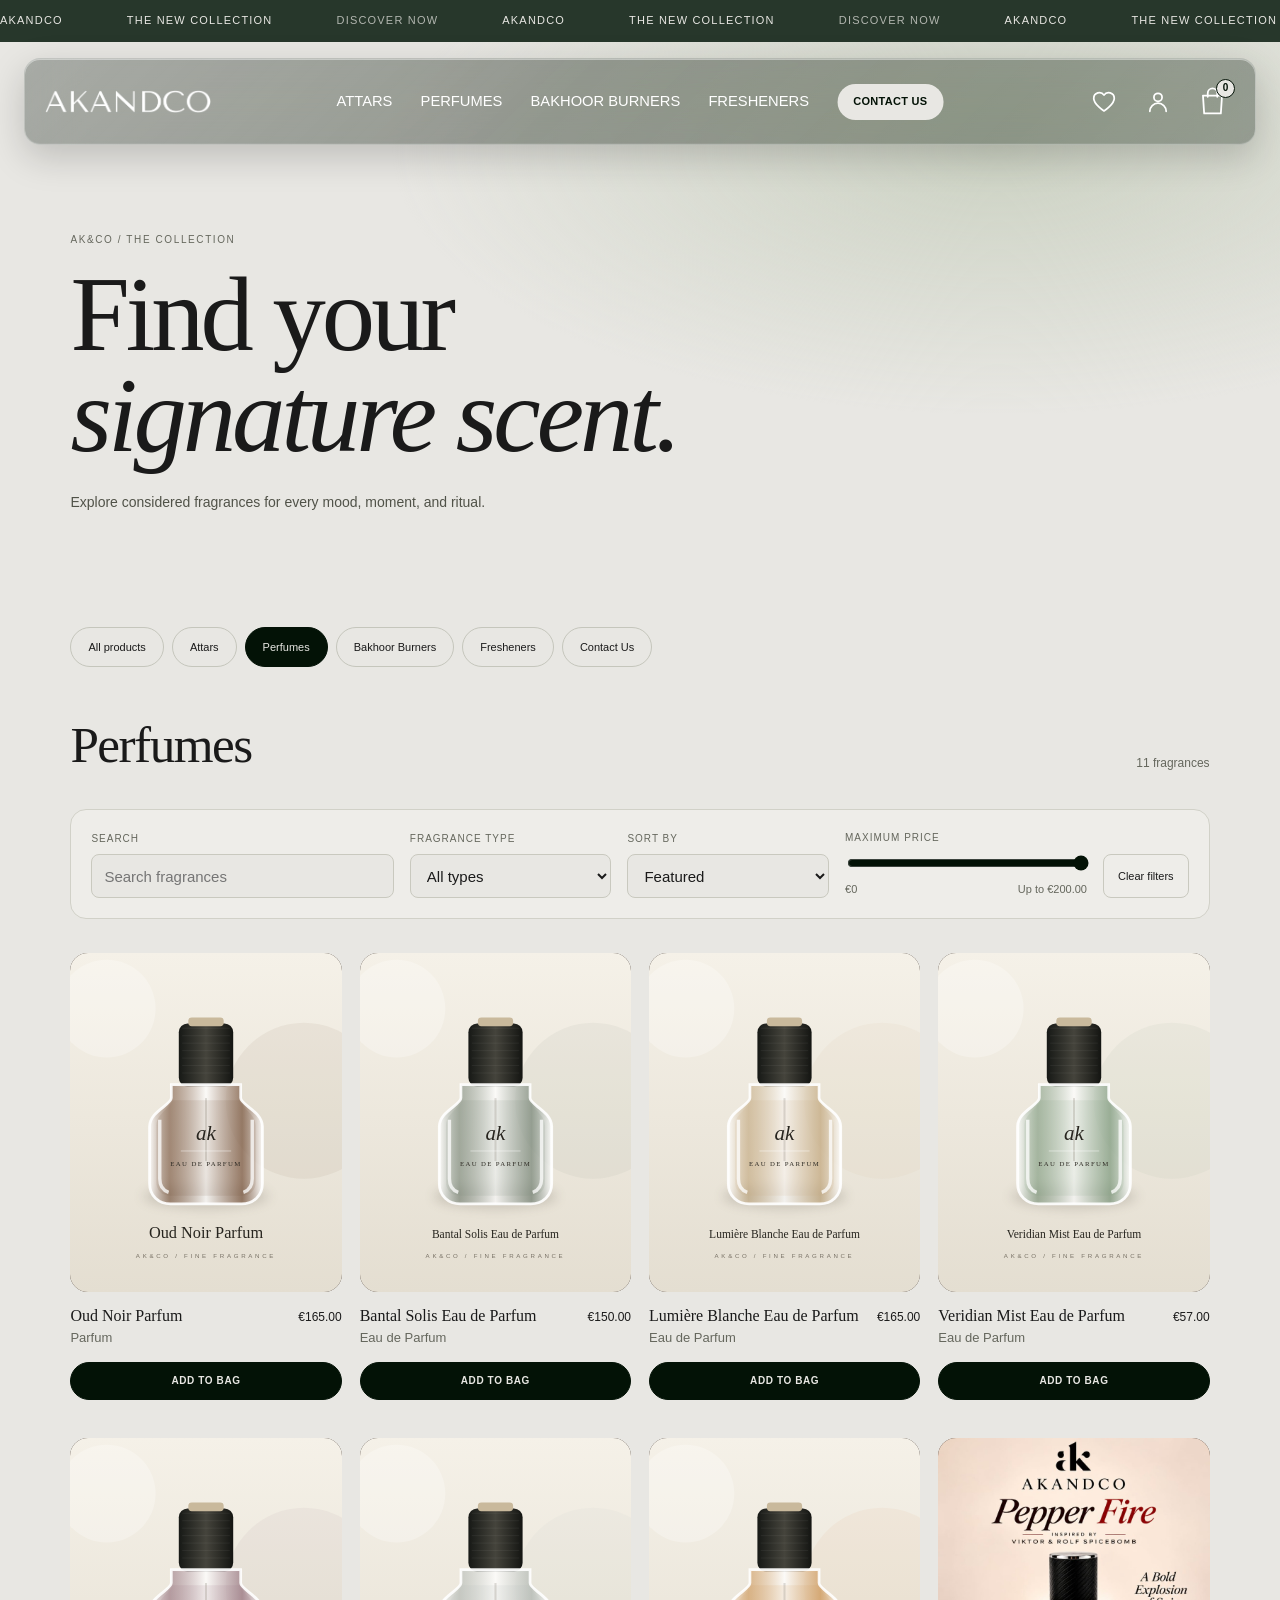
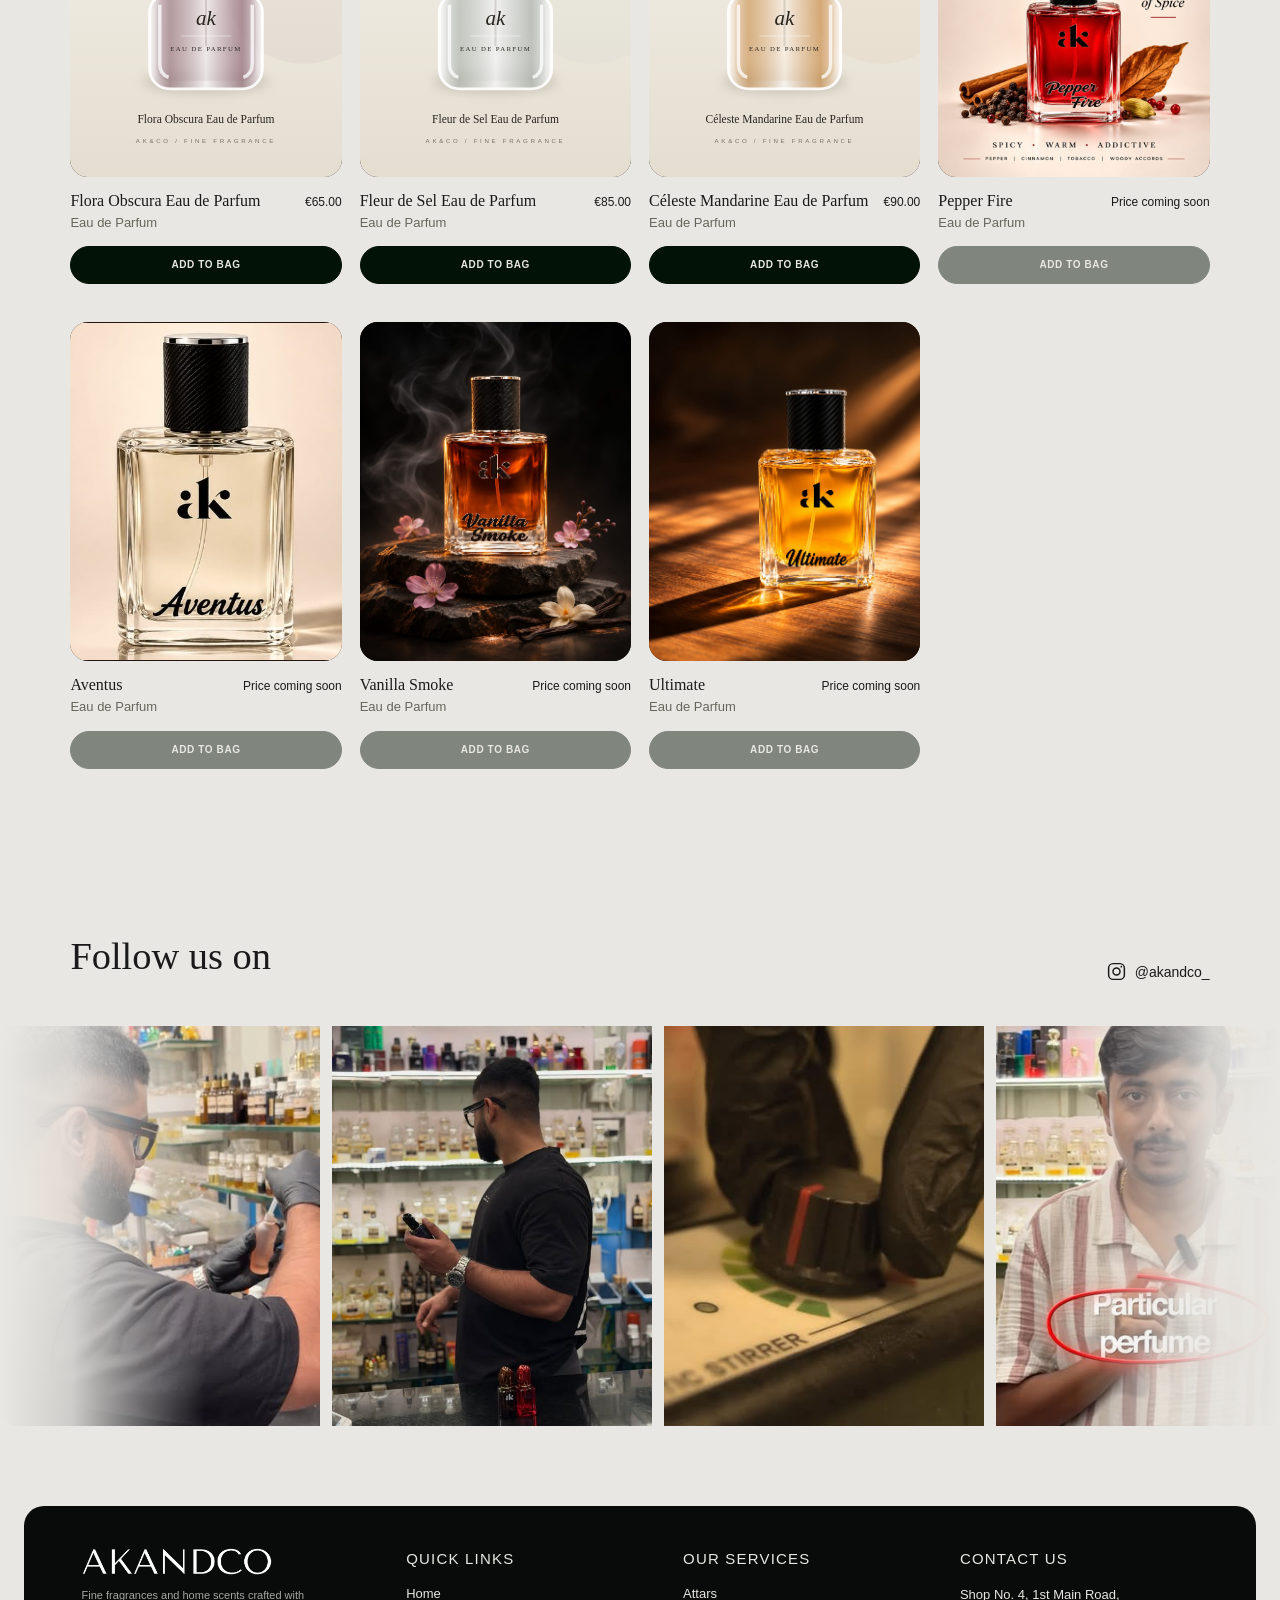
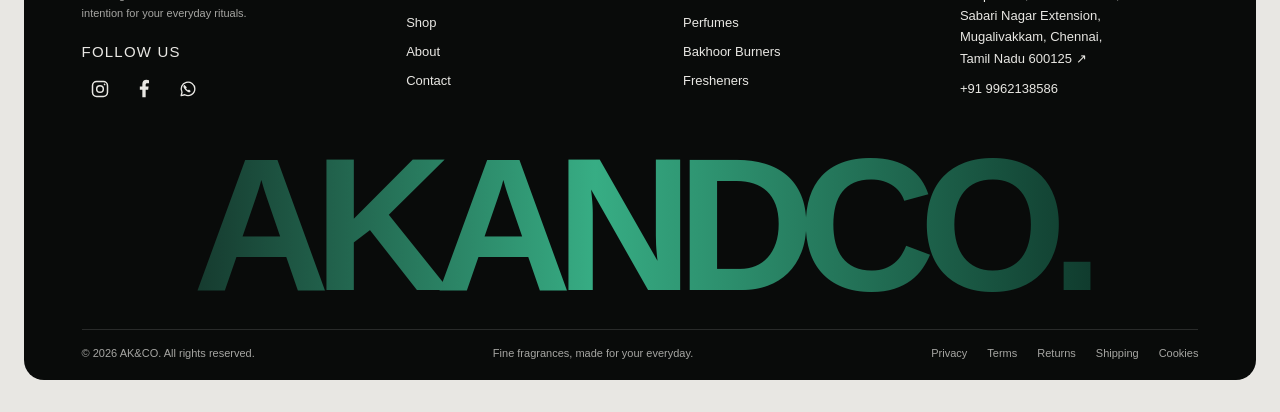
<file: shop.html>
<!doctype html>
<html lang="en">
  <head>
    <meta charset="utf-8" />
    <meta name="viewport" content="width=device-width, initial-scale=1" />
    <meta
      name="description"
      content="Explore the AK&CO fragrance collection and find your signature scent."
    />
    <title>Shop the Collection — AK&CO</title>
    <style>
      :root {
        color-scheme: light;
        --paper: #e8e7e3;
        --ink: #1a1a1a;
        --olive: #031206;
        --line: #c9c9bf;
        --muted: #65675d;
        --serif: Georgia, "Times New Roman", serif;
        --sans: Arial, sans-serif;
        --gutter: clamp(24px, 5.5vw, 80px);
      }
      * {
        box-sizing: border-box;
      }
      html {
        scroll-behavior: smooth;
        scroll-padding-top: 120px;
        background: var(--paper);
      }
      body {
        width: 100%;
        max-width: 1440px;
        margin: 0 auto;
        background: var(--paper);
        color: var(--ink);
        font: 15px/1.55 var(--sans);
        -webkit-font-smoothing: antialiased;
      }
      body.locked {
        overflow: hidden;
      }
      button,
      input,
      select {
        font: inherit;
      }
      button,
      a,
      input,
      select {
        -webkit-tap-highlight-color: transparent;
      }
      a {
        color: inherit;
        text-decoration: none;
      }
      button {
        color: inherit;
      }
      :focus-visible {
        outline: 2px solid currentColor;
        outline-offset: 4px;
      }
      .announcement {
        overflow: hidden;
        min-height: 42px;
        background: #27372b;
        color: var(--paper);
      }
      .announcement a {
        display: flex;
        align-items: center;
        width: 100%;
        min-height: 42px;
        font-size: 11px;
        letter-spacing: 1.2px;
        text-transform: uppercase;
      }
      .announcement-track {
        display: flex;
        width: max-content;
        animation: announcement-scroll 28s linear infinite;
      }
      .announcement-group {
        display: flex;
        align-items: center;
        flex: 0 0 auto;
        gap: clamp(28px, 5vw, 72px);
        padding-right: clamp(28px, 5vw, 72px);
        white-space: nowrap;
      }
      .announcement-item {
        display: inline-flex;
        align-items: center;
        gap: clamp(28px, 5vw, 72px);
      }
      .announcement-item span:last-child {
        opacity: 0.72;
      }
      .announcement-item span[aria-hidden="true"] {
        opacity: 1;
        font-size: 15px;
      }
      .announcement:hover .announcement-track,
      .announcement:focus-within .announcement-track {
        animation-play-state: paused;
      }
      @keyframes announcement-scroll {
        to {
          transform: translateX(-50%);
        }
      }
      @media (max-width: 600px) {
        .announcement {
          min-height: 40px;
        }
        .announcement a {
          min-height: 40px;
          font-size: 10px;
          letter-spacing: 1px;
        }
        .announcement-group,
        .announcement-item {
          gap: 24px;
        }
        .announcement-group {
          padding-right: 24px;
        }
      }
      .site-header {
        position: sticky;
        top: 16px;
        width: calc(100% - 48px);
        max-width: 1440px;
        height: 87px;
        margin: 16px auto -103px;
        z-index: 10;
        color: #fff;
        display: flex;
        align-items: center;
        justify-content: space-between;
        padding: 12px 20px;
        border: 1px solid transparent;
        border-radius: 16px;
        background: transparent;
        isolation: isolate;
      }
      .site-header::before {
        content: "";
        position: absolute;
        inset: -1px;
        z-index: -1;
        pointer-events: none;
        border-radius: inherit;
        border: 1px solid #ffffff55;
        background:
          linear-gradient(
            135deg,
            #ffffff30 0%,
            #ffffff08 44%,
            #ffffff1c 100%
          ),
          rgba(19, 31, 22, 0.4);
        backdrop-filter: blur(28px) saturate(165%);
        -webkit-backdrop-filter: blur(28px) saturate(165%);
        box-shadow:
          0 12px 36px #0000002e,
          inset 0 1px 0 #ffffff70,
          inset 0 -1px 0 #ffffff12;
        transition:
          background 0.35s ease,
          box-shadow 0.35s ease;
      }
      .site-header.scrolled::before {
        background:
          linear-gradient(
            135deg,
            #ffffff26 0%,
            #ffffff08 44%,
            #ffffff18 100%
          ),
          rgba(13, 25, 17, 0.58);
        box-shadow:
          0 10px 32px #00000030,
          inset 0 1px 0 #ffffff60,
          inset 0 -1px 0 #ffffff12;
      }
      .logo img {
        display: block;
        width: clamp(132px, 13vw, 172px);
        max-height: 42px;
        object-fit: contain;
      }
      .nav {
        position: absolute;
        left: 50%;
        display: flex;
        align-items: center;
        gap: clamp(14px, 2.2vw, 32px);
        transform: translateX(-50%);
      }
      .nav a {
        padding: 10px 0;
        font-size: clamp(14px, 1.15vw, 16px);
        text-transform: uppercase;
        white-space: nowrap;
      }
      .nav .nav-contact {
        display: inline-flex;
        min-height: 36px;
        align-items: center;
        justify-content: center;
        padding: 0 16px;
        border-radius: 999px;
        background: var(--paper);
        color: var(--olive);
        font-size: 11px;
        font-weight: 600;
        line-height: 1;
        letter-spacing: 0.3px;
        transition:
          background 0.2s,
          color 0.2s,
          transform 0.2s;
      }
      .nav .nav-contact:hover,
      .nav .nav-contact:focus-visible {
        transform: translateY(-1px);
        background: #fff;
        color: var(--olive);
      }
      .header-actions {
        display: flex;
        align-items: center;
        gap: 8px;
        margin-left: auto;
      }
      .header-icon,
      .bag-button,
      .menu-button {
        display: grid;
        width: 46px;
        height: 46px;
        flex: 0 0 46px;
        place-items: center;
        border: 0;
        border-radius: 50%;
        background: transparent;
        color: inherit;
        cursor: pointer;
      }
      .header-icon:hover,
      .bag-button:hover,
      .menu-button:hover {
        background: #ffffff18;
      }
      .header-icon svg,
      .bag-button svg {
        width: 28px;
        height: 28px;
        fill: none;
        stroke: currentColor;
        stroke-width: 1.5;
        stroke-linecap: round;
        stroke-linejoin: round;
      }
      .bag-button {
        position: relative;
        display: grid;
        place-items: center;
      }
      .bag-button svg {
        width: 29px;
        height: 31px;
      }
      .bag-count {
        position: absolute;
        top: 0;
        right: 0;
        display: grid;
        min-width: 19px;
        height: 19px;
        padding: 0 4px;
        place-items: center;
        border: 1px solid var(--olive);
        border-radius: 999px;
        background: var(--paper);
        color: var(--olive);
        font-size: 10px;
        font-weight: 600;
        line-height: 1;
      }
      .menu-button {
        display: none;
        padding: 9px;
      }
      .menu-button span {
        display: block;
        width: 20px;
        height: 2px;
        margin: 2px 0;
        border-radius: 2px;
        background: currentColor;
      }
      main {
        min-height: 70vh;
      }
      .shop-intro {
        padding: 190px var(--gutter) 70px;
        background:
          radial-gradient(ellipse at 78% 20%, #ccd2c3 0, transparent 43%),
          var(--paper);
      }
      .eyebrow {
        margin: 0 0 16px;
        color: var(--muted);
        font-size: 10px;
        letter-spacing: 1.6px;
        text-transform: uppercase;
      }
      h1,
      h2,
      h3 {
        margin: 0;
        font-family: var(--serif);
        font-weight: 400;
      }
      .hero-title {
        max-width: 760px;
        font-family: "Baskerville", "Times New Roman", serif;
        font-size: clamp(38px, 8.33vw, 120px);
        font-weight: 400;
        line-height: 0.95;
        letter-spacing: -4px;
      }
      .hero-title em {
        font-style: italic;
      }
      .shop-intro p:last-child {
        max-width: 420px;
        margin: 24px 0 0;
        color: #505248;
        font-size: 14px;
        line-height: 1.8;
      }
      .shop-content {
        padding: 42px var(--gutter) 110px;
      }
      .category-tabs {
        display: flex;
        flex-wrap: wrap;
        gap: 8px;
        margin-bottom: 38px;
      }
      .category-tabs a {
        display: inline-flex;
        min-height: 40px;
        align-items: center;
        justify-content: center;
        padding: 0 17px;
        border: 1px solid #c5c6bc;
        border-radius: 999px;
        font-size: 11px;
        transition: background 0.18s, color 0.18s, border-color 0.18s;
      }
      .category-tabs a[aria-current="page"],
      .category-tabs a:hover {
        border-color: var(--olive);
        background: var(--olive);
        color: var(--paper);
      }
      .shop-heading {
        display: flex;
        align-items: end;
        justify-content: space-between;
        gap: 20px;
        margin-bottom: 24px;
      }
      .shop-heading h2 {
        font-size: clamp(32px, 4vw, 52px);
        letter-spacing: -1.5px;
      }
      .result-count {
        color: var(--muted);
        font-size: 12px;
      }
      .filters {
        display: grid;
        grid-template-columns: minmax(200px, 1.5fr) repeat(2, minmax(150px, 1fr)) minmax(190px, 1.2fr) auto;
        align-items: end;
        gap: 16px;
        margin-bottom: 34px;
        padding: 20px;
        border: 1px solid #d1d1c8;
        border-radius: 16px;
        background: #eeede9;
      }
      .filter-control {
        display: grid;
        min-width: 0;
        gap: 8px;
      }
      .filter-control label,
      .filter-label {
        color: var(--muted);
        font-size: 10px;
        letter-spacing: 1px;
        text-transform: uppercase;
      }
      .filter-control input[type="search"],
      .filter-control select {
        width: 100%;
        min-height: 44px;
        padding: 0 12px;
        border: 1px solid #c9c9bf;
        border-radius: 8px;
        background: var(--paper);
        color: var(--ink);
      }
      .price-values {
        display: flex;
        justify-content: space-between;
        color: var(--muted);
        font-size: 11px;
      }
      input[type="range"] {
        width: 100%;
        accent-color: var(--olive);
      }
      .clear-filters {
        min-height: 44px;
        padding: 0 14px;
        border: 1px solid #c9c9bf;
        border-radius: 8px;
        background: transparent;
        font-size: 11px;
        cursor: pointer;
      }
      .clear-filters:hover {
        border-color: var(--olive);
      }
      .product-grid {
        display: grid;
        grid-template-columns: repeat(4, minmax(0, 1fr));
        gap: 38px 18px;
      }
      .product-card {
        display: flex;
        min-width: 0;
        flex-direction: column;
      }
      .product-card-visual {
        position: relative;
        display: grid;
        min-height: 250px;
        aspect-ratio: 4 / 5;
        overflow: hidden;
        place-items: center;
        border-radius: 18px;
        background:
          radial-gradient(ellipse at 50% 48%, #fbfaf3 0, #d9d9d0 63%, #c6c8be 100%);
      }
      .product-card-visual::before {
        position: absolute;
        color: #ffffff90;
        content: "AK&CO";
        font: italic clamp(28px, 4vw, 54px)/1 var(--serif);
        letter-spacing: -0.06em;
      }
      .product-card-visual.has-image {
        background: #24160f;
      }
      .product-card-visual.has-image::before {
        content: none;
      }
      .product-card-visual > img {
        position: absolute;
        inset: 0;
        width: 100%;
        height: 100%;
        object-fit: contain;
      }
      .product-card-visual.has-image .product-type-tag {
        display: none;
      }
      .product-card-visual span {
        position: relative;
        display: grid;
        width: 76px;
        height: 118px;
        place-items: center;
        border: 1px solid #ffffffc0;
        border-radius: 14px 14px 20px 20px;
        background: linear-gradient(110deg, #ffffffaa, #b8b9ac88 48%, #f7f5e9b8);
        box-shadow: 0 18px 30px #121a121a;
        color: #30352d;
        font: 20px var(--serif);
      }
      .product-card-visual span::before {
        position: absolute;
        top: -17px;
        width: 24px;
        height: 17px;
        border: 1px solid #ffffffa0;
        border-bottom: 0;
        border-radius: 4px 4px 0 0;
        background: #a6a99d;
        content: "";
      }
      .product-card-visual .product-type-tag {
        position: absolute;
        right: 12px;
        bottom: 12px;
        left: 12px;
        color: #505248;
        font: 9px var(--sans);
        letter-spacing: 1.4px;
        text-align: center;
        text-transform: uppercase;
      }
      .product-card-info {
        display: grid;
        grid-template-columns: minmax(0, 1fr) auto;
        gap: 5px 10px;
        padding-top: 14px;
      }
      .product-card-info h3 {
        min-width: 0;
        overflow: hidden;
        font-size: 16px;
        line-height: 1.2;
        text-overflow: ellipsis;
        white-space: nowrap;
      }
      .product-card-info p {
        margin: 3px 0 0;
        color: var(--muted);
        font-size: 13px;
      }
      .product-card-price {
        padding-top: 2px;
        font-size: 12px;
        white-space: nowrap;
      }
      .product-card-actions {
        display: flex;
        width: 100%;
        margin-top: 13px;
      }
      .add-to-bag {
        display: inline-flex;
        width: 100%;
        min-height: 38px;
        align-items: center;
        justify-content: center;
        padding: 0 14px;
        border: 1px solid var(--olive);
        border-radius: 999px;
        background: var(--olive);
        color: var(--paper);
        font-size: 10px;
        font-weight: 600;
        letter-spacing: 0.06em;
        text-transform: uppercase;
        cursor: pointer;
        transition: background 0.18s, color 0.18s;
      }
      .add-to-bag:hover {
        background: transparent;
        color: var(--olive);
      }
      .add-to-bag:disabled {
        cursor: not-allowed;
        opacity: 0.45;
      }
      .empty-state {
        padding: 70px 20px;
        border: 1px solid #d1d1c8;
        border-radius: 16px;
        text-align: center;
      }
      .empty-state h3 {
        margin-bottom: 8px;
        font-size: 32px;
      }
      .empty-state p {
        margin: 0;
        color: var(--muted);
        font-size: 13px;
      }
      .social {
        padding: 48px 0 80px;
        color: var(--ink);
      }
      .social-heading {
        display: flex;
        align-items: flex-end;
        justify-content: space-between;
        gap: 18px;
        padding: 0 5.5%;
        margin-bottom: 40px;
      }
      .social-heading h2 {
        font-size: clamp(30px, 3vw, 44px);
      }
      .social-link {
        display: inline-flex;
        align-items: center;
        gap: 8px;
        padding-bottom: 4px;
        font-size: 14px;
        line-height: 1;
      }
      .social-profile-icon {
        width: 1.5em;
        height: 1.5em;
        fill: none;
        stroke: currentColor;
        stroke-width: 1.7;
        stroke-linecap: round;
        stroke-linejoin: round;
      }
      .social-gallery {
        position: relative;
        overflow: hidden;
        isolation: isolate;
      }
      .social-gallery::before,
      .social-gallery::after {
        position: absolute;
        z-index: 1;
        top: 0;
        bottom: 0;
        width: clamp(88px, 16vw, 260px);
        content: "";
        pointer-events: none;
      }
      .social-gallery::before {
        left: 0;
        background: linear-gradient(90deg, var(--paper), rgb(232 231 227 / 88%) 35%, transparent);
      }
      .social-gallery::after {
        right: 0;
        background: linear-gradient(270deg, var(--paper), rgb(232 231 227 / 88%) 35%, transparent);
      }
      .social-track {
        display: flex;
        width: max-content;
        animation: instagram-scroll 42s linear infinite;
      }
      .social-group {
        display: flex;
        flex-shrink: 0;
        gap: 12px;
        padding-right: 12px;
      }
      .social-group a {
        display: block;
        flex: 0 0 clamp(260px, 25vw, 420px);
        width: clamp(260px, 25vw, 420px);
        aspect-ratio: 4 / 5;
        overflow: hidden;
      }
      .social-gallery:hover .social-track,
      .social-gallery:focus-within .social-track {
        animation-play-state: paused;
      }
      @keyframes instagram-scroll {
        to {
          transform: translateX(-50%);
        }
      }
      .social-gallery img {
        width: 100%;
        height: 100%;
        object-fit: cover;
        transition: filter 0.35s, transform 0.65s ease;
      }
      .social-gallery a:hover img {
        filter: brightness(0.9);
      }
      footer {
        width: calc(100% - 48px);
        max-width: 1440px;
        margin: 0 auto 32px;
        overflow: hidden;
        border-radius: 20px;
        background: #090b0a;
        color: var(--paper);
        padding: 42px clamp(24px, 4.5vw, 62px) 0;
      }
      .footer-top {
        display: grid;
        grid-template-columns: minmax(0, 1.2fr) repeat(3, minmax(0, 1fr));
        grid-template-areas: "intro quick services contact";
        column-gap: clamp(20px, 3vw, 44px);
        row-gap: 36px;
      }
      .footer-intro {
        grid-area: intro;
        max-width: 290px;
      }
      .footer-intro h2 {
        margin: 0 0 12px;
        font-family: var(--sans);
        font-size: 19px;
        font-weight: 700;
        line-height: 1;
        letter-spacing: -0.7px;
      }
      .footer-intro > img {
        display: block;
        width: clamp(140px, 16vw, 190px);
        height: auto;
        margin-bottom: 12px;
        object-fit: contain;
      }
      .footer-intro p {
        max-width: 260px;
        font-size: 11px;
        line-height: 1.6;
        opacity: 0.7;
      }
      .footer-links {
        display: flex;
        flex-direction: column;
        align-items: start;
        gap: 9px;
        min-width: 0;
        font-size: 13px;
      }
      .footer-quick-links {
        grid-area: quick;
      }
      .footer-services {
        grid-area: services;
      }
      .footer-links .footer-heading {
        margin-bottom: 4px;
      }
      .footer-links a:hover {
        text-decoration: underline;
      }
      .footer-social a {
        display: grid;
        width: 36px;
        height: 36px;
        place-items: center;
        transition: opacity 180ms ease;
      }
      .footer-social a:hover {
        opacity: 0.65;
      }
      .footer-social svg {
        display: block;
        width: 20px;
        height: 20px;
      }
      .footer-social {
        display: flex;
        flex-direction: row;
        flex-wrap: wrap;
        align-items: center;
        gap: 8px;
        margin-top: 18px;
      }
      .footer-social .footer-heading {
        flex-basis: 100%;
        margin-bottom: 0;
      }
      .footer-address a {
        line-height: 1.65;
        max-width: 240px;
        overflow-wrap: anywhere;
      }
      .footer-address {
        grid-area: contact;
      }
      .footer-heading,
      .newsletter h3 {
        font-family: var(--sans);
        font-size: 15px;
        font-weight: 500;
        line-height: 1.5;
        letter-spacing: 1.2px;
        text-transform: uppercase;
        margin-bottom: 10px;
      }
      .newsletter {
        grid-column: 1 / -1;
        display: grid;
        grid-template-columns: minmax(0, 1fr) minmax(260px, 0.85fr);
        align-items: center;
        column-gap: clamp(32px, 7vw, 100px);
        row-gap: 8px;
        width: 100%;
        max-width: none;
        margin: 0;
        padding-top: 24px;
        border-top: 1px solid #ffffff30;
      }
      .newsletter h3,
      .newsletter p {
        grid-column: 1;
      }
      .newsletter p {
        max-width: 350px;
        margin: 0;
        font-size: 13px;
        opacity: 0.75;
      }
      .newsletter form {
        grid-column: 2;
        grid-row: 1 / span 2;
        width: 100%;
      }
      .email-field {
        display: flex;
        align-items: center;
        border-bottom: 1px solid #a0a28e;
        transition: border-color 0.2s;
      }
      .email-field:focus-within {
        border-color: #fff;
      }
      .email-field input {
        min-width: 0;
        flex: 1;
        padding: 13px 0;
        border: 0;
        border-radius: 0;
        outline-offset: 1px;
        background: none;
        color: inherit;
        color-scheme: dark;
        caret-color: var(--paper);
      }
      .email-field input:focus,
      .email-field input:focus-visible {
        outline: none;
        background: transparent;
        box-shadow: none;
      }
      .email-field input:-webkit-autofill,
      .email-field input:-webkit-autofill:hover,
      .email-field input:-webkit-autofill:focus {
        -webkit-text-fill-color: var(--paper);
        -webkit-box-shadow: 0 0 0 1000px var(--olive) inset;
      }
      .email-field input::placeholder {
        color: #c1c3b5;
      }
      .email-field button {
        min-width: 44px;
        min-height: 44px;
        padding: 0 6px;
        border: 0;
        background: none;
        color: inherit;
        font-size: 28px;
        cursor: pointer;
      }
      .form-status {
        min-height: 22px;
        margin-top: 8px;
        font-size: 12px;
      }
      .footer-brand {
        overflow: hidden;
        background: linear-gradient(90deg, #102720 4%, #37ad84 46%, #0c3025 95%);
        background-clip: text;
        color: transparent;
        font-family: Arial, Helvetica, sans-serif;
        font-size: clamp(72px, 15vw, 190px);
        font-weight: 800;
        line-height: 1;
        letter-spacing: -0.085em;
        white-space: nowrap;
        margin: 22px 0 10px;
        text-align: center;
      }
      .footer-bottom {
        display: flex;
        align-items: center;
        justify-content: space-between;
        gap: 20px;
        border-top: 1px solid #ffffff30;
        padding: 15px 0 18px;
        font-size: 11px;
        opacity: 0.7;
      }
      .footer-legal {
        display: flex;
        flex-wrap: wrap;
        gap: 8px 20px;
      }
      .footer-legal a:hover {
        text-decoration: underline;
      }
      .overlay {
        position: fixed;
        inset: 0;
        z-index: 30;
        display: none;
        background: #0007;
      }
      .overlay.open {
        display: block;
      }
      .mobile-menu {
        position: absolute;
        inset: 0;
        display: flex;
        flex-direction: column;
        justify-content: center;
        overflow-y: auto;
        overscroll-behavior: contain;
        padding: calc(108px + env(safe-area-inset-top)) clamp(26px, 8vw, 48px)
          calc(28px + env(safe-area-inset-bottom));
        background: linear-gradient(155deg, #102218, var(--olive) 58%);
        color: var(--paper);
      }
      .mobile-menu-logo {
        position: absolute;
        top: calc(22px + env(safe-area-inset-top));
        left: clamp(24px, 7vw, 40px);
        display: inline-flex;
        max-width: 48vw;
      }
      .mobile-menu-logo img {
        width: clamp(132px, 40vw, 170px);
        max-height: 38px;
        object-fit: contain;
      }
      .mobile-menu-label {
        margin-bottom: 14px;
        color: #c6cbbf;
        font-size: 10px;
        letter-spacing: 0.2em;
        text-transform: uppercase;
      }
      .mobile-menu .menu-link {
        display: flex;
        align-items: center;
        justify-content: space-between;
        gap: 16px;
        border-bottom: 1px solid #ffffff26;
        padding: 13px 0;
        font: clamp(25px, 7vw, 34px)/1.2 var(--serif);
      }
      .mobile-menu .menu-link::after {
        color: #c6cbbf;
        content: "↗";
        font: 16px var(--sans);
        transition: transform 0.25s ease;
      }
      .mobile-menu .menu-link:hover::after,
      .mobile-menu .menu-link:focus-visible::after {
        transform: translate(3px, -3px);
      }
      .mobile-menu-footer {
        margin-top: auto;
        padding-top: 24px;
        color: #c6cbbf;
        font-size: 11px;
        letter-spacing: 0.04em;
      }
      .mobile-menu-close {
        position: absolute;
        top: calc(18px + env(safe-area-inset-top));
        right: clamp(18px, 6vw, 32px);
        display: grid;
        place-items: center;
        width: 42px;
        height: 42px;
        border: 0;
        border-radius: 0;
        background: transparent;
        color: inherit;
        font-size: 32px;
        font-weight: 300;
        cursor: pointer;
      }
      .cart-drawer {
        position: absolute;
        top: 0;
        right: 0;
        display: flex;
        width: min(460px, 100%);
        height: 100%;
        flex-direction: column;
        padding: 28px;
        background: var(--paper);
      }
      .cart-drawer-header {
        display: flex;
        align-items: center;
        justify-content: space-between;
        padding-bottom: 18px;
        border-bottom: 1px solid var(--line);
      }
      .cart-drawer-header h2 {
        font-size: 32px;
      }
      .cart-close {
        width: 42px;
        height: 42px;
        border: 1px solid var(--line);
        border-radius: 50%;
        background: transparent;
        font-size: 22px;
        cursor: pointer;
      }
      .cart-items {
        flex: 1;
        overflow: auto;
        padding: 16px 0;
      }
      .cart-row {
        display: flex;
        align-items: center;
        justify-content: space-between;
        gap: 16px;
        padding: 14px 0;
        border-bottom: 1px solid var(--line);
      }
      .cart-row h3 {
        font-size: 17px;
      }
      .cart-row p {
        margin: 3px 0 0;
        color: var(--muted);
        font-size: 11px;
      }
      .cart-quantity {
        display: flex;
        align-items: center;
        gap: 12px;
        white-space: nowrap;
      }
      .cart-quantity button {
        width: 32px;
        height: 32px;
        border: 1px solid var(--line);
        border-radius: 50%;
        background: transparent;
        cursor: pointer;
      }
      .cart-summary {
        padding-top: 16px;
        border-top: 1px solid var(--line);
      }
      .cart-summary div {
        display: flex;
        justify-content: space-between;
      }
      .cart-summary p {
        color: var(--muted);
        font-size: 11px;
        text-align: center;
      }
      .toast {
        position: fixed;
        bottom: 24px;
        left: 50%;
        z-index: 50;
        max-width: calc(100% - 32px);
        padding: 12px 20px;
        transform: translate(-50%, 20px);
        background: var(--olive);
        color: var(--paper);
        font-size: 12px;
        opacity: 0;
        pointer-events: none;
        transition: opacity 0.2s, transform 0.2s;
      }
      .toast.show {
        transform: translate(-50%, 0);
        opacity: 1;
      }
      @media (max-width: 900px) {
        .nav {
          gap: 14px;
        }
        .filters {
          grid-template-columns: repeat(2, minmax(0, 1fr));
        }
        .product-grid {
          grid-template-columns: repeat(3, minmax(0, 1fr));
          gap: 32px 14px;
        }
      }
      @media (max-width: 700px) {
        .site-header {
          top: 12px;
          width: calc(100% - 24px);
          height: 72px;
          margin: 12px auto -84px;
          padding: 8px 12px;
          border-radius: 14px;
        }
        .logo img {
          width: clamp(88px, 29vw, 114px);
          max-height: 36px;
        }
        .nav {
          display: none;
        }
        .header-actions {
          gap: 1px;
        }
        .header-icon,
        .bag-button,
        .menu-button {
          width: 42px;
          height: 42px;
          flex-basis: 42px;
        }
        .header-icon svg,
        .bag-button svg {
          width: 24px;
          height: 24px;
        }
        .bag-button svg {
          width: 25px;
          height: 27px;
        }
        .menu-button {
          display: grid;
        }
        .shop-intro {
          padding-top: 155px;
          padding-bottom: 48px;
        }
        .shop-content {
          padding-top: 30px;
        }
        .category-tabs {
          flex-wrap: nowrap;
          overflow-x: auto;
          padding-bottom: 8px;
          margin-right: calc(var(--gutter) * -1);
          scrollbar-width: thin;
        }
        .category-tabs a {
          flex: 0 0 auto;
        }
      }
      @media (max-width: 600px) {
        .filters {
          grid-template-columns: minmax(0, 1fr);
          gap: 14px;
          padding: 16px;
        }
        .shop-heading {
          align-items: start;
          flex-direction: column;
          gap: 7px;
        }
        .product-grid {
          grid-template-columns: repeat(2, minmax(0, 1fr));
          gap: 28px 12px;
        }
        .product-card-visual {
          min-height: 180px;
          border-radius: 14px;
        }
        .product-card-visual span {
          width: 58px;
          height: 90px;
          font-size: 16px;
        }
        .product-card-info {
          display: block;
          padding-top: 10px;
        }
        .product-card-info h3 {
          font-size: 14px;
        }
        .product-card-info p {
          font-size: 12px;
        }
        .product-card-price {
          display: block;
          margin-top: 5px;
        }
        .product-card-actions {
          margin-top: 12px;
        }
        .add-to-bag {
          min-height: 36px;
          padding: 0 10px;
          font-size: 10px;
          letter-spacing: 0.6px;
        }
        .social {
          padding: 55px 0;
        }
        .social-heading {
          gap: 12px;
          padding: 0 24px;
          margin-bottom: 28px;
        }
        .social-heading h2 {
          font-size: 30px;
        }
        .social-link {
          flex-shrink: 0;
          font-size: 12px;
        }
        .social-group a {
          flex-basis: 65vw;
          width: 65vw;
        }
      }
      @media (max-width: 900px) {
        .footer-top {
          grid-template-columns: repeat(2, minmax(0, 1fr));
          grid-template-areas:
            "intro intro"
            "quick services"
            "contact contact";
        }
        .footer-intro {
          max-width: 100%;
        }
      }
      @media (max-width: 600px) {
        footer {
          width: auto;
          margin: 0 12px 16px;
          padding: 32px 22px 0;
          border-radius: 16px;
        }
        .footer-top {
          grid-template-columns: minmax(0, 1fr);
          grid-template-areas:
            "intro"
            "quick"
            "services"
            "contact";
          gap: 0;
        }
        .footer-intro {
          text-align: center;
        }
        .footer-intro > img {
          margin-right: auto;
          margin-left: auto;
        }
        .footer-intro p {
          margin-right: auto;
          margin-left: auto;
        }
        .footer-social {
          justify-content: center;
          gap: 8px;
        }
        .footer-social .footer-heading {
          flex-basis: 100%;
          margin-right: 0;
          text-align: center;
        }
        .footer-social a {
          width: 36px;
          height: 36px;
        }
        .footer-social svg {
          width: 20px;
          height: 20px;
        }
        .footer-quick-links,
        .footer-services,
        .footer-address {
          align-items: center;
          padding-top: 20px;
          border-top: 1px solid #ffffff30;
          text-align: center;
        }
        .footer-quick-links,
        .footer-services {
          margin-top: 20px;
        }
        .footer-address {
          display: flex;
          flex-direction: column;
          margin-top: 20px;
        }
        .footer-address .footer-heading {
          margin-bottom: 0;
        }
        .footer-address a {
          max-width: 100%;
          overflow-wrap: anywhere;
        }
        .footer-address a:last-child {
          white-space: normal;
        }
        .newsletter {
          grid-column: 1 / -1;
          display: block;
          padding-top: 25px;
        }
        .newsletter form {
          margin-top: 18px;
        }
        .footer-brand {
          font-size: clamp(44px, 12vw, 72px);
          margin: 20px 0 8px;
        }
        .footer-bottom {
          display: grid;
          grid-template-columns: minmax(0, 1fr);
          justify-items: center;
          gap: 10px;
          font-size: 10px;
          text-align: center;
        }
        .footer-bottom > span:last-of-type {
          text-align: center;
        }
        .footer-legal {
          justify-content: center;
          gap: 8px 10px;
        }
      }
      @media (max-width: 360px) {
        .header-icon,
        .bag-button,
        .menu-button {
          width: 36px;
          height: 36px;
          flex-basis: 36px;
        }
        .header-actions {
          gap: 0;
        }
        .shop-content {
          padding-right: 18px;
          padding-left: 18px;
        }
      }
      @media (prefers-reduced-motion: reduce) {
        .announcement-track {
          animation: none;
        }
        *,
        *::before,
        *::after {
          scroll-behavior: auto !important;
          transition-duration: 0.01ms !important;
        }
      }
    </style>
  </head>
  <body>
    <div class="announcement">
      <a href="index.html#spring" aria-label="Discover the new collection">
        <span class="announcement-track" aria-hidden="true">
          <span class="announcement-group">
            <span class="announcement-item"><span>AKANDCO</span><span>The new collection</span><span>Discover now</span></span>
            <span class="announcement-item"><span>AKANDCO</span><span>The new collection</span><span>Discover now</span></span>
          </span>
          <span class="announcement-group">
            <span class="announcement-item"><span>AKANDCO</span><span>The new collection</span><span>Discover now</span></span>
            <span class="announcement-item"><span>AKANDCO</span><span>The new collection</span><span>Discover now</span></span>
          </span>
        </span>
      </a>
    </div>
    <header class="site-header">
      <a class="logo" href="index.html" aria-label="AKANDCO home">
        <img src="akandco-logo.png" alt="AKANDCO" />
      </a>
      <nav class="nav" aria-label="Main navigation">
        <a href="?category=attars" data-category-link="attars">Attars</a>
        <a href="?category=perfumes" data-category-link="perfumes">Perfumes</a>
        <a href="?category=bakhoor-burners" data-category-link="bakhoor-burners">Bakhoor Burners</a>
        <a href="?category=fresheners" data-category-link="fresheners">Fresheners</a>
        <a class="nav-contact" href="index.html#contact">Contact Us</a>
      </nav>
      <div class="header-actions">
        <a class="header-icon" href="#products" aria-label="Wishlist">
          <svg viewBox="0 0 24 24" aria-hidden="true"><path d="M20.8 8.7c0 5.3-8.8 11-8.8 11s-8.8-5.7-8.8-11a4.8 4.8 0 0 1 8.8-2.6 4.8 4.8 0 0 1 8.8 2.6Z" /></svg>
        </a>
        <a class="header-icon" href="index.html#contact" aria-label="Account">
          <svg viewBox="0 0 24 24" aria-hidden="true"><circle cx="12" cy="8" r="3.5" /><path d="M5 20a7 7 0 0 1 14 0" /></svg>
        </a>
        <button class="bag-button" type="button" aria-label="Open shopping bag" aria-haspopup="dialog">
          <svg viewBox="0 0 24 26" aria-hidden="true"><path d="M4 8h16l-1 15H5L4 8Z" /><path d="M8 9V6a4 4 0 0 1 8 0v3" /></svg>
          <span class="bag-count">0</span>
        </button>
        <button class="menu-button" type="button" aria-label="Open menu" aria-expanded="false">
          <span></span><span></span><span></span>
        </button>
      </div>
    </header>
    <main>
      <section class="shop-intro">
        <p class="eyebrow">AK&CO / THE COLLECTION</p>
        <h1 class="hero-title">Find your<br /><em>signature scent.</em></h1>
        <p>Explore considered fragrances for every mood, moment, and ritual.</p>
      </section>
      <section class="shop-content" id="products" aria-labelledby="shop-title">
        <nav class="category-tabs" aria-label="Filter by category">
          <a href="?category=all" data-category-link="all">All products</a>
          <a href="?category=attars" data-category-link="attars">Attars</a>
          <a href="?category=perfumes" data-category-link="perfumes">Perfumes</a>
          <a href="?category=bakhoor-burners" data-category-link="bakhoor-burners">Bakhoor Burners</a>
          <a href="?category=fresheners" data-category-link="fresheners">Fresheners</a>
          <a href="index.html#contact">Contact Us</a>
        </nav>
        <div class="shop-heading">
          <h2 id="shop-title">Perfumes</h2>
          <p class="result-count" aria-live="polite"></p>
        </div>
        <div class="filters" aria-label="Product filters">
          <div class="filter-control">
            <label for="product-search">Search</label>
            <input id="product-search" type="search" placeholder="Search fragrances" />
          </div>
          <div class="filter-control">
            <label for="type-filter">Fragrance type</label>
            <select id="type-filter"><option value="all">All types</option></select>
          </div>
          <div class="filter-control">
            <label for="sort-order">Sort by</label>
            <select id="sort-order">
              <option value="featured">Featured</option>
              <option value="name-asc">Name: A to Z</option>
              <option value="price-asc">Price: low to high</option>
              <option value="price-desc">Price: high to low</option>
            </select>
          </div>
          <div class="filter-control">
            <label for="price-filter">Maximum price</label>
            <input id="price-filter" type="range" min="0" max="200" step="1" value="200" />
            <div class="price-values"><span>€0</span><span id="price-value">Up to €200</span></div>
          </div>
          <button class="clear-filters" type="button">Clear filters</button>
        </div>
        <div class="empty-state" hidden role="status">
          <h3></h3>
          <p>No products match these filters. Try another category or clear your filters.</p>
        </div>
        <div class="product-grid" aria-live="polite"></div>
      </section>
      <section class="social" aria-labelledby="shop-social-title">
        <div class="social-heading">
          <h2 id="shop-social-title">Follow us on</h2>
          <a
            class="social-link"
            href="https://www.instagram.com/akandco_"
            target="_blank"
            rel="noopener noreferrer"
          >
            <svg class="social-profile-icon" viewBox="0 0 24 24" aria-hidden="true">
              <rect x="3" y="3" width="18" height="18" rx="5" />
              <circle cx="12" cy="12" r="4" />
              <circle cx="17.5" cy="6.5" r="1" fill="currentColor" stroke="none" />
            </svg>
            @akandco_
          </a>
        </div>
        <div class="social-gallery">
          <div class="social-group">
            <a href="https://www.instagram.com/akandco_/reel/Da5gZP4qn5D/" target="_blank" rel="noopener noreferrer" aria-label="View AK&CO's Instagram post from July 17, 2026">
              <img src="images/instagram-post-1.jpg" alt="AK&CO team member testing a fragrance in the shop" loading="lazy" />
            </a>
            <a href="https://www.instagram.com/akandco_/p/Da3Nf-rHV1Y/" target="_blank" rel="noopener noreferrer" aria-label="View AK&CO's Instagram post from July 16, 2026">
              <img src="images/instagram-post-2.jpg" alt="AK&CO team member choosing a fragrance in the shop" loading="lazy" />
            </a>
            <a href="https://www.instagram.com/akandco_/reel/DQ1gdRsj1aV/" target="_blank" rel="noopener noreferrer" aria-label="View AK&CO's Instagram post from November 9, 2025">
              <img src="images/instagram-post-3.jpg" alt="A close-up of fragrance-making equipment" loading="lazy" />
            </a>
            <a href="https://www.instagram.com/akandco_/reel/DdUIgIWqEwa/" target="_blank" rel="noopener noreferrer" aria-label="View AK&CO's Instagram post from September 15, 2026">
              <img src="images/instagram-post-4.jpg" alt="AK&CO team member sharing a perfume recommendation" loading="lazy" />
            </a>
          </div>
        </div>
      </section>
    </main>
    <footer id="contact">
      <div class="footer-top">
        <div class="footer-intro">
          <img src="akandco-logo.png" alt="AK&amp;CO" />
          <p>
            Fine fragrances and home scents crafted with intention for your
            everyday rituals.
          </p>
          <nav class="footer-social" aria-label="Social media">
            <h3 class="footer-heading">Follow us</h3>
            <a href="https://www.instagram.com/akandco_" target="_blank" rel="noopener noreferrer" aria-label="AK&CO on Instagram">
              <svg viewBox="0 0 24 24" fill="none" stroke="currentColor" stroke-width="1.8" aria-hidden="true">
                <rect x="3" y="3" width="18" height="18" rx="5" />
                <circle cx="12" cy="12" r="4" />
                <circle cx="17.5" cy="6.5" r="1" fill="currentColor" stroke="none" />
              </svg>
            </a>
            <a href="https://www.facebook.com/people/Akandco-AK/pfbid02zSL1EFcDEbV1DV4jn8VYN96iUTpEWhkYSv5zdcVWNPGgvH8zxA4sZC2i7FXAffJfl/" target="_blank" rel="noopener noreferrer" aria-label="AK&CO on Facebook">
              <svg viewBox="0 0 24 24" fill="currentColor" aria-hidden="true">
                <path d="M14 22v-9h3l.5-4H14V7c0-1.2.4-2 2-2h2V1.4A24 24 0 0 0 15 1c-3 0-5 1.8-5 5v3H7v4h3v9z" />
              </svg>
            </a>
            <a href="https://api.whatsapp.com/send/?phone=919962138586" target="_blank" rel="noopener noreferrer" aria-label="Chat with AK&CO on WhatsApp">
              <svg viewBox="0 0 24 24" fill="none" aria-hidden="true">
                <path d="M20.2 11.7a8.2 8.2 0 0 1-12.1 7.2L3.8 20l1-4.1a8.2 8.2 0 1 1 15.4-4.2Z" fill="none" stroke="currentColor" stroke-width="1.6" stroke-linejoin="round" />
                <path d="M8.1 7.4c-.4-.4-1-.2-1.3.3-.4.7-.4 1.6 0 2.6 1 2.3 2.9 4.2 5.2 5.2 1 .4 1.9.4 2.6 0 .5-.3.7-.9.3-1.3l-1.1-1.1c-.3-.3-.7-.3-1-.1l-.8.6c-1-.5-1.8-1.3-2.3-2.3l.6-.8c.2-.3.2-.7-.1-1L8.1 7.4Z" fill="currentColor" />
              </svg>
            </a>
          </nav>
        </div>
        <nav class="footer-links footer-quick-links" aria-label="Quick links">
          <h3 class="footer-heading">Quick Links</h3>
          <a href="index.html">Home</a>
          <a href="index.html#favorites">Shop</a>
          <a href="index.html#about">About</a>
          <a href="https://senseparfumes.framer.website/contact">Contact</a>
        </nav>
        <nav class="footer-links footer-services" aria-label="Our services">
          <h3 class="footer-heading">Our Services</h3>
          <a href="shop.html?category=attars">Attars</a>
          <a href="shop.html?category=perfumes">Perfumes</a>
          <a href="shop.html?category=bakhoor-burners">Bakhoor Burners</a>
          <a href="shop.html?category=fresheners">Fresheners</a>
        </nav>
        <div class="footer-links footer-address">
          <h3 class="footer-heading">Contact Us</h3>
          <a
            href="https://www.google.com/maps/place/AKANDCO/@13.0195679,80.161738,15z/data=!4m6!3m5!1s0x3a5266222c0feda9:0xc48838359cca826!8m2!3d13.0231376!4d80.1692375!16s%2Fg%2F11vzsgpkdj?entry=ttu&amp;g_ep=EgoyMDI2MTAxOS4wIKXMDSoASAFQAw%3D%3D"
            target="_blank"
            rel="noopener noreferrer"
            aria-label="Open AKANDCO in Google Maps"
            >Shop No. 4, 1st Main Road,<br />Sabari Nagar Extension,<br />Mugalivakkam, Chennai,<br />Tamil Nadu 600125 ↗</a
          >
          <a href="https://api.whatsapp.com/send/?phone=919962138586" target="_blank" rel="noopener noreferrer">+91 9962138586</a>
        </div>
      </div>
      <div class="footer-brand" aria-label="AKANDCO">AKANDCO.</div>
      <div class="footer-bottom">
        <span>© 2026 AK&amp;CO. All rights reserved.</span>
        <span>Fine fragrances, made for your everyday.</span>
        <nav class="footer-legal" aria-label="Legal links">
          <a href="https://senseparfumes.framer.website/legal-pages/privacy-policy">Privacy</a>
          <a href="https://senseparfumes.framer.website/legal-pages/privacy-policy">Terms</a>
          <a href="https://senseparfumes.framer.website/legal-pages/privacy-policy">Returns</a>
          <a href="https://senseparfumes.framer.website/legal-pages/privacy-policy">Shipping</a>
          <a href="https://senseparfumes.framer.website/legal-pages/privacy-policy">Cookies</a>
        </nav>
      </div>
    </footer>
    <div class="overlay menu-overlay">
      <nav class="mobile-menu" role="dialog" aria-modal="true" aria-label="Mobile navigation" tabindex="-1">
        <a class="mobile-menu-logo" href="index.html" aria-label="AKANDCO home">
          <img src="akandco-logo.png" alt="AKANDCO" />
        </a>
        <button class="mobile-menu-close" type="button" aria-label="Close menu">×</button>
        <p class="mobile-menu-label">Explore the collection</p>
        <a class="menu-link" href="?category=attars" data-category-link="attars">Attars</a>
        <a class="menu-link" href="?category=perfumes" data-category-link="perfumes">Perfumes</a>
        <a class="menu-link" href="?category=bakhoor-burners" data-category-link="bakhoor-burners">Bakhoor Burners</a>
        <a class="menu-link" href="?category=fresheners" data-category-link="fresheners">Fresheners</a>
        <a class="menu-link" href="index.html#contact">Contact Us</a>
        <p class="mobile-menu-footer">Fine fragrances, made for your everyday.</p>
      </nav>
    </div>
    <div class="overlay cart-overlay">
      <section class="cart-drawer" role="dialog" aria-modal="true" aria-labelledby="cart-title">
        <div class="cart-drawer-header">
          <h2 id="cart-title">Your bag</h2>
          <button class="cart-close" type="button" aria-label="Close shopping bag">×</button>
        </div>
        <div class="cart-items"></div>
        <div class="cart-summary">
          <div><span>Subtotal</span><strong>€0.00</strong></div>
          <p>Checkout is not connected in this storefront preview.</p>
        </div>
      </section>
    </div>
    <div class="toast" role="status" aria-live="polite"></div>
    <script src="product-catalog.js"></script>
    <script>
      (() => {
        "use strict";
        const products = window.SENSE_PRODUCTS;
        if (!Array.isArray(products) || products.length === 0) {
          throw new Error("The shop requires products from product-catalog.js.");
        }
        const categories = {
          all: "All products",
          attars: "Attars",
          perfumes: "Perfumes",
          "bakhoor-burners": "Bakhoor Burners",
          fresheners: "Fresheners",
        };
        const grid = document.querySelector(".product-grid");
        const socialGallery = document.querySelector(".social-gallery");
        const socialTrack = document.createElement("div");
        socialTrack.className = "social-track";
        const socialGroup = socialGallery.querySelector(".social-group");
        const socialDuplicate = socialGroup.cloneNode(true);
        socialDuplicate.setAttribute("aria-hidden", "true");
        socialDuplicate.querySelectorAll("a").forEach((link) => (link.tabIndex = -1));
        socialTrack.append(socialGroup, socialDuplicate);
        socialGallery.append(socialTrack);
        const title = document.querySelector("#shop-title");
        const count = document.querySelector(".result-count");
        const search = document.querySelector("#product-search");
        const typeFilter = document.querySelector("#type-filter");
        const priceFilter = document.querySelector("#price-filter");
        const priceValue = document.querySelector("#price-value");
        const sortOrder = document.querySelector("#sort-order");
        const emptyState = document.querySelector(".empty-state");
        const bagCount = document.querySelector(".bag-count");
        const cartItems = document.querySelector(".cart-items");
        const cartOverlay = document.querySelector(".cart-overlay");
        const menuOverlay = document.querySelector(".menu-overlay");
        const toast = document.querySelector(".toast");
        const header = document.querySelector(".site-header");
        const updateHeader = () =>
          header.classList.toggle(
            "scrolled",
            window.scrollY >= document.querySelector(".announcement").offsetHeight,
          );
        window.addEventListener("scroll", updateHeader, { passive: true });
        updateHeader();
        const money = (value) =>
          new Intl.NumberFormat("en-IE", {
            style: "currency",
            currency: "EUR",
          }).format(value);
        let category = "perfumes";
        let toastTimer;
        let cart = {};
        try {
          cart = JSON.parse(localStorage.getItem("sense-bag") || "{}") || {};
        } catch (error) {
          throw new Error("The saved shopping bag could not be read.", { cause: error });
        }
        const validCart = {};
        Object.entries(cart).forEach(([key, quantity]) => {
          const index = Number(key);
          if (
            products[index] &&
            products[index].price !== null &&
            Number.isInteger(quantity) &&
            quantity > 0
          ) {
            validCart[index] = quantity;
          }
        });
        cart = validCart;
        localStorage.setItem("sense-bag", JSON.stringify(cart));
        [...new Set(products.map((product) => product.type))]
          .sort()
          .forEach((type) => {
            const option = document.createElement("option");
            option.value = type;
            option.textContent = type;
            typeFilter.append(option);
          });
        function updateLocation(nextCategory) {
          const url = new URL(window.location.href);
          url.searchParams.set("category", nextCategory);
          window.history.replaceState(null, "", url);
        }
        function visibleProducts() {
          const categoryProducts = products
            .map((product, index) => ({ ...product, index }))
            .filter(
              (product) =>
                category === "all" ||
                (product.category || "perfumes") === category,
            );
          let result =
            category !== "all" && categoryProducts.length === 0
              ? products
                  .map((product, index) => ({ ...product, index }))
                  .filter((product) => (product.category || "perfumes") === "perfumes")
              : categoryProducts;
          const query = search.value.trim().toLowerCase();
          if (query) {
            result = result.filter((product) =>
              `${product.name} ${product.type} ${product.subtitle}`.toLowerCase().includes(query),
            );
          }
          if (typeFilter.value !== "all") {
            result = result.filter((product) => product.type === typeFilter.value);
          }
          const maxPrice = Number(priceFilter.value);
          result = result.filter(
            (product) => product.price === null || product.price <= maxPrice,
          );
          if (sortOrder.value === "name-asc") {
            result.sort((a, b) => a.name.localeCompare(b.name));
          } else if (sortOrder.value === "price-asc") {
            result.sort(
              (a, b) =>
                (a.price === null ? Infinity : a.price) -
                (b.price === null ? Infinity : b.price),
            );
          } else if (sortOrder.value === "price-desc") {
            result.sort((a, b) => {
              if (a.price === null) return b.price === null ? 0 : 1;
              if (b.price === null) return -1;
              return b.price - a.price;
            });
          }
          return result;
        }
        function renderProducts() {
          const result = visibleProducts();
          grid.replaceChildren();
          result.forEach((product) => {
            const card = document.createElement("article");
            card.className = "product-card";
            const visualLink = document.createElement("a");
            visualLink.className = "product-card-visual";
            visualLink.href = `product.html?product=${encodeURIComponent(product.id)}`;
            visualLink.setAttribute("aria-label", `View ${product.name}`);
            if (product.image) {
              visualLink.classList.add("has-image");
              const image = document.createElement("img");
              image.src = product.homeImage || product.image;
              image.alt = `${product.name} fragrance artwork`;
              image.loading = "lazy";
              visualLink.append(image);
            } else {
              const bottle = document.createElement("span");
              bottle.setAttribute("aria-hidden", "true");
              bottle.textContent = product.name.charAt(0);
              visualLink.append(bottle);
            }
            const productType = document.createElement("span");
            productType.className = "product-type-tag";
            productType.textContent = product.type;
            visualLink.append(productType);
            const info = document.createElement("div");
            info.className = "product-card-info";
            const text = document.createElement("div");
            const name = document.createElement("h3");
            name.textContent = product.name;
            const type = document.createElement("p");
            type.textContent = product.type;
            text.append(name, type);
            const price = document.createElement("span");
            price.className = "product-card-price";
            price.textContent =
              product.price === null ? "Price coming soon" : money(product.price);
            info.append(text, price);
            const actions = document.createElement("div");
            actions.className = "product-card-actions";
            const add = document.createElement("button");
            add.className = "add-to-bag";
            add.type = "button";
            add.dataset.productIndex = String(product.index);
            add.disabled = product.price === null;
            add.setAttribute(
              "aria-label",
              product.price === null
                ? `${product.name} pricing coming soon`
                : `Add ${product.name} to bag`,
            );
            add.textContent = "Add to bag";
            actions.append(add);
            card.append(visualLink, info, actions);
            grid.append(card);
          });
          title.textContent = categories[category];
          count.textContent = `${result.length} ${result.length === 1 ? "fragrance" : "fragrances"}`;
          emptyState.hidden = result.length > 0;
          grid.hidden = result.length === 0;
          if (!result.length) {
            emptyState.querySelector("h3").textContent = "No fragrances found";
          }
          document.querySelectorAll("[data-category-link]").forEach((link) => {
            if (link.dataset.categoryLink === category) {
              link.setAttribute("aria-current", "page");
            } else {
              link.removeAttribute("aria-current");
            }
          });
        }
        function persistCart() {
          localStorage.setItem("sense-bag", JSON.stringify(cart));
          renderCart();
        }
        function renderCart() {
          const itemCount = Object.values(cart).reduce((sum, value) => sum + value, 0);
          bagCount.textContent = String(itemCount);
          document.querySelector(".bag-button").setAttribute(
            "aria-label",
            `Open shopping bag (${itemCount} ${itemCount === 1 ? "item" : "items"})`,
          );
          cartItems.replaceChildren();
          let subtotal = 0;
          Object.entries(cart).forEach(([key, quantity]) => {
            const product = products[Number(key)];
            subtotal += product.price * quantity;
            const row = document.createElement("div");
            row.className = "cart-row";
            const details = document.createElement("div");
            const name = document.createElement("h3");
            name.textContent = product.name;
            const price = document.createElement("p");
            price.textContent = `${money(product.price)} · ${quantity}`;
            details.append(name, price);
            const controls = document.createElement("div");
            controls.className = "cart-quantity";
            const decrease = document.createElement("button");
            decrease.type = "button";
            decrease.dataset.cartAction = "decrease";
            decrease.dataset.productIndex = key;
            decrease.setAttribute("aria-label", `Remove one ${product.name}`);
            decrease.textContent = "−";
            const amount = document.createElement("span");
            amount.textContent = String(quantity);
            const increase = document.createElement("button");
            increase.type = "button";
            increase.dataset.cartAction = "increase";
            increase.dataset.productIndex = key;
            increase.setAttribute("aria-label", `Add one ${product.name}`);
            increase.textContent = "+";
            controls.append(decrease, amount, increase);
            row.append(details, controls);
            cartItems.append(row);
          });
          if (itemCount === 0) {
            const message = document.createElement("p");
            message.textContent = "Your bag is empty. Explore the collection to find a scent.";
            cartItems.append(message);
          }
          document.querySelector(".cart-summary strong").textContent = money(subtotal);
        }
        function selectCategory(nextCategory) {
          category = Object.hasOwn(categories, nextCategory) ? nextCategory : "perfumes";
          updateLocation(category);
          renderProducts();
          menuOverlay.classList.remove("open");
          document.body.classList.remove("locked");
          document.querySelector(".menu-button").setAttribute("aria-expanded", "false");
          document.querySelector(".menu-button").focus();
        }
        document.querySelectorAll("[data-category-link]").forEach((link) => {
          link.addEventListener("click", (event) => {
            event.preventDefault();
            selectCategory(link.dataset.categoryLink);
          });
        });
        [search, typeFilter, sortOrder].forEach((control) => {
          control.addEventListener("input", renderProducts);
          control.addEventListener("change", renderProducts);
        });
        priceFilter.addEventListener("input", () => {
          priceValue.textContent = `Up to ${money(Number(priceFilter.value))}`;
          renderProducts();
        });
        document.querySelector(".clear-filters").addEventListener("click", () => {
          search.value = "";
          typeFilter.value = "all";
          priceFilter.value = priceFilter.max;
          priceValue.textContent = `Up to ${money(Number(priceFilter.max))}`;
          sortOrder.value = "featured";
          renderProducts();
        });
        grid.addEventListener("click", (event) => {
          const button = event.target.closest(".add-to-bag");
          if (!button || button.disabled) return;
          const index = button.dataset.productIndex;
          cart[index] = (cart[index] || 0) + 1;
          persistCart();
          toast.textContent = `${products[Number(index)].name} added to your bag`;
          toast.classList.add("show");
          clearTimeout(toastTimer);
          toastTimer = setTimeout(() => toast.classList.remove("show"), 2400);
        });
        cartItems.addEventListener("click", (event) => {
          const button = event.target.closest("[data-cart-action]");
          if (!button) return;
          const index = button.dataset.productIndex;
          if (button.dataset.cartAction === "increase") {
            cart[index] += 1;
          } else if (cart[index] <= 1) {
            delete cart[index];
          } else {
            cart[index] -= 1;
          }
          persistCart();
        });
        document.querySelector(".bag-button").addEventListener("click", () => {
          cartOverlay.classList.add("open");
          document.querySelector(".cart-close").focus();
        });
        document.querySelector(".cart-close").addEventListener("click", () => {
          cartOverlay.classList.remove("open");
          document.querySelector(".bag-button").focus();
        });
        cartOverlay.addEventListener("click", (event) => {
          if (event.target === cartOverlay) cartOverlay.classList.remove("open");
        });
        const menuButton = document.querySelector(".menu-button");
        menuButton.addEventListener("click", () => {
          menuOverlay.classList.add("open");
          document.body.classList.add("locked");
          menuButton.setAttribute("aria-expanded", "true");
          document.querySelector(".mobile-menu-close").focus();
        });
        document.querySelector(".mobile-menu-close").addEventListener("click", () => {
          menuOverlay.classList.remove("open");
          document.body.classList.remove("locked");
          menuButton.setAttribute("aria-expanded", "false");
          menuButton.focus();
        });
        menuOverlay.addEventListener("click", (event) => {
          if (event.target === menuOverlay) {
            menuOverlay.classList.remove("open");
            document.body.classList.remove("locked");
            menuButton.setAttribute("aria-expanded", "false");
            menuButton.focus();
          }
        });
        document.addEventListener("keydown", (event) => {
          if (event.key === "Escape") {
            const menuWasOpen = menuOverlay.classList.contains("open");
            cartOverlay.classList.remove("open");
            menuOverlay.classList.remove("open");
            document.body.classList.remove("locked");
            menuButton.setAttribute("aria-expanded", "false");
            if (menuWasOpen) menuButton.focus();
          }
        });
        const initialCategory = new URLSearchParams(window.location.search).get("category");
        category = Object.hasOwn(categories, initialCategory) ? initialCategory : "perfumes";
        priceValue.textContent = `Up to ${money(Number(priceFilter.value))}`;
        renderProducts();
        renderCart();
      })();
    </script>
  </body>
</html>
</file>
<file: shopify/assets/ak-product.css>
@font-face {
  font-family: SenseSerif;
  src: url("ak-serif.woff2") format("woff2");
  font-weight: 400 600;
  font-display: swap;
}
@font-face {
  font-family: SenseSerif;
  src: url("ak-serif-italic.woff2") format("woff2");
  font-style: italic;
  font-display: swap;
}
@font-face {
  font-family: SenseSans;
  src: url("ak-sans.woff2") format("woff2");
  font-display: swap;
}
.ak-product {
  --ak-paper: #f5f4f0;
  --ak-ink: #201e1a;
  --ak-olive: #28372b;
  --ak-muted: #77776f;
  --ak-line: #d8d7d0;
  display: block;
  width: 100%;
  min-width: 0;
  max-width: 1440px;
  margin: 0 auto;
  padding: 24px clamp(20px, 5vw, 80px) 88px;
  box-sizing: border-box;
  background: var(--ak-paper);
  color: var(--ak-ink);
  font: 14px/1.65 SenseSans, Arial, sans-serif;
}
.ak-product *,
.ak-product *::before,
.ak-product *::after {
  box-sizing: border-box;
}
.ak-product [hidden] {
  display: none !important;
}
.ak-product a {
  color: inherit;
  text-decoration: none;
}
.ak-product button,
.ak-product input,
.ak-product select {
  color: inherit;
  font: inherit;
}
.ak-product button,
.ak-product select {
  cursor: pointer;
}
.ak-product :focus-visible {
  outline: 2px solid currentColor;
  outline-offset: 4px;
}
.ak-product button:disabled {
  cursor: not-allowed;
  opacity: 0.5;
}
.ak-breadcrumb {
  display: flex;
  flex-wrap: wrap;
  gap: 10px;
  margin: 0 0 22px;
  color: var(--ak-muted);
  font-size: 11px;
}
.ak-breadcrumb a:hover {
  text-decoration: underline;
}
.ak-product-grid {
  display: grid;
  min-width: 0;
  grid-template-columns: minmax(0, 1.05fr) minmax(360px, 0.8fr);
  align-items: start;
  gap: clamp(42px, 7vw, 112px);
}
.ak-gallery {
  position: sticky;
  top: 28px;
  min-width: 0;
}
.ak-media-stage {
  position: relative;
  overflow: hidden;
  border-radius: 24px;
  background: #e8e7e1;
}
.ak-media {
  display: flex;
  align-items: center;
  justify-content: center;
  aspect-ratio: 1;
}
.ak-media img,
.ak-media video,
.ak-media iframe,
.ak-media model-viewer,
.ak-placeholder {
  width: 100%;
  height: 100%;
  border: 0;
  object-fit: contain;
}
.ak-image-caption {
  position: absolute;
  bottom: 18px;
  left: 18px;
  padding: 6px 10px;
  border-radius: 2px;
  background: #f5f4f0e8;
  font-size: 9px;
  letter-spacing: 1.5px;
  text-transform: uppercase;
  pointer-events: none;
}
.ak-thumbnails {
  display: none;
  gap: 10px;
  margin-top: 12px;
  overflow: auto;
  padding: 3px;
}
.ak-product.is-enhanced .ak-thumbnails {
  display: flex;
}
.ak-thumbnails button {
  position: relative;
  flex: 0 0 70px;
  height: 78px;
  padding: 4px;
  border: 1px solid transparent;
  background: transparent;
}
.ak-thumbnails button[aria-pressed="true"] {
  border-color: var(--ak-olive);
}
.ak-thumbnails img {
  width: 100%;
  height: 100%;
  background: #e8e7e1;
  object-fit: contain;
}
.ak-thumbnails span {
  position: absolute;
  bottom: 0;
  left: 0;
  background: var(--ak-paper);
  font-size: 9px;
}
.ak-product-info {
  min-width: 0;
  padding: 12px 0 0;
}
.ak-eyebrow {
  margin: 0 0 14px;
  color: var(--ak-muted);
  font-size: 10px;
  letter-spacing: 2px;
  text-transform: uppercase;
}
.ak-eyebrow span {
  padding: 0 8px;
}
.ak-product h1 {
  margin: 0;
}
.ak-checkout-buttons {
  display: grid;
  grid-template-columns: 1fr 1fr;
  gap: 10px;
  margin-top: 10px;
}
.ak-buy-now {
  min-height: 52px;
  padding: 14px 18px;
  border: 1px solid var(--ak-olive);
  background: transparent;
  color: var(--ak-olive);
  font-size: 11px;
  letter-spacing: 0.7px;
  text-transform: uppercase;
}
.ak-buy-now:hover {
  background: #e9e9e2;
  font: 400 clamp(44px, 5.3vw, 74px)/0.99 SenseSerif, Georgia, serif;
  letter-spacing: -2.6px;
  overflow-wrap: anywhere;
}
.ak-subtitle {
  margin: 12px 0 0;
  color: var(--ak-muted);
  font: 20px/1.45 SenseSerif, Georgia, serif;
}
.ak-story,
.ak-accords {
  margin-top: 24px;
}
.ak-story h2,
.ak-accords h2 {
  margin: 0 0 8px;
  font: 500 12px/1.4 SenseSans, Arial, sans-serif;
  letter-spacing: 0.2px;
}
.ak-richtext {
  color: #66665f;
  font-size: 13px;
  line-height: 1.75;
  overflow-wrap: anywhere;
}
.ak-richtext p {
  margin: 0 0 9px;
}
.ak-richtext p:last-child {
  margin-bottom: 0;
}
.ak-richtext ul,
.ak-richtext ol {
  margin: 6px 0 0;
  padding-left: 18px;
}
.ak-richtext img {
  max-width: 100%;
  height: auto;
}
.ak-richtext a {
  text-decoration: underline;
  text-underline-offset: 2px;
}
.ak-richtext table {
  display: block;
  max-width: 100%;
  overflow: auto;
}
.ak-accords {
  padding-bottom: 20px;
  border-bottom: 1px solid var(--ak-line);
}
.ak-price {
  display: flex;
  flex-wrap: wrap;
  align-items: center;
  gap: 10px;
  margin-top: 22px;
  font-size: 18px;
}
.ak-price s {
  color: var(--ak-muted);
  font-size: 14px;
}
.ak-price small {
  flex-basis: 100%;
  font-size: 11px;
}
.ak-sale {
  padding: 3px 8px;
  border: 1px solid var(--ak-line);
  font-size: 9px;
  letter-spacing: 1px;
  text-transform: uppercase;
}
.ak-tax-note {
  margin: 5px 0 20px;
  color: var(--ak-muted);
  font-size: 10px;
}
.ak-tax-note a {
  text-decoration: underline;
  text-underline-offset: 2px;
}
.ak-field-label {
  display: block;
  margin: 0 0 8px;
  font-size: 10px;
  letter-spacing: 1.2px;
  text-transform: uppercase;
}
.ak-variant-picker {
  display: none;
}
.ak-product.is-enhanced .ak-variant-picker {
  display: grid;
  gap: 16px;
  margin: 20px 0;
}
.ak-option-selector {
  min-width: 0;
  margin: 0;
  padding: 0;
  border: 0;
}
.ak-option-selector legend {
  margin-bottom: 9px;
  font-size: 10px;
  letter-spacing: 1.2px;
  text-transform: uppercase;
}
.ak-option-values {
  display: flex;
  flex-wrap: wrap;
  gap: 8px;
}
.ak-option-input {
  position: absolute;
  width: 1px;
  height: 1px;
  overflow: hidden;
  clip: rect(0, 0, 0, 0);
  white-space: nowrap;
  clip-path: inset(50%);
}
.ak-option-pill {
  display: inline-flex;
  min-width: 48px;
  min-height: 40px;
  align-items: center;
  justify-content: center;
  padding: 8px 15px;
  border: 1px solid #c9c8c0;
  border-radius: 999px;
  background: transparent;
  color: var(--ak-ink);
  font-size: 11px;
  line-height: 1.2;
  text-align: center;
  cursor: pointer;
  transition:
    border-color 160ms ease,
    background-color 160ms ease,
    color 160ms ease;
}
.ak-option-pill:hover {
  border-color: var(--ak-olive);
}
.ak-option-input:checked + .ak-option-pill {
  border-color: var(--ak-olive);
  background: var(--ak-olive);
  color: var(--ak-paper);
}
.ak-option-input:focus-visible + .ak-option-pill {
  outline: 2px solid var(--ak-olive);
  outline-offset: 3px;
}
.ak-no-script-variant {
  margin: 20px 0;
}
.ak-select-row {
  display: flex;
  gap: 8px;
}
.ak-select-row select {
  width: 100%;
  min-width: 0;
  padding: 13px 14px;
  border: 1px solid #b9b9b0;
  border-radius: 0;
  background: transparent;
}
.ak-update {
  padding: 10px;
  border: 1px solid #b9b9b0;
  background: transparent;
}
.ak-product.is-enhanced .ak-update {
  display: none;
}
.ak-availability {
  margin: 15px 0 17px;
  font-size: 11px;
}
.ak-availability span {
  margin-right: 7px;
  color: #526f4c;
  font-size: 8px;
}
.ak-purchase-row {
  display: flex;
  gap: 10px;
}
.ak-quantity {
  display: flex;
  flex: 0 0 116px;
  align-items: center;
  height: 52px;
  border: 1px solid #b9b9b0;
  border-radius: 999px;
  overflow: hidden;
  background: transparent;
}
.ak-quantity button {
  width: 34px;
  height: 100%;
  border: 0;
  border-radius: 0;
  background: transparent;
  font-size: 18px;
  transition: background-color 160ms ease;
}
.ak-quantity button:hover {
  background: #e9e9e2;
}
.ak-quantity input {
  width: 46px;
  min-width: 0;
  border: 0;
  background: transparent;
  text-align: center;
  appearance: textfield;
  -moz-appearance: textfield;
}
.ak-quantity input::-webkit-inner-spin-button {
  appearance: none;
}
.ak-add {
  display: flex;
  flex: 1;
  min-height: 52px;
  align-items: center;
  justify-content: space-between;
  padding: 14px 18px;
  border: 1px solid var(--ak-olive);
  border-radius: 999px;
  background: var(--ak-olive);
  color: #fff !important;
  font-size: 11px !important;
  letter-spacing: 0.7px;
  text-transform: uppercase;
  text-decoration: none !important;
  box-shadow: none;
  transition:
    background-color 160ms ease,
    color 160ms ease,
    border-color 160ms ease;
}
.ak-product .ak-add:hover {
  border-color: #384b3a;
  background: #384b3a;
  color: #fff !important;
  box-shadow: none;
  transform: none;
}
.ak-product .ak-add:active {
  background: #1d2b20;
}
.ak-product .ak-add:disabled:hover {
  border-color: var(--ak-olive);
  background: var(--ak-olive);
}
.ak-add span {
  font-size: 19px;
}
.ak-product .ak-buy-now {
  min-height: 52px;
  padding: 14px 18px;
  border: 1px solid var(--ak-olive);
  border-radius: 999px;
  background: transparent;
  color: var(--ak-olive);
  font-size: 11px;
  letter-spacing: 0.7px;
  text-transform: uppercase;
  text-decoration: none;
  box-shadow: none;
  transition:
    background-color 160ms ease,
    color 160ms ease,
    border-color 160ms ease;
}
.ak-product .ak-buy-now:hover {
  border-color: var(--ak-olive);
  background: var(--ak-olive);
  color: var(--ak-paper);
  box-shadow: none;
  transform: none;
}
.ak-product .ak-buy-now:active {
  background: #1d2b20;
}
.ak-express {
  margin-top: 9px;
}
.ak-express .shopify-payment-button__button {
  min-height: 48px;
  border-radius: 999px;
  overflow: hidden;
}
.ak-express .shopify-payment-button__more-options {
  margin-top: 7px;
  color: var(--ak-muted);
  font-size: 10px;
}
.ak-help {
  margin: 12px 0 0;
  color: var(--ak-muted);
  font-size: 10px;
  text-align: center;
}
.ak-feedback {
  margin: 8px 0;
  font-size: 12px;
}
.ak-feedback:empty {
  display: none;
}
.ak-promises {
  display: grid;
  grid-template-columns: repeat(3, minmax(0, 1fr));
  gap: 12px;
  margin: 24px 0 0;
  padding: 18px 0;
  border-top: 1px solid var(--ak-line);
  border-bottom: 1px solid var(--ak-line);
  list-style: none;
}
.ak-promises li {
  display: flex;
  flex-direction: column;
  gap: 2px;
}
.ak-promises li + li {
  padding-left: 12px;
  border-left: 1px solid var(--ak-line);
}
.ak-promises span {
  font-size: 10px;
}
.ak-promises small {
  color: var(--ak-muted);
  font-size: 9px;
  line-height: 1.5;
}
.ak-details {
  margin-top: 24px;
  border-top: 1px solid var(--ak-line);
}
.ak-details details {
  border-bottom: 1px solid var(--ak-line);
}
.ak-details summary {
  display: flex;
  align-items: center;
  justify-content: space-between;
  padding: 15px 0;
  list-style: none;
  cursor: pointer;
  font-size: 12px;
}
.ak-details summary::-webkit-details-marker {
  display: none;
}
.ak-details summary span {
  font-size: 19px;
  line-height: 1;
  transition: transform 180ms ease;
}
.ak-details details[open] summary span {
  transform: rotate(45deg);
}
.ak-details .ak-richtext {
  padding: 0 0 16px;
}
.ak-share {
  display: flex;
  align-items: center;
  gap: 8px;
  margin-top: 20px;
}
.ak-share > span {
  margin-right: auto;
  color: var(--ak-muted);
  font-size: 10px;
}
.ak-share a,
.ak-share button {
  display: grid;
  width: 36px;
  height: 36px;
  place-items: center;
  border: 1px solid var(--ak-line);
  border-radius: 50%;
  background: transparent;
}
.ak-share svg {
  width: 14px;
  height: 14px;
  fill: currentColor;
}
.ak-share svg[fill="none"] {
  fill: none;
}
.ak-share a:hover,
.ak-share button:hover {
  background: #e9e9e2;
}
.ak-related {
  margin-top: clamp(64px, 9vw, 120px);
}
.ak-bundle {
  margin-top: clamp(64px, 9vw, 120px);
}
.ak-bundle-heading {
  margin-bottom: 22px;
}
.ak-bundle-heading h2 {
  margin: 0;
  font: 400 clamp(30px, 4vw, 48px)/1.1 SenseSerif, Georgia, serif;
  letter-spacing: -1.2px;
}
.ak-bundle-product {
  text-align: left;
}
.ak-bundle-add,
.ak-related-add {
  display: flex;
  width: 100%;
  min-height: 40px;
  align-items: center;
  justify-content: center;
  margin-top: 12px;
  padding: 0 14px;
  border: 1px solid var(--ak-olive);
  border-radius: 999px;
  background: var(--ak-olive);
  color: #fff !important;
  font: 600 10px/1 SenseSans, Arial, sans-serif;
  letter-spacing: 0.06em;
  text-transform: uppercase;
  cursor: pointer;
  transition:
    color 180ms ease,
    background-color 180ms ease,
    transform 180ms ease;
}
.ak-bundle-add:hover:not(:disabled),
.ak-related-add:hover:not(:disabled) {
  transform: scale(1.06);
  background: transparent;
  color: #fff !important;
}
.ak-bundle-add:disabled,
.ak-related-add:disabled {
  border-color: var(--ak-line);
  background: #e9e8e1;
  color: var(--ak-muted);
  cursor: not-allowed;
}
.ak-bundle-status {
  min-height: 0;
  margin: 10px 0 0;
  color: var(--ak-muted);
  font-size: 11px;
}
.ak-related-status {
  min-height: 0;
  margin: 10px 0 0;
  color: var(--ak-muted);
  font-size: 11px;
}
.ak-bundle-product .ak-related-add {
  margin-top: 12px;
}
.ak-bundle-product .ak-related-product-link {
  display: block;
  color: inherit;
  text-decoration: none;
}
.ak-bundle-product .ak-related-product-link .ak-related-name,
.ak-bundle-product .ak-related-product-link .ak-related-type {
  display: block;
}
.ak-bundle-product .ak-related-price {
  margin-top: 8px;
}
.ak-related-product-link {
  display: block;
  color: inherit;
  text-decoration: none;
}
.ak-related-product-link .ak-related-name,
.ak-related-product-link .ak-related-type {
  display: block;
}
.ak-related-product-link .ak-related-price {
  display: block;
}
.ak-related-heading {
  display: flex;
  align-items: end;
  justify-content: space-between;
  gap: 20px;
  margin-bottom: 22px;
}
.ak-related-heading .ak-eyebrow {
  margin-bottom: 8px;
}
.ak-related-heading h2 {
  margin: 0;
  font: 400 clamp(30px, 4vw, 48px)/1.1 SenseSerif, Georgia, serif;
  letter-spacing: -1.2px;
}
.ak-related-heading > a {
  flex: 0 0 auto;
  padding-bottom: 5px;
  border-bottom: 1px solid var(--ak-line);
  font-size: 11px;
}
.ak-related-heading > a span {
  margin-left: 8px;
}
.ak-related-grid {
  display: grid;
  grid-template-columns: repeat(4, minmax(0, 1fr));
  gap: 12px;
}
.ak-related-card {
  position: relative;
  display: flex;
  min-height: 190px;
  flex-direction: column;
  justify-content: end;
  padding: 20px;
  overflow: hidden;
  border: 1px solid var(--ak-line);
  border-radius: 18px;
  background: #eeede7;
  transition:
    background-color 180ms ease,
    transform 180ms ease;
}
.ak-related-card.has-image {
  min-height: 0;
  justify-content: initial;
  padding: 12px;
}
.ak-related-image {
  position: static;
  display: block;
  width: 100%;
  height: auto;
  aspect-ratio: 4 / 5;
  margin-bottom: 14px;
  border-radius: 10px;
  background: #e5e3dc;
  object-fit: cover;
}
.ak-related-card:hover {
  transform: translateY(-3px);
  background: #e9e8e0;
}
.ak-related-index {
  position: absolute;
  top: 17px;
  right: 18px;
  z-index: 1;
  color: #6f6d63;
  font-size: 10px;
}
.ak-related-name {
  display: block;
  overflow: hidden;
  font: 400 16px/1.25 SenseSerif, Georgia, serif;
  text-overflow: ellipsis;
  white-space: nowrap;
}
.ak-related-type {
  margin-top: 6px;
  color: var(--ak-muted);
  font-size: 12px;
}
.ak-related-price {
  margin-top: 14px;
  font-size: 11px;
}
@media (min-width: 1600px) {
  .ak-product {
    padding-right: clamp(64px, 5vw, 112px);
    padding-left: clamp(64px, 5vw, 112px);
  }
}
@media (max-width: 899px) {
  .ak-product {
    padding: 18px 20px 58px;
  }
  .ak-product-grid {
    grid-template-columns: minmax(0, 1fr);
    gap: 28px;
  }
  .ak-gallery {
    position: static;
  }
  .ak-media-stage {
    border-radius: 18px;
  }
  .ak-media {
    aspect-ratio: 1;
  }
  .ak-product-info {
    padding: 0;
  }
  .ak-related {
    margin-top: 64px;
  }
  .ak-related-grid {
    grid-template-columns: repeat(2, minmax(0, 1fr));
  }
  .ak-related-card {
    min-height: 160px;
  }
  .ak-product h1 {
    font-size: clamp(44px, 11vw, 62px);
  }
  .ak-breadcrumb {
    margin-bottom: 16px;
  }
}
@media (max-width: 420px) {
  .ak-promises {
    gap: 8px;
  }
  .ak-promises li + li {
    padding-left: 8px;
  }
  .ak-purchase-row {
    gap: 7px;
  }
  .ak-related-heading {
    align-items: start;
  }
  .ak-bundle-heading h2 {
    font-size: 30px;
  }
  .ak-related-heading h2 {
    font-size: 30px;
  }
  .ak-related-heading > a {
    margin-top: 30px;
    font-size: 10px;
  }
  .ak-related-card {
    min-height: 145px;
    padding: 14px;
  }
  .ak-quantity {
    flex-basis: 105px;
  }
  .ak-quantity button {
    width: 30px;
  }
  .ak-quantity input {
    width: 43px;
  }
}
</file>
